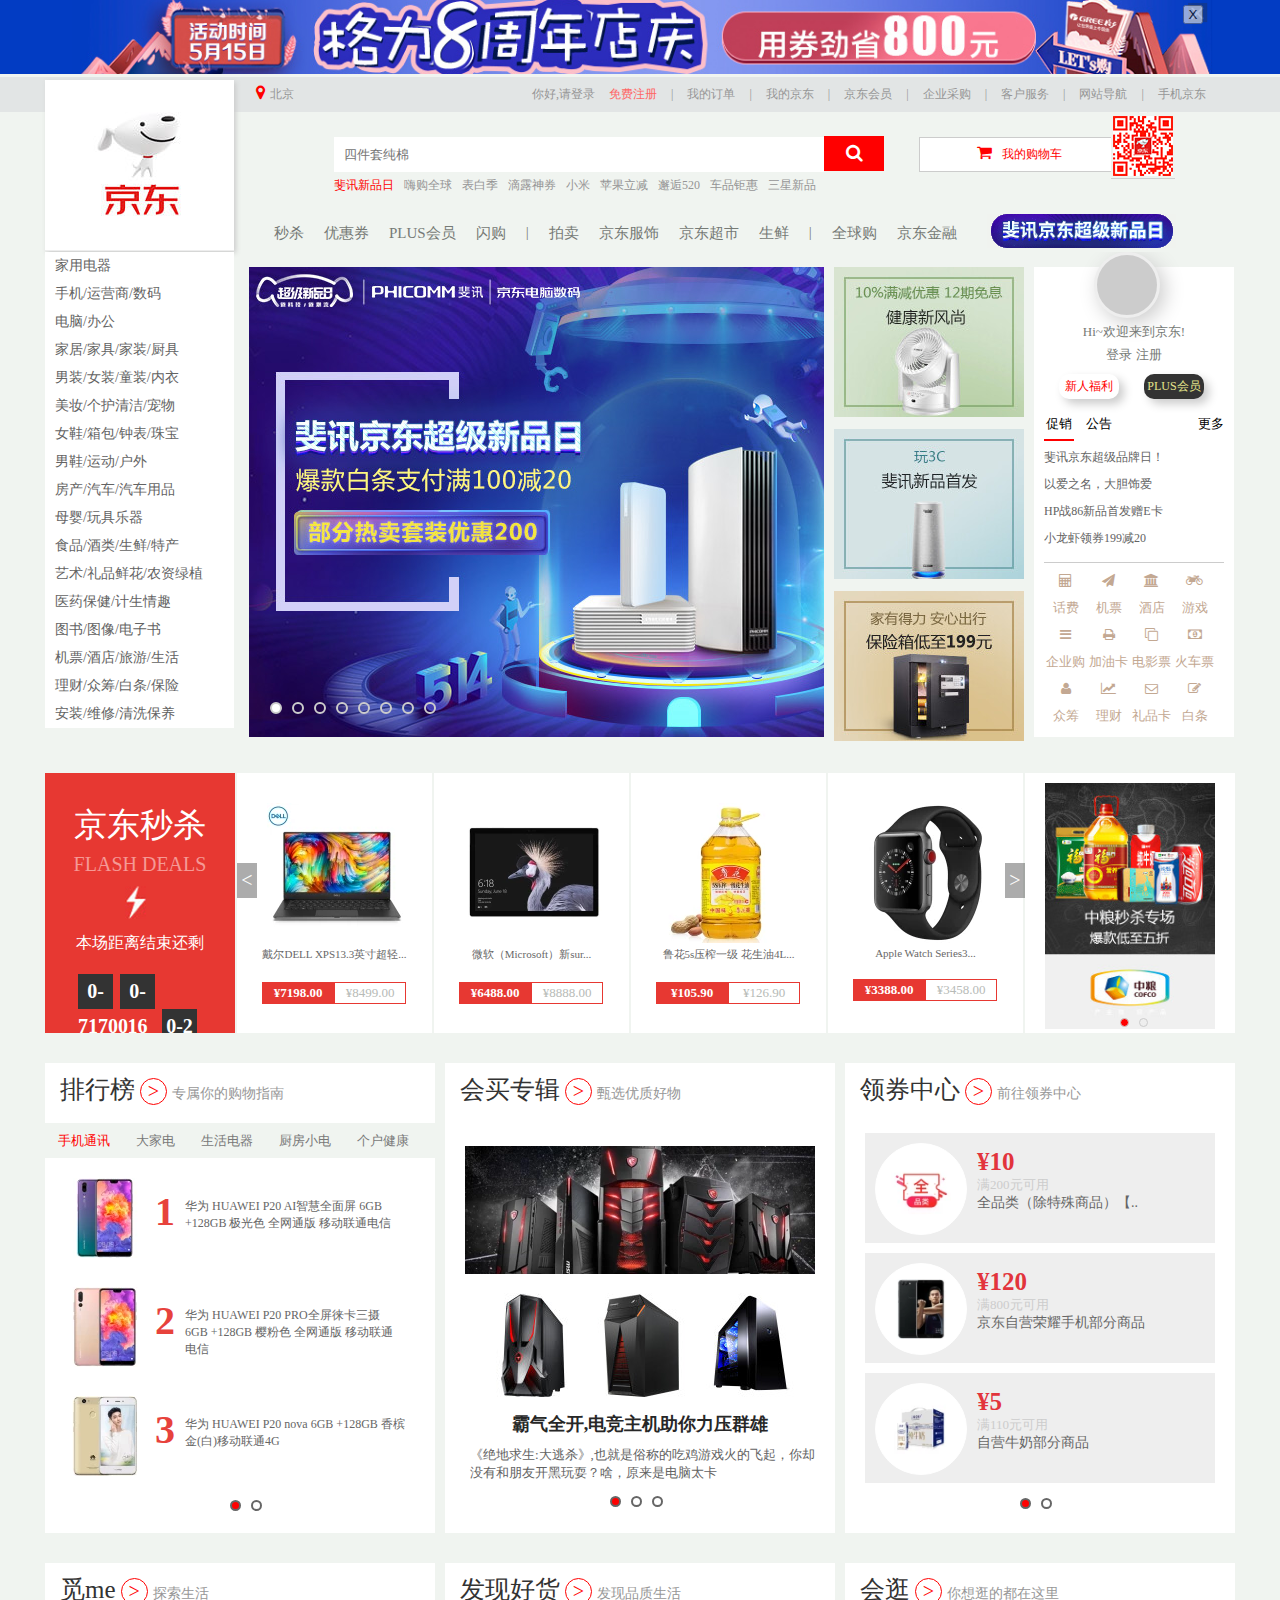
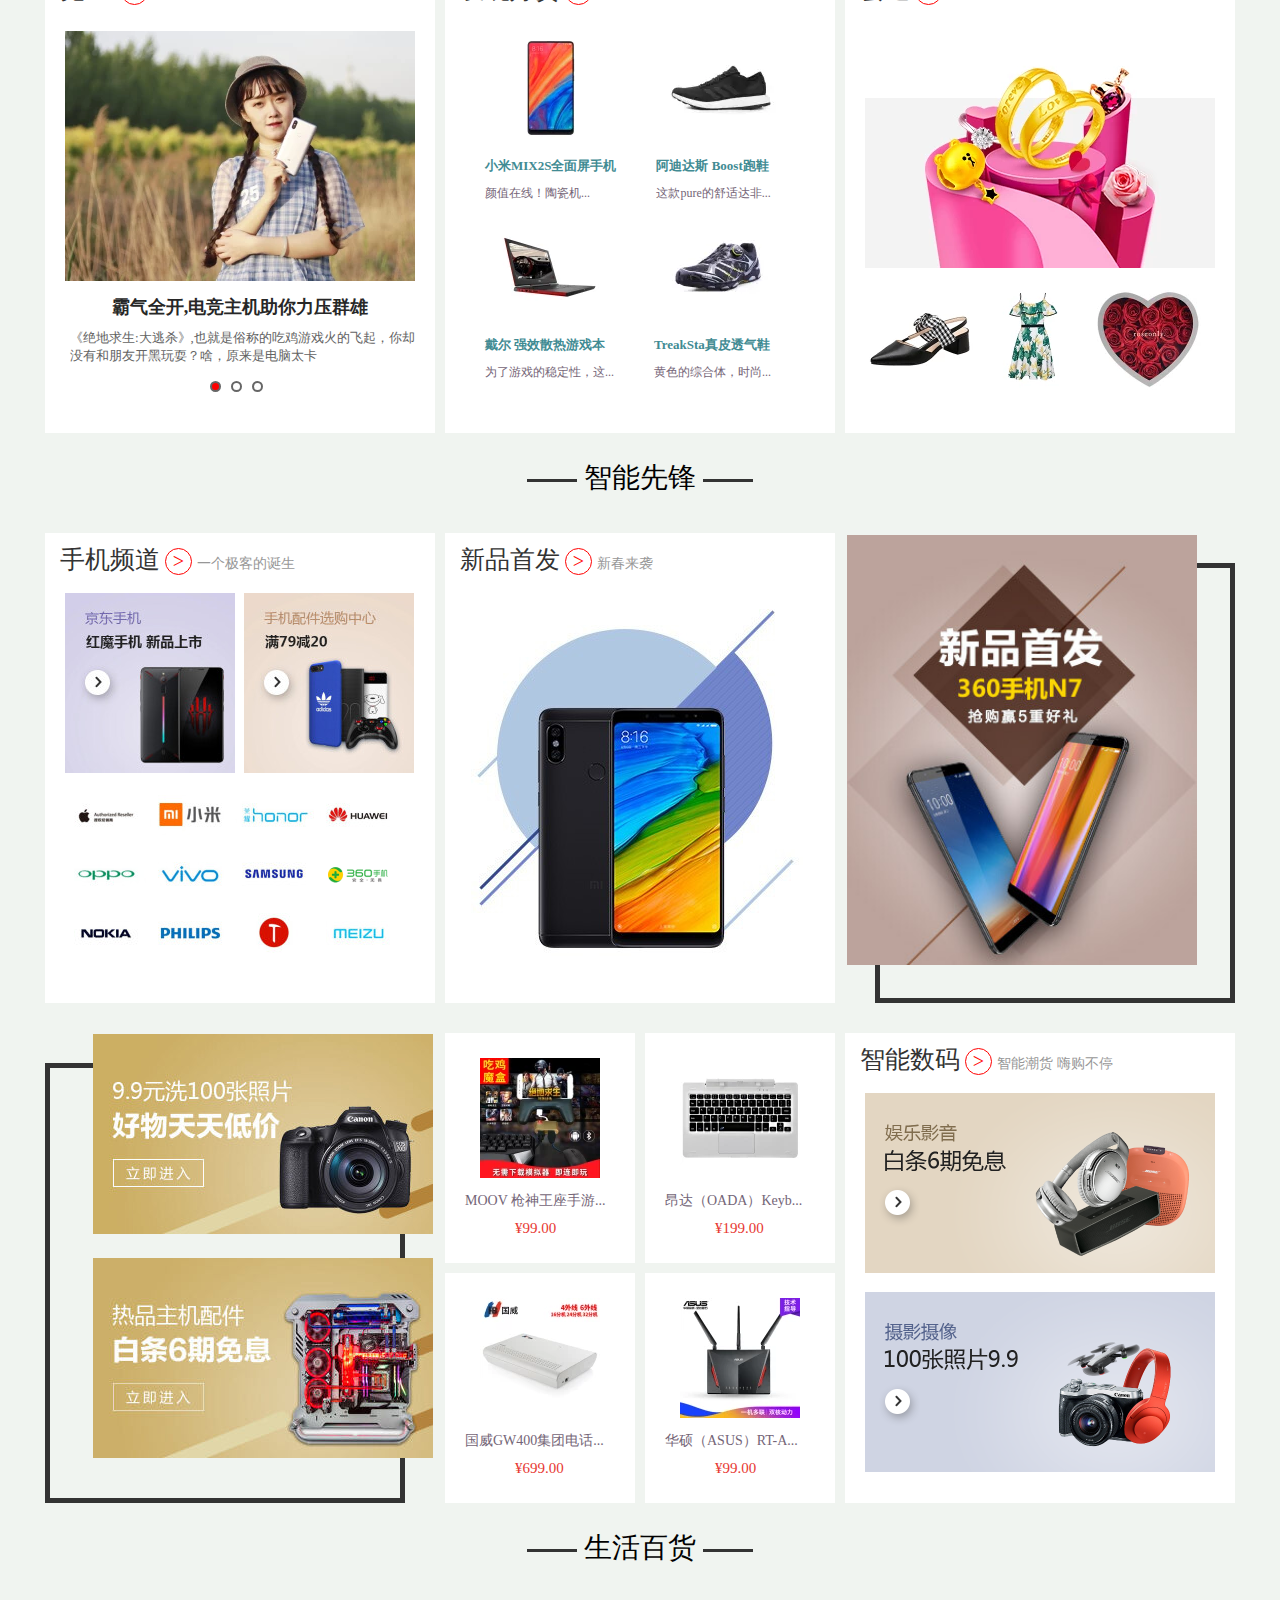
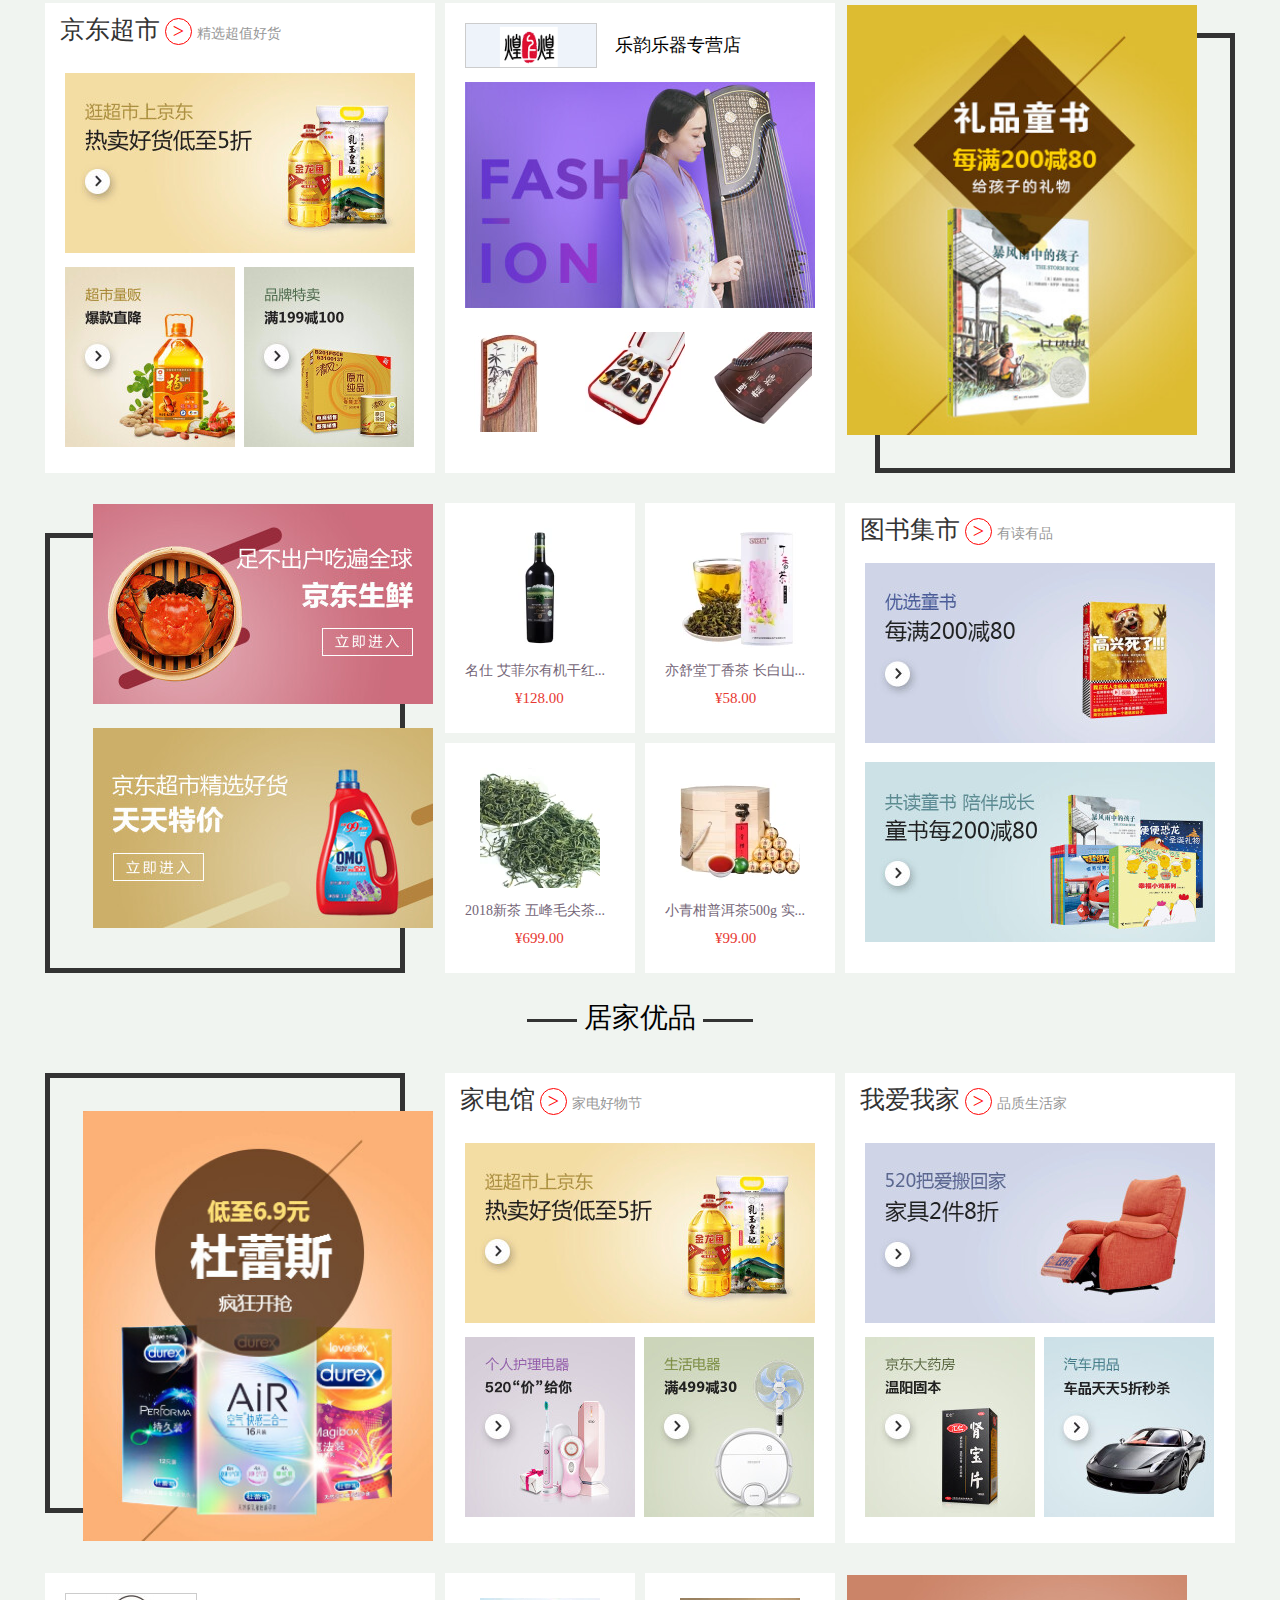
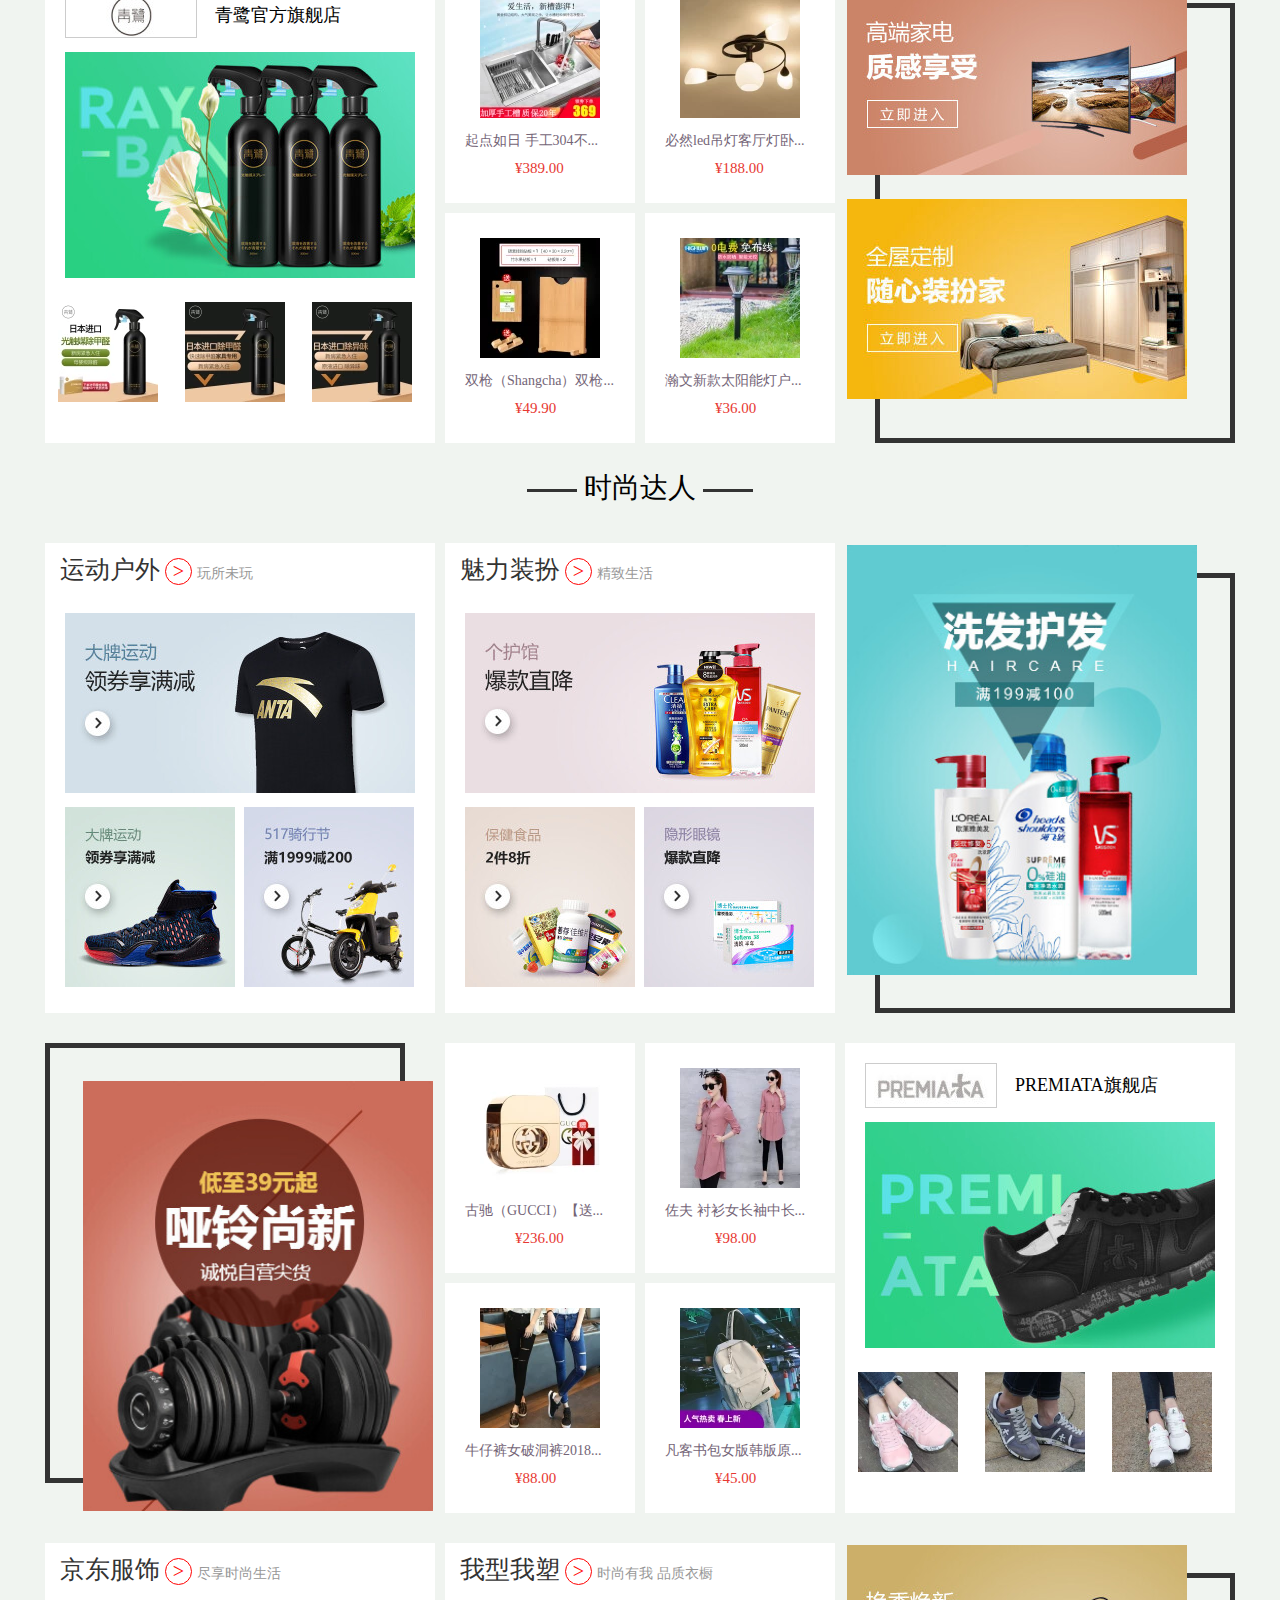
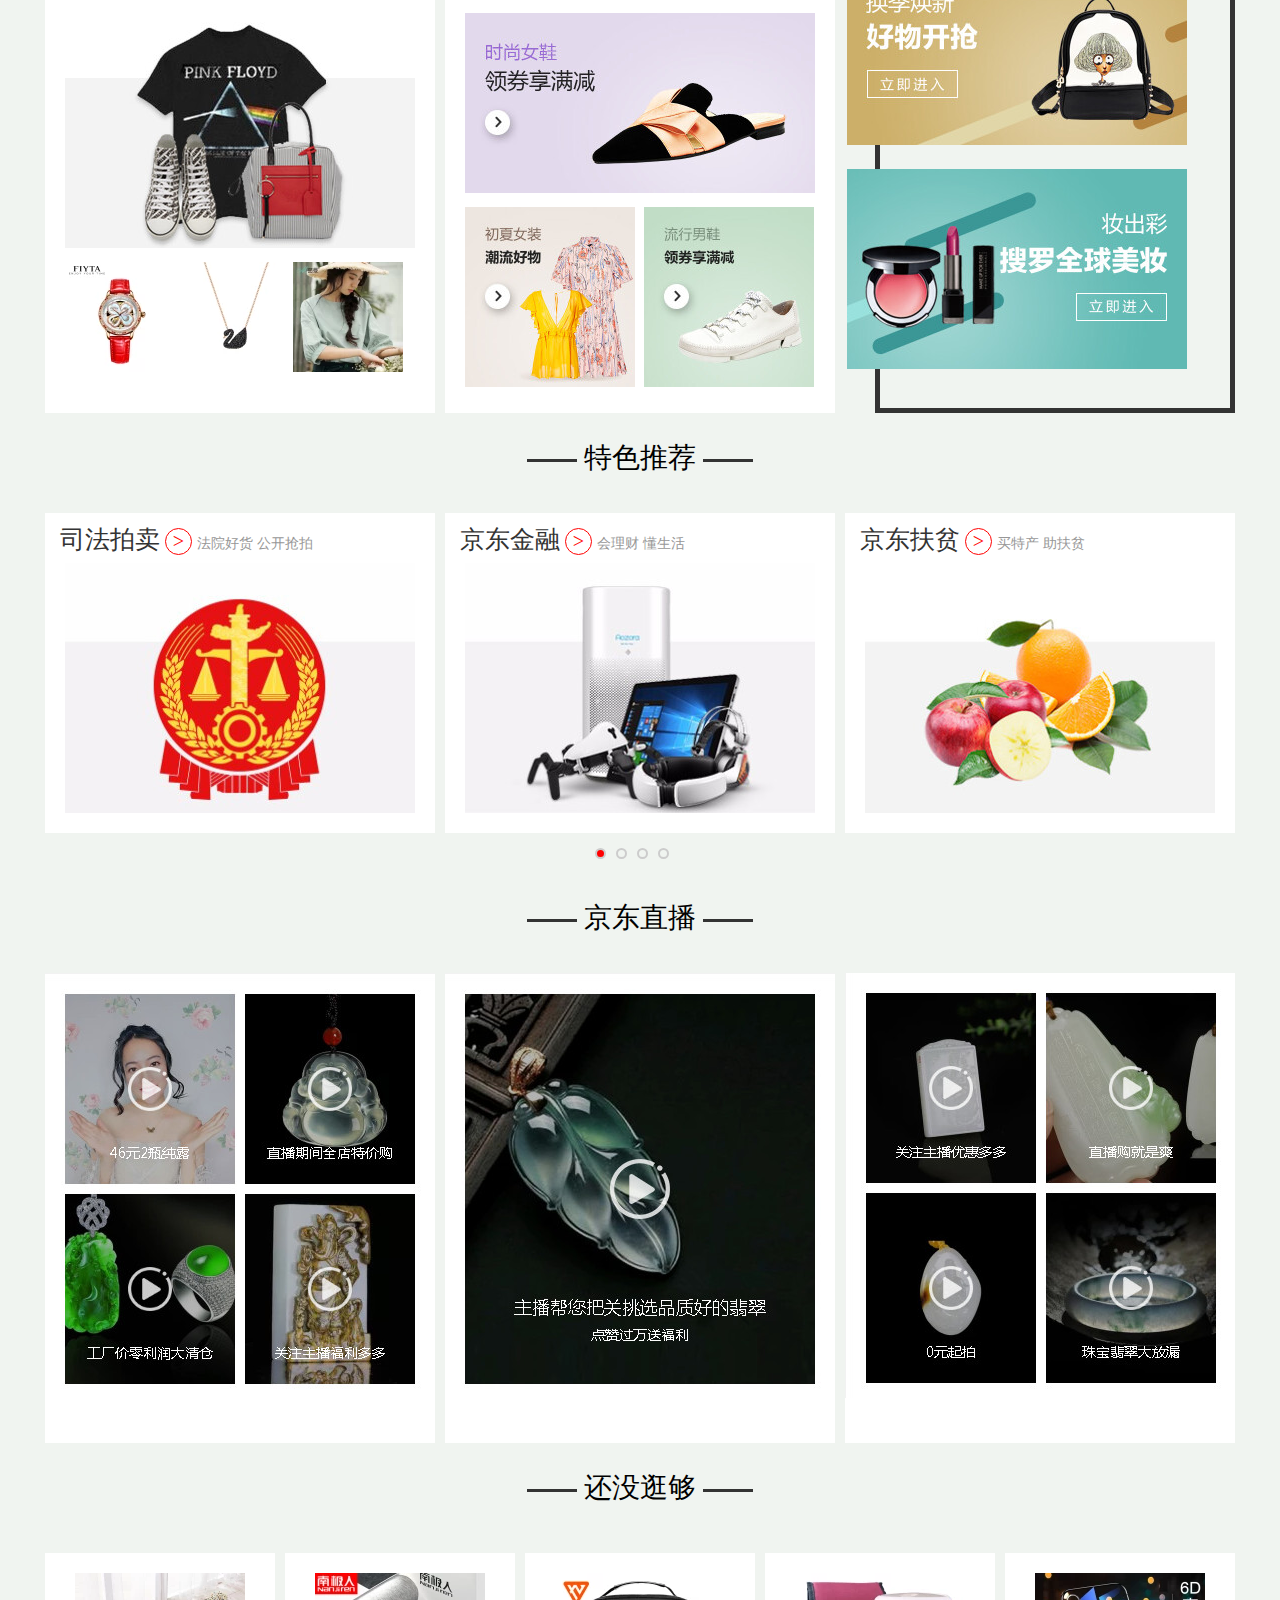
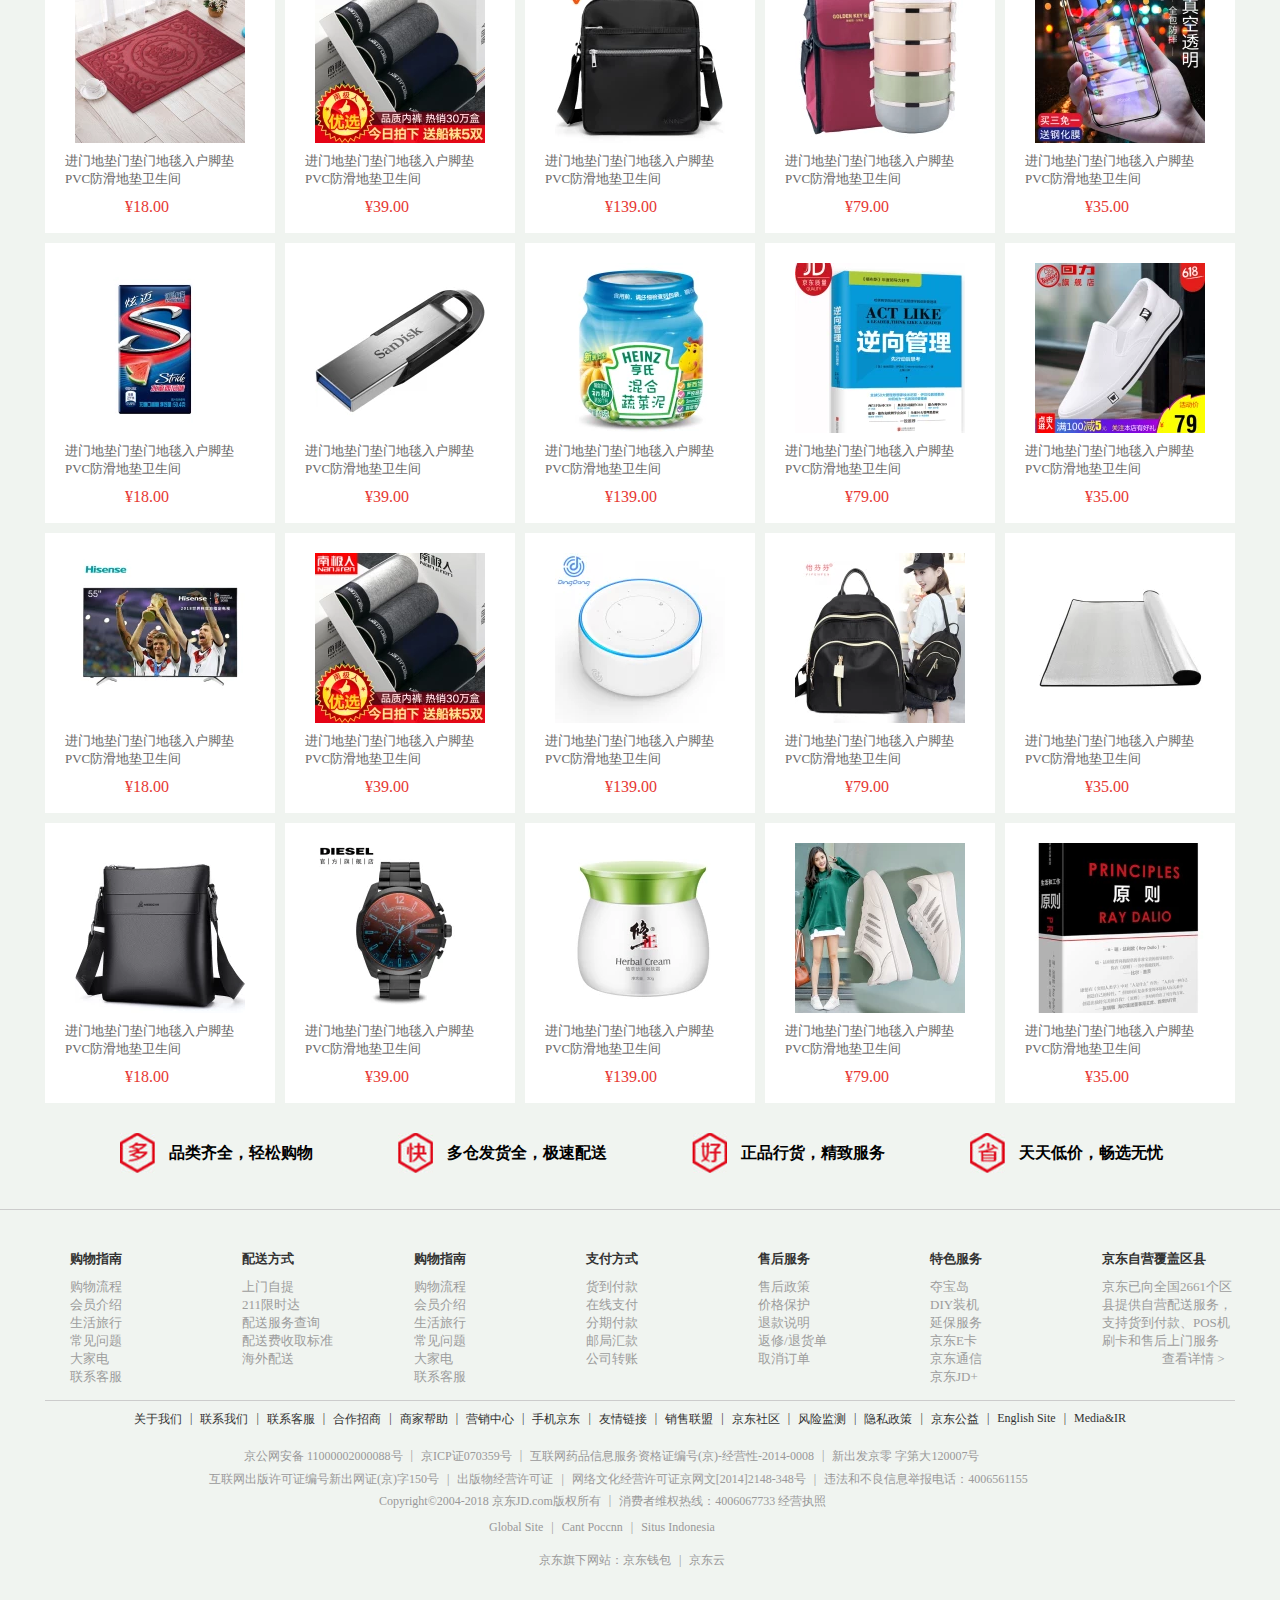
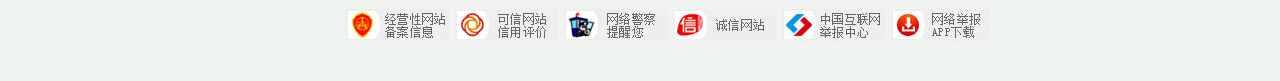
<file: index.html>
<!DOCTYPE html>
<html>
<head>
	<meta charset="utf-8">
	<title>首页</title>
	<link rel="stylesheet" type="text/css" href="css/shouye.css">
	<link rel="stylesheet" href="font-awesome-4.5.0/css/font-awesome.css">
	<script src="js/jquery-1.8.3.min.js"></script>
	<script src="js/shouye.js"></script>
</head>
<body>
	<!-- 头部开始 -->
	<div class="header">
		<img src="img/1.jpg">
		<button>X</button>
	</div>
	<div class="nav">
		<div class="w">
			<div>
				<div class="nav1"><i class="fa fa-map-marker"></i>北京
					<div class="beijing">
						<ul>
							<li id="beibei">北京</li>
							<li>山西</li>
							<li>内蒙古</li>
							<li>福建</li>
							<li>江西</li>
							<li>西藏</li>
							<li>新疆</li>
						</ul>
						<ul>
							<li>上海</li>
							<li>河南</li>
							<li>江苏</li>
							<li>湖北</li>
							<li>四川</li>
							<li>山西</li>
							<li>港澳</li>
						</ul>
						<ul>
							<li>天津</li>
							<li>辽宁</li>
							<li>山东</li>
							<li>湖南</li>
							<li>海南</li>
							<li>甘肃</li>
							<li>台湾</li>
						</ul>
						<ul>
							<li>重庆</li>
							<li>吉林</li>
							<li>安徽</li>
							<li>广东</li>
							<li>贵州</li>
							<li>青海</li>
							<li>钓鱼岛</li>
						</ul>
						<ul>
							<li>河北</li>
							<li>黑龙江</li>
							<li>浙江</li>
							<li>广西</li>
							<li>云南</li>
							<li>宁夏</li>
							<li>海外</li>
						</ul>
						<div>Available Sites</div>
					</div>
				</div>
			</div>
			<ul class="nav2">
				<li><a href="" class="bian">你好,请登录</a></li>
				<li><a href="" id="hong">免费注册</a></li>
				<li>|</li>
				<li><a href="" class="bian">我的订单</a></li>
				<li>|</li>
				<li class="jingdong"><a href="" class="bian">我的京东</a>
					<div class="dong">
						<ul>
							<li>待处理订单</li>
							<li>返修退换货</li>
							<li>降价商品</li>
							<li>我的京东</li>
							<li>我的白条</li>
						</ul>
						<ul>
							<li>消息</li>
							<li>我的问答</li>
							<li>我的关注</li>
							<li>我的优惠券</li>
							<li>我的理财</li>
						</ul>
					</div>
				</li>
				<li>|</li>
				<li><a href="" class="bian">京东会员</a></li>
				<li>|</li>
				<li><a href="" class="bian">企业采购</a></li>
				<li>|</li>
				<li><a href="">客户服务</a></li>
				<li>|</li>
				<li><a href="">网站导航</a></li>
				<li>|</li>
				<li class="shouji"><a href="">手机京东</a>
					<div class="shouji1"><img src="img/3.jpg"></div>
					<div class="shouji2"><img src="img/4.jpg"></div>
				</li>
			</ul>
		</div>
	</div>
	<div class="banner w">
		<div class="banner1"><img src="img/2.jpg"></div>
		<div class="banner2">
			<div class="banner2-1">
				<div class="banner21a">
					<input type="text" placeholder="四件套纯棉"><button><i class="fa fa-search"></i></button>
				</div>
				<div class="banner21b">
					<li id="fei">斐讯新品日</li>
					<li>嗨购全球</li>
					<li>表白季</li>
					<li>滴露神券</li>
					<li>小米</li>
					<li>苹果立减</li>
					<li>邂逅520</li>
					<li>车品钜惠</li>
					<li>三星新品</li>
				</div>
			</div>
			<div class="banner2-2">
				<i class="fa fa-shopping-cart"></i>我的购物车
				<div>购物车中还没有商品，赶紧选购吧！</div>
			</div>			
		</div>
		<div class="banner3">
			<ul>
				<li>秒杀</li>
				<li>优惠券</li>
				<li>PLUS会员</li>
				<li>闪购</li>
				<li>|</li>
				<li>拍卖</li>
				<li>京东服饰</li>
				<li>京东超市</li>
				<li>生鲜</li>
				<li>|</li>
				<li>全球购</li>
				<li>京东金融</li>
			</ul>
			<img src="img/5.jpg">
		</div>
	</div>
	<!-- 头部结束 -->
	<!-- 导航开始 -->
	<div class="menu w">
		<div class="menu1">
			<li>家用电器</li>
			<li>手机/运营商/数码</li>
			<li>电脑/办公</li>
			<li>家居/家具/家装/厨具</li>
			<li>男装/女装/童装/内衣</li>
			<li>美妆/个护清洁/宠物</li>
			<li>女鞋/箱包/钟表/珠宝</li>
			<li>男鞋/运动/户外</li>
			<li>房产/汽车/汽车用品</li>
			<li>母婴/玩具乐器</li>
			<li>食品/酒类/生鲜/特产</li>
			<li>艺术/礼品鲜花/农资绿植</li>
			<li>医药保健/计生情趣</li>
			<li>图书/图像/电子书</li>
			<li>机票/酒店/旅游/生活</li>
			<li>理财/众筹/白条/保险</li>
			<li>安装/维修/清洗保养</li>
		</div>
		<div class="menu3"> 
			<div class="left">
				<div class="menu2a">
					<div>玩3c ></div>
					<div>手机频道 ></div>
					<div>网上营业厅 ></div>
					<div>配件选购中心 ></div>
					<div>企业购 ></div>
					<div>以旧换新 ></div>
				</div>
				<div class="menu2b">
					<ul>
						<li class="laoda">手机通讯 ></li>
						<li>| 手机</li>
						<li>|</li>
						<li>游戏手机</li>
						<li>|</li>
						<li>老人机</li>
						<li>|</li>
						<li>对讲机</li>
						<li>|</li>
						<li>以旧换新</li>
						<li>|</li>
						<li>手机维修</li>
					</ul>
					<ul>
						<li class="laoda">运营商 ></li>
						<li>| 合约机</li>
						<li>|</li>
						<li>选号码</li>
						<li>|</li>
						<li>固话宽带</li>
						<li>|</li>
						<li>办套餐</li>
						<li>|</li>
						<li>充话费/流量</li>
						<li>|</li>
						<li>中国电信</li>
						<li>|</li>
						<li>中国移动</li>
						<li>|</li>
						<li>中国联通</li>
						<li>|</li>
						<li>京东通信</li>
						<li>|</li>
						<li>170选号</li>
					</ul>
					<ul>
						<li class="laoda">手机配件 ></li>
						<li>| 手机壳</li>
						<li>|</li>
						<li>贴膜</li>
						<li>|</li>
						<li>手机存储卡</li>
						<li>|</li>
						<li>数据线</li>
						<li>|</li>
						<li>充电器</li>
						<li>|</li>
						<li>无线充电器</li>
						<li>|</li>
						<li>手机耳机</li>
						<li>|</li>
						<li>创意配件</li>
						<li>|</li>
						<li>手机饰品</li>
						<li>|</li>
						<li>手机电池</li>
						<li>|</li>
					</ul>
					<ul>
						<li class="laoda">摄像摄影 ></li>
						<li>| 数码相机</li>
						<li>|</li>
						<li>单电/微单相机</li>
						<li>|</li>
						<li>单反相机</li>
						<li>|</li>
						<li>拍立得</li>
						<li>|</li>
						<li>运动相机</li>
						<li>|</li>
						<li>摄像机</li>
						<li>|</li>
						<li>镜头</li>
						<li>|</li>
						<li>户外素材</li>
						<li>|</li>
						<li>影棚素材</li>
					</ul>
					<ul>
						<li class="laoda">数码配件 ></li>
						<li>| 存储卡</li>
						<li>|</li>
						<li>三角架/云台</li>
						<li>|</li>
						<li>相机包</li>
						<li>|</li>
						<li>滤镜</li>
						<li>|</li>
						<li>闪光灯</li>
						<li>|</li>
						<li>手柄</li>
					</ul>
					<ul>
						<li class="laoda">影音娱乐 ></li>
						<li>| 耳机/耳麦</li>
						<li>|</li>
						<li>音箱/音响</li>
						<li>|</li>
						<li>智能音箱</li>
						<li>|</li>
						<li>便携/无线音箱</li>
						<li>|</li>
						<li>收音机</li>
						<li>|</li>
						<li>麦克风</li>
						<li>|</li>
						<li>MP3/MP4</li>
						<li>|</li>
						<li>专业音频</li>
					</ul>
				</div>
			</div>
			<div class="right">
				<div class="right1">
					<img src="img/16.jpg">
					<img src="img/17.jpg">
					<img src="img/18.jpg">
					<img src="img/19.jpg">
					<img class="tebie" src="img/20.jpg">
					<img class="tebie" src="img/21.jpg">
					<img class="tebie" src="img/22.jpg">
					<img class="tebie" src="img/23.jpg">
				</div>
				<div class="right2">
					<img src="img/24.jpg">
				</div>
				<div class="right2">
					<img class="tebie1" src="img/25.jpg">
				</div>
			</div>
		</div>
		<div class="menu2"> 
			<div class="left">
				<div class="menu2a">
					<div>家电馆 ></div>
					<div>乡镇专卖店 ></div>
					<div>家电服务 ></div>
					<div>家电企业购 ></div>
					<div>商用电器 ></div>
				</div>
				<div class="menu2b">
					<ul>
						<li class="laoda">电视 ></li>
						<li>| 曲面电视</li>
						<li>|</li>
						<li>超薄电视</li>
						<li>|</li>
						<li>HDR电视</li>
						<li>|</li>
						<li>OLED电视</li>
						<li>|</li>
						<li>4K超清电视</li>
						<li>|</li>
						<li>人工智能电视</li>
						<li>|</li>
						<li>55英寸</li>
						<li>|</li>
						<li>65英寸</li>
						<li>|</li>
						<li>电视配件</li>
					</ul>
					<ul>
						<li class="laoda">空调 ></li>
						<li>| 壁挂式空调</li>
						<li>|</li>
						<li>柜式空调</li>
						<li>|</li>
						<li>中央空调</li>
						<li>|</li>
						<li>节能空调</li>
						<li>|</li>
						<li>智能空调</li>
						<li>|</li>
						<li>变频空调</li>
						<li>|</li>
						<li>以旧换新</li>
						<li>|</li>
						<li>空调配件</li>
					</ul>
					<ul>
						<li class="laoda">洗衣机 ></li>
						<li>| 滚筒洗衣机</li>
						<li>|</li>
						<li>洗烘一体机</li>
						<li>|</li>
						<li>波轮洗衣机</li>
						<li>|</li>
						<li>迷你洗衣机</li>
						<li>|</li>
						<li>烘干机</li>
						<li>|</li>
						<li>洗衣机配件</li>
					</ul>
					<ul>
						<li class="laoda">冰箱 ></li>
						<li>| 多门</li>
						<li>|</li>
						<li>对开门</li>
						<li>|</li>
						<li>三门</li>
						<li>|</li>
						<li>双门</li>
						<li>|</li>
						<li>冷柜/冰吧</li>
						<li>|</li>
						<li>酒柜</li>
						<li>|</li>
						<li>冰箱配件</li>
					</ul>
					<ul>
						<li class="laoda">厨卫大电 ></li>
						<li>| 油烟机</li>
						<li>|</li>
						<li>燃气灶</li>
						<li>|</li>
						<li>烟灶套装</li>
						<li>|</li>
						<li>集成灶</li>
						<li>|</li>
						<li>消毒柜</li>
						<li>|</li>
						<li>洗碗机</li>
						<li>|</li>
						<li>电热水器</li>
						<li>|</li>
						<li>燃气热水器</li>
						<li>|</li>
						<li>嵌入式厨电</li>
						<li>|</li>
						<li>商用厨房电器</li>
					</ul>
					<ul>
						<li class="laoda">厨房小电 ></li>
						<li>| 破壁机</li>
						<li>|</li>
						<li>电烤箱</li>
						<li>|</li>
						<li>电饭煲</li>
						<li>|</li>
						<li>电压力锅</li>
						<li>|</li>
						<li>咖啡机</li>
						<li>|</li>
						<li>豆浆机</li>
						<li>|</li>
						<li>料理机</li>
						<li>|</li>
						<li>电炖锅</li>
						<li>|</li>
						<li>电饼铛</li>
					</ul>
				</div>
			</div>
			<div class="right">
				<div class="right1">
					<img src="img/6.jpg">
					<img src="img/7.jpg">
					<img src="img/8.jpg">
					<img src="img/9.jpg">
					<img src="img/10.jpg">
					<img src="img/11.jpg">
					<img src="img/12.jpg">
					<img src="img/13.jpg">
				</div>
				<div class="right2">
					<img src="img/14.jpg">
				</div>
				<div class="right2">
					<img src="img/15.jpg">
				</div>
			</div>
		</div>
		<div class="menu4">
			<ul class="tutu">
				<li class="tutu1"><img src="img/26.jpg"></li>
				<li><img src="img/27.jpg"></li>
				<li><img src="img/28.jpg"></li>
				<li><img src="img/29.jpg"></li>
				<li><img src="img/30.jpg"></li>
				<li><img src="img/31.jpg"></li>
				<li><img src="img/32.jpg"></li>
				<li><img src="img/33.jpg"></li>
			</ul>
			<ul class="num">
				<li style="background:#fff"></li>
				<li></li>
				<li></li>
				<li></li>
				<li></li>
				<li></li>
				<li></li>
				<li></li>
			</ul>
			<div class="zuo"><</div>
			<div class="you">></div>
		</div>
		<div class="menu5">
			<div><img src="img/34.jpg"></div>
			<div><img src="img/35.jpg"></div>
			<div><img src="img/36.jpg"></div>
		</div>
		<div class="menu6">
			<div class="menu6a">
				<div></div>
				<p>Hi~欢迎来到京东!</p>
				<p>登录 注册</p>
				<span class="span1">新人福利</span><span class="span2">PLUS会员</span>
			</div>
			<div class="menu6b">
				<div class="menu6b1">
					<ul>
						<li class="selected">促销</li>
						<li>公告</li>
					</ul>
					<span>更多</span>
				</div>
				<div class="menu6b2">
					<div>
						<li>斐讯京东超级品牌日！</li>
						<li>以爱之名，大胆饰爱</li>
						<li>HP战86新品首发赠E卡</li>
						<li>小龙虾领券199减20</li>
					</div>
					<div class="hide">
						<li>京东PLUS会员权益更新及会..</li>
						<li>京东启用全新客服电话"95..</li>
						<li>关于召回普利司通(天津)..</li>
						<li>京东物流推出配送员统一外..</li>
					</div>
				</div>
				<div class="menu6b3">
					<ul>
						<li><i class="fa fa-calculator"></i></li>
						<li>话费</li>
						<li><i class="fa fa-bars"></i></li>
						<li>企业购</li>
						<li><i class="fa fa-user"></i></li>
						<li>众筹</li>
					</ul>
					<ul>
						<li><i class="fa fa-send"></i></li>
						<li>机票</li>
						<li><i class="fa fa-print"></i></li>
						<li>加油卡</li>
						<li><i class="fa fa-line-chart"></i></li>
						<li>理财</li>
					</ul>
					<ul>
						<li><i class="fa fa-institution"></i></li>
						<li>酒店</li>
						<li><i class="fa fa-clone"></i></li>
						<li>电影票</li>
						<li><i class="fa fa-envelope-o"></i></li>
						<li>礼品卡</li>
					</ul>
					<ul>
						<li><i class="fa fa-motorcycle"></i></li>
						<li>游戏</li>
						<li><i class="fa fa-money"></i></li>
						<li>火车票</li>
						<li><i class="fa fa-pencil-square-o"></i></li>
						<li>白条</li>
					</ul>
				</div>
			</div>
		</div>
	</div>
	<!-- 导航结束 -->
	<div class="miaosha w">
		<div class="miaosha1">
			<div class="miao1">京东秒杀</div>
			<div class="miao2">FLASH DEALS</div>
			<div class="miao3"><img src="img/37.jpg"></div>
			<div class="miao4">本场距离结束还剩</div>
			<div class="miao5">
				<span></span>
				<span></span>
				<span></span>
			</div>
		</div>
		<div class="miaosha2">
			<div class="run">
				<div class="run1">
					<div class="run2"><img src="img/38.jpg"></div>
					<div class="run3">戴尔DELL XPS13.3英寸超轻...</div>
					<div class="run4"><span>&yen;7198.00</span><span><del>&yen;8499.00</del></span></div>
				</div>
				<div>
					<div class="run2"><img src="img/39.jpg"></div>
					<div class="run3">微软（Microsoft）新sur...</div>
					<div class="run4"><span>&yen;6488.00</span><span><del>&yen;8888.00</del></span></div>
				</div>
				<div>
					<div class="run2"><img src="img/40.jpg"></div>
					<div class="run3">鲁花5s压榨一级 花生油4L...</div>
					<div class="run4"><span>&yen;105.90</span><span><del>&yen;126.90</del></span></div>
				</div>
				<div>
					<div class="run2"><img src="img/41.jpg"></div>
					<div class="run3">Apple Watch Series3...</div>
					<div class="run4"><span>&yen;3388.00</span><span><del>&yen;3458.00</del></span></div>
				</div>
				<div class="run1">
					<div class="run2"><img src="img/42.jpg"></div>
					<div class="run3">戴尔DELL XPS13.3英寸超轻...</div>
					<div class="run4"><span>&yen;7198.00</span><span><del>&yen;8499.00</del></span></div>
				</div>
				<div>
					<div class="run2"><img src="img/43.jpg"></div>
					<div class="run3">微软（Microsoft）新sur...</div>
					<div class="run4"><span>&yen;6488.00</span><span><del>&yen;8888.00</del></span></div>
				</div>
				<div>
					<div class="run2"><img src="img/44.jpg"></div>
					<div class="run3">鲁花5s压榨一级 花生油4L...</div>
					<div class="run4"><span>&yen;105.90</span><span><del>&yen;126.90</del></span></div>
				</div>
				<div>
					<div class="run2"><img src="img/45.jpg"></div>
					<div class="run3">Apple Watch Series3...</div>
					<div class="run4"><span>&yen;3388.00</span><span><del>&yen;3458.00</del></span></div>
				</div>
			</div>
			<div class="le"><</div>
			<div class="rg">></div> 
		</div> 
		<div class="miaosha3">
			<div class="shatu">
				<li style="display:block;"><img src="img/46.jpg"></li>
				<li><img src="img/47.jpg"></li>
			</div>
			<div class="shabiao">
				<li style="background:#f00"></li>
				<li></li>
			</div>
		</div>
	</div>
	<!-- 主体开始 -->
	<div class="main w">
		<div class="main-left">
			<div class="paihang">
				<span>排行榜</span><span>></span><span>专属你的购物指南</span>
			</div>
			<div class="one1">
				<li class="one1ed">手机通讯</li>
				<li>大家电</li>
				<li>生活电器</li>
				<li>厨房小电</li>
				<li>个户健康</li>
			</div>
			<div class="one2">
				<div class="one2a">
					<div class="a2">
						<div><img src="img/48.jpg"></div>
						<div>1</div>
						<div>华为 HUAWEI P20 AI智慧全面屏 6GB +128GB 极光色 全网通版 移动联通电信</div>
					</div>
					<div class="a2">
						<div><img src="img/49.jpg"></div>
						<div>2</div>
						<div>华为 HUAWEI P20 PRO全屏徕卡三摄 6GB +128GB 樱粉色 全网通版 移动联通电信</div>
					</div>
					<div class="a2">
						<div><img src="img/50.jpg"></div>
						<div>3</div>
						<div>华为 HUAWEI P20 nova 6GB +128GB 香槟金(白)移动联通4G</div>
					</div>					
				</div>
				<div class="one2b one2bed">
					<div class="a2">
						<div><img src="img/51.jpg"></div>
						<div>1</div>
						<div>小米（MI）电视32英寸 智能WiFi网络 高清液晶 平板电视机(黑色)4A L32M5</div>
					</div>
					<div class="a2">
						<div><img src="img/52.jpg"></div>
						<div>2</div>
						<div>暴风AI电视4 40x 40英寸全高清互联网平板液晶显示网络电视机wifi（黑色）</div>
					</div>
					<div class="a2">
						<div><img src="img/53.jpg"></div>
						<div>3</div>
						<div>奥克斯（AUX）正1.5匹 冷暖 定速 空调挂机(KFR-35GW/NFW+3)</div>
					</div>					
				</div>
				<div class="one2c one2bed">
					<div class="a2">
						<div><img src="img/54.jpg"></div>
						<div>1</div>
						<div>奥克斯（AUX）FS-40-A1613 电风扇/酷黑五扇叶落地扇</div>
					</div>
					<div class="a2">
						<div><img src="img/55.jpg"></div>
						<div>2</div>
						<div>美的（midea）FZ10-15BRW 遥控塔扇/电风扇/无叶风扇</div>
					</div>
					<div class="a2">
						<div><img src="img/56.jpg"></div>
						<div>3</div>
						<div>KARCHER卡赫 蒸汽拖把拖地机 蒸汽清洁机 杀菌除螨去污垢 德国凯驰集团CTK10</div>
					</div>					
				</div>
				<div class="one2d one2bed">
					<div class="a2">
						<div><img src="img/57.jpg"></div>
						<div>1</div>
						<div>九阳（Joyoung）电炖锅 4L 紫砂内胆 家用养生 快慢煲 预约 定时JYZS-K423</div>
					</div>
					<div class="a2">
						<div><img src="img/58.jpg"></div>
						<div>2</div>
						<div>美的（Midea）电饼铛 360°转盘加热 旋钮操控 精准控温 五档火力 21升</div>
					</div>
					<div class="a2">
						<div><img src="img/59.jpg"></div>
						<div>3</div>
						<div>苏泊尔（SUPOR）电饭煲电饭锅4L容量球釜内胆拉丝不锈钢机身CFXB40FC9033Q-75</div>
					</div>					
				</div>
				<div class="one2e one2bed">
					<div class="a2">
						<div><img src="img/60.jpg"></div>
						<div>1</div>
						<div>沙宣（VS）VST93507CN 电气石万用发梳</div>
					</div>
					<div class="a2">
						<div><img src="img/61.jpg"></div>
						<div>2</div>
						<div>飞科(FLYCO)FS372全身水洗电动剃须刀刮胡须刀</div>
					</div>
					<div class="a2">
						<div><img src="img/62.jpg"></div>
						<div>3</div>
						<div>飞利浦（PHILIPS）电动牙刷HX6730/02成人充电式声波震动牙刷雾白</div>
					</div>					
				</div>
			</div>
			<div class="a3">
				<li style="background:#f00"></li>
				<li></li>
			</div>
		</div>
		<div class="main-middle">
			<div class="paihang">
				<span>会买专辑</span><span>></span><span>甄选优质好物</span>
			</div>
			<div class="lunbo">
				<ul class="lunzhu">
					<li>
						<div style="display:block;">
							<div><img src="img/63.jpg"></div>
							<div>
								<img src="img/64.jpg">
								<img src="img/65.jpg">
								<img src="img/66.jpg">
							</div>
							<div>霸气全开,电竞主机助你力压群雄</div>
							<div>  《绝地求生:大逃杀》,也就是俗称的吃鸡游戏火的飞起，你却没有和朋友开黑玩耍？啥，原来是电脑太卡</div>
						</div>
					</li>
					<li>
						<div>
							<div><img src="img/67.jpg"></div>
							<div>
								<img src="img/68.jpg">
								<img src="img/69.jpg">
								<img src="img/70.jpg">
							</div>
							<div>仿真人按摩器，直击穴位舒心解乏</div>
							<div>对于很多久坐上班族来说，长时间盯着电脑看，一天下来很容易就会浑身上下脖子疼</div>
						</div>
					</li>
					<li>
						<div>
							<div><img src="img/71.jpg"></div>
							<div>
								<img src="img/72.jpg">
								<img src="img/73.jpg">
								<img src="img/74.jpg">
							</div>
							<div>温暖一“杯”子，夏季饮水莫贪凉</div>
							<div>很多人以为过了冬天以后就不需要手里捧着保温杯了，其实在炎热的夏季，多喝热水才是正解</div>
						</div>
					</li>
				</ul>
				<ul class="lunnum">
					<li style="background:#f00"></li>
					<li></li>
					<li></li>
				</ul>
				<div class="lunzuo"></div>
				<div class="lunyou"></div>
			</div>
		</div>
		<div class="main-right">
			<div class="paihang">
				<span>领券中心</span><span>></span><span>前往领券中心</span>
			</div>
			<div class="mright">
				<div class="mright1"><img src="img/75.jpg"></div>
				<div class="mright2">
					<div>&yen;10</div>
					<div>满200元可用</div>
					<div>全品类（除特殊商品）【..</div>
				</div>
			</div>
			<div class="mright">
				<div class="mright1"><img src="img/76.jpg"></div>
				<div class="mright2">
					<div>&yen;120</div>
					<div>满800元可用</div>
					<div>京东自营荣耀手机部分商品</div>
				</div>
			</div>
			<div class="mright">
				<div class="mright1"><img src="img/77.jpg"></div>
				<div class="mright2">
					<div>&yen;5</div>
					<div>满110元可用</div>
					<div>自营牛奶部分商品</div>
				</div>
			</div>
			<ul class="mnum">
				<li></li>
				<li></li>
			</ul>
		</div> 
	</div>
	<div class="main w">
		<div class="main-left">
			<div class="paihang">
				<span>觅me</span><span>></span><span>探索生活</span>
			</div>
			<div class="lunbo2">
				<ul class="lunzhu2">
					<li>
						<div style="display:block;">
							<div><img src="img/78.jpg"></div>
							<div>霸气全开,电竞主机助你力压群雄</div>
							<div>  《绝地求生:大逃杀》,也就是俗称的吃鸡游戏火的飞起，你却没有和朋友开黑玩耍？啥，原来是电脑太卡</div>
						</div>
					</li>
					<li>
						<div>
							<div><img src="img/79.jpg"></div>
							<div>仿真人按摩器，直击穴位舒心解乏</div>
							<div>对于很多久坐上班族来说，长时间盯着电脑看，一天下来很容易就会浑身上下脖子疼</div>
						</div>
					</li>
					<li>
						<div>
							<div><img src="img/80.jpg"></div>
							<div>温暖一“杯”子，夏季饮水莫贪凉</div>
							<div>很多人以为过了冬天以后就不需要手里捧着保温杯了，其实在炎热的夏季，多喝热水才是正解</div>
						</div>
					</li>
				</ul>
				<ul class="lunnum2">
					<li style="background:#f00"></li>
					<li></li>
					<li></li>
				</ul>
				<div class="lunzuo"></div>
				<div class="lunyou"></div>
			</div>
		</div>
		<div class="main-middle">
			<div class="paihang">
				<span>发现好货</span><span>></span><span>发现品质生活</span>
			</div>
			<div class="gefour">
				<div class="gefour1">
					<div><img src="img/81.jpg"></div>
					<div>小米MIX2S全面屏手机</div>
					<div>颜值在线！陶瓷机...</div>
				</div>
				<div class="gefour1">
					<div><img src="img/82.jpg"></div>
					<div>阿迪达斯 Boost跑鞋</div>
					<div>这款pure的舒适达非...</div>
				</div>
				<div class="gefour1">
					<div><img src="img/83.jpg"></div>
					<div>戴尔 强效散热游戏本</div>
					<div>为了游戏的稳定性，这...</div>
				</div>
				<div class="gefour1">
					<div><img src="img/84.jpg"></div>
					<div>TreakSta真皮透气鞋</div>
					<div>黄色的综合体，时尚...</div>
				</div>
			</div>
		</div>
		<div class="main-right">
			<div class="paihang">
				<span>会逛</span><span>></span><span>你想逛的都在这里</span>
			</div>
			<div class="guang1"><img src="img/85.jpg"></div>
			<div class="guang2">
				<img src="img/86.jpg">
				<img src="img/87.jpg">
				<img src="img/88.jpg">
			</div>
		</div>
	</div>
	<div class="title w">
		<span></span> 智能先锋 <span></span>
	</div>
	<div class="main w">
		<div class="main-left">
			<div class="paihang">
				<span>手机频道</span><span>></span><span>一个极客的诞生</span>
			</div>
			<div class="hot">
				<img src="img/89.jpg">
				<img src="img/90.jpg">
			</div>
			<div class="cool">
				<img src="img/91.jpg">
				<img src="img/92.jpg">
				<img src="img/93.jpg">
				<img src="img/94.jpg">
				<img src="img/95.jpg">
				<img src="img/96.jpg">
				<img src="img/97.jpg">
				<img src="img/98.jpg">
				<img src="img/99.jpg">
				<img src="img/100.jpg">
				<img src="img/101.jpg">
				<img src="img/102.jpg">
			</div>
		</div>
		<div class="main-middle">
			<div class="paihang">
				<span>新品首发</span><span>></span><span>新春来袭</span>
			</div>
			<div class="haotu">
				<img src="img/103.jpg">
			</div>
		</div>
		<div class="main-right bgg">
			<div class="kuang">
				<img src="img/104.jpg">
			</div>
		</div>
	</div>
	<div class="main w">
		<div class="main-left bgg">
			<div class="kuang2">
				<div>
					<img src="img/105.jpg">
					<img src="img/106.jpg">
				</div>
			</div>
		</div>
		<div class="main-middle fourtu bgg">
			<div>
				<div><img src="img/107.jpg"></div>
				<div>MOOV 枪神王座手游...</div>
				<div>&yen;99.00</div>
			</div>
			<div>
				<div><img src="img/108.jpg"></div>
				<div>昂达（OADA）Keyb...</div>
				<div>&yen;199.00</div>
			</div>
			<div>
				<div><img src="img/109.jpg"></div>
				<div>国威GW400集团电话...</div>
				<div>&yen;699.00</div>
			</div>
			<div>
				<div><img src="img/110.jpg"></div>
				<div>华硕（ASUS）RT-A...</div>
				<div>&yen;99.00</div>
			</div>
		</div>
		<div class="main-right">
			<div class="paihang">
				<span>智能数码</span><span>></span><span>智能潮货 嗨购不停</span>
			</div>
			<div class="twotu"><img src="img/111.jpg"></div>
			<div class="twotu"><img src="img/112.jpg"></div>
		</div>
	</div>
	<div class="title w">
		<span></span> 生活百货 <span></span>
	</div>
	<div class="main w">
		<div class="main-left">
			<div class="paihang">
				<span>京东超市</span><span>></span><span>精选超值好货</span>
			</div>
			<div class="threetu1"><img src="img/113.jpg"></div>
			<div class="threetu2">
				<img src="img/114.jpg">
				<img src="img/115.jpg">
			</div>
		</div>
		<div class="main-middle">
			<div class="wentu1">
				<img src="img/116.jpg">
				<span>乐韵乐器专营店</span>
			</div>
			<div class="wentu2">
				<img src="img/117.jpg">
			</div>
			<div class="wentu3">
				<img src="img/118.jpg">
				<img src="img/119.jpg">
				<img src="img/120.jpg">
			</div>
		</div>
		<div class="main-right bgg">
			<div class="kuang">
				<img src="img/121.jpg">
			</div>
		</div>
	</div>
	<div class="main w">
		<div class="main-left bgg">
			<div class="kuang2">
				<div>
					<img src="img/122.jpg">
					<img src="img/123.jpg">
				</div>
			</div>
		</div>
		<div class="main-middle fourtu bgg">
			<div>
				<div><img src="img/124.jpg"></div>
				<div>名仕 艾菲尔有机干红...</div>
				<div>&yen;128.00</div>
			</div>
			<div>
				<div><img src="img/125.jpg"></div>
				<div>亦舒堂丁香茶 长白山...</div>
				<div>&yen;58.00</div>
			</div>
			<div>
				<div><img src="img/126.jpg"></div>
				<div>2018新茶 五峰毛尖茶...</div>
				<div>&yen;699.00</div>
			</div>
			<div>
				<div><img src="img/127.jpg"></div>
				<div>小青柑普洱茶500g 实...</div>
				<div>&yen;99.00</div>
			</div>
		</div>
		<div class="main-right">
			<div class="paihang">
				<span>图书集市</span><span>></span><span>有读有品</span>
			</div>
			<div class="twotu"><img src="img/128.jpg"></div>
			<div class="twotu"><img src="img/129.jpg"></div>
		</div>
	</div>
	<div class="title w">
		<span></span> 居家优品 <span></span>
	</div>
	<div class="main w">
		<div class="main-left bgg">
			<div class="kuang3">
				<img src="img/130.jpg">
			</div>
		</div>
		<div class="main-middle">
			<div class="paihang">
				<span>家电馆</span><span>></span><span>家电好物节</span>
			</div>
			<div class="threetu1"><img src="img/113.jpg"></div>
			<div class="threetu2">
				<img src="img/132.jpg">
				<img src="img/133.jpg">
			</div>
		</div>
		<div class="main-right">
			<div class="paihang">
				<span>我爱我家</span><span>></span><span>品质生活家</span>
			</div>
			<div class="threetu1"><img src="img/134.jpg"></div>
			<div class="threetu2">
				<img src="img/135.jpg">
				<img src="img/136.jpg">
			</div>
		</div>
	</div>
	<div class="main w">
		<div class="main-left">
			<div class="wentu1">
				<img src="img/137.jpg">
				<span>青鹭官方旗舰店</span>
			</div>
			<div class="wentu2">
				<img src="img/138.jpg">
			</div>
			<div class="wentu3">
				<img src="img/139.jpg">
				<img src="img/140.jpg">
				<img src="img/141.jpg">
			</div>
		</div>
		<div class="main-middle fourtu bgg">
			<div>
				<div><img src="img/142.jpg"></div>
				<div>起点如日 手工304不...</div>
				<div>&yen;389.00</div>
			</div>
			<div>
				<div><img src="img/143.jpg"></div>
				<div>必然led吊灯客厅灯卧...</div>
				<div>&yen;188.00</div>
			</div>
			<div>
				<div><img src="img/144.jpg"></div>
				<div>双枪（Shangcha）双枪...</div>
				<div>&yen;49.90</div>
			</div>
			<div>
				<div><img src="img/145.jpg"></div>
				<div>瀚文新款太阳能灯户...</div>
				<div>&yen;36.00</div>
			</div>
		</div>
		<div class="main-right bgg">
			<div class="kuang4">
				<div>
					<img src="img/146.jpg">
					<img src="img/147.jpg">
				</div>
			</div>
		</div>
	</div>
	<div class="title w">
		<span></span> 时尚达人 <span></span>
	</div>
	<div class="main w">
		<div class="main-left">
			<div class="paihang">
				<span>运动户外</span><span>></span><span>玩所未玩</span>
			</div>
			<div class="threetu1"><img src="img/148.jpg"></div>
			<div class="threetu2">
				<img src="img/149.jpg">
				<img src="img/150.jpg">
			</div>
		</div>
		<div class="main-middle">
			<div class="paihang">
				<span>魅力装扮</span><span>></span><span>精致生活</span>
			</div>
			<div class="threetu1"><img src="img/151.jpg"></div>
			<div class="threetu2">
				<img src="img/152.jpg">
				<img src="img/153.jpg">
			</div>
		</div>
		<div class="main-right bgg">
			<div class="kuang">
				<img src="img/154.jpg">
			</div>
		</div>
	</div>
	<div class="main w">
		<div class="main-left bgg">
			<div class="kuang3">
				<img src="img/155.jpg">
			</div>
		</div>
		<div class="main-middle fourtu bgg">
			<div>
				<div><img src="img/156.jpg"></div>
				<div>古驰（GUCCI）【送...</div>
				<div>&yen;236.00</div>
			</div>
			<div>
				<div><img src="img/157.jpg"></div>
				<div>佐夫 衬衫女长袖中长...</div>
				<div>&yen;98.00</div>
			</div>
			<div>
				<div><img src="img/158.jpg"></div>
				<div>牛仔裤女破洞裤2018...</div>
				<div>&yen;88.00</div>
			</div>
			<div>
				<div><img src="img/159.jpg"></div>
				<div>凡客书包女版韩版原...</div>
				<div>&yen;45.00</div>
			</div>
		</div>
		<div class="main-right">
			<div class="wentu1">
				<img src="img/160.jpg">
				<span>PREMIATA旗舰店</span>
			</div>
			<div class="wentu2">
				<img src="img/161.jpg">
			</div>
			<div class="wentu3">
				<img src="img/162.jpg">
				<img src="img/163.jpg">
				<img src="img/164.jpg">
			</div>
		</div>
	</div>
	<div class="main w">
		<div class="main-left">
			<div class="paihang">
				<span>京东服饰</span><span>></span><span>尽享时尚生活</span>
			</div>
			<div class="guang1"><img src="img/165.jpg"></div>
			<div class="guang2">
				<img src="img/166.jpg">
				<img src="img/167.jpg">
				<img src="img/168.jpg">
			</div>
		</div>
		<div class="main-middle">
			<div class="paihang">
				<span>我型我塑</span><span>></span><span>时尚有我 品质衣橱</span>
			</div>
			<div class="threetu1"><img src="img/169.jpg"></div>
			<div class="threetu2">
				<img src="img/170.jpg">
				<img src="img/171.jpg">
			</div>
		</div>
		<div class="main-right bgg">
			<div class="kuang4">
				<div>
					<img src="img/172.jpg">
					<img src="img/173.jpg">
				</div>
			</div>
		</div>
	</div>
	<div class="title w">
		<span></span> 特色推荐 <span></span>
	</div>
	<div class="maintese w">
		<div class="maintesetu">
			<div class="tese1" style="display:block;">
			<div>
				<div class="paihang">
				<span>司法拍卖</span><span>></span><span>法院好货 公开抢拍</span></div>
				<div class="tesetu"><img src="img/174.jpg"></div>
			</div>
			<div>
				<div class="paihang">
				<span>京东金融</span><span>></span><span>会理财 懂生活</span></div>
				<div class="tesetu"><img src="img/175.jpg"></div>
			</div>
			<div>
				<div class="paihang">
				<span>京东扶贫</span><span>></span><span>买特产 助扶贫</span></div>
				<div class="tesetu"><img src="img/176.jpg"></div>
			</div>
			</div>
			<div class="tese2">
			<div>
				<div class="paihang">
				<span>企业采购</span><span>></span><span>Apple产品企业特价</span></div>
				<div class="tesetu"><img src="img/177.jpg"></div>
			</div>
			<div>
				<div class="paihang">
				<span>陪伴宝宝</span><span>></span><span>0元试打牌</span></div>
				<div class="tesetu"><img src="img/178.jpg"></div>
			</div>
			<div>
				<div class="paihang">
				<span>健康服务</span><span>></span><span>体验惠健康</span></div>
				<div class="tesetu"><img src="img/179.jpg"></div>
			</div>
			</div>
			<div class="tese3">
			<div>
				<div class="paihang">
				<span>京东旅行</span><span>></span><span>美国跟团游买一送一</span></div>
				<div class="tesetu"><img src="img/180.jpg"></div>
			</div>
			<div>
				<div class="paihang">
				<span>品牌特卖</span><span>></span><span>品牌限时特卖</span></div>
				<div class="tesetu"><img src="img/181.jpg"></div>
			</div>
			<div>
				<div class="paihang">
				<span>全球尖货</span><span>></span><span>全球自营好货</span></div>
				<div class="tesetu"><img src="img/182.jpg"></div>
			</div>
			</div>
			<div class="tese4">
			<div>
				<div class="paihang">
				<span>设计师推荐</span><span>></span><span>全球设计精选</span></div>
				<div class="tesetu"><img src="img/183.jpg"></div>
			</div>
			<div>
				<div class="paihang">
				<span>环球时尚</span><span>></span><span>环球名品，奢华精选</span></div>
				<div class="tesetu"><img src="img/184.jpg"></div>
			</div>
			<div>
				<div class="paihang">
				<span>白条商城</span><span>></span><span>最高12期免息</span></div>
				<div class="tesetu"><img src="img/185.jpg"></div>
			</div>
		</div>
		</div>
		<ul>
			<li style="background:#f00"></li>
			<li></li>
			<li></li>
			<li></li>
		</ul>
	</div>
	<div class="title w">
		<span></span> 京东直播 <span></span>
	</div>
	<div class="main w">
		<div class="main-left">
			<img class="zhi" src="img/190.jpg">
		</div>
		<div class="main-middle">
			<img class="zhi" src="img/191.jpg">
		</div>
		<div class="main-right">
			<img class="zhi" src="img/192.jpg">
		</div>
	</div>
	<div class="title w">
		<span></span> 还没逛够 <span></span>
	</div>
	<div class="guang w">
		<div class="guanga">
			<div><img src="img/193.jpg"></div>
			<div>进门地垫门垫门地毯入户脚垫PVC防滑地垫卫生间</div>
			<div>&yen;18.00</div>
			<div class="xiangsi">找相似</div>
		</div>
		<div class="guangb">
			<div><img src="img/194.jpg"></div>
			<div>进门地垫门垫门地毯入户脚垫PVC防滑地垫卫生间</div>
			<div>&yen;39.00</div>
			<div class="xiangsi">找相似</div>
		</div>
		<div class="guangc">
			<div><img src="img/195.jpg"></div>
			<div>进门地垫门垫门地毯入户脚垫PVC防滑地垫卫生间</div>
			<div>&yen;139.00</div>
			<div class="xiangsi">找相似</div>
		</div>
		<div class="guangd">
			<div><img src="img/196.jpg"></div>
			<div>进门地垫门垫门地毯入户脚垫PVC防滑地垫卫生间</div>
			<div>&yen;79.00</div>
			<div class="xiangsi">找相似</div>
		</div>
		<div class="guange">
			<div><img src="img/197.jpg"></div>
			<div>进门地垫门垫门地毯入户脚垫PVC防滑地垫卫生间</div>
			<div>&yen;35.00</div>
			<div class="xiangsi">找相似</div>
		</div>
	</div>
	<div class="guang w">
		<div class="guanga">
			<div><img src="img/198.jpg"></div>
			<div>进门地垫门垫门地毯入户脚垫PVC防滑地垫卫生间</div>
			<div>&yen;18.00</div>
			<div class="xiangsi">找相似</div>
		</div>
		<div class="guangb">
			<div><img src="img/199.jpg"></div>
			<div>进门地垫门垫门地毯入户脚垫PVC防滑地垫卫生间</div>
			<div>&yen;39.00</div>
			<div class="xiangsi">找相似</div>
		</div>
		<div class="guangc">
			<div><img src="img/200.jpg"></div>
			<div>进门地垫门垫门地毯入户脚垫PVC防滑地垫卫生间</div>
			<div>&yen;139.00</div>
			<div class="xiangsi">找相似</div>
		</div>
		<div class="guangd">
			<div><img src="img/201.jpg"></div>
			<div>进门地垫门垫门地毯入户脚垫PVC防滑地垫卫生间</div>
			<div>&yen;79.00</div>
			<div class="xiangsi">找相似</div>
		</div>
		<div class="guange">
			<div><img src="img/202.jpg"></div>
			<div>进门地垫门垫门地毯入户脚垫PVC防滑地垫卫生间</div>
			<div>&yen;35.00</div>
			<div class="xiangsi">找相似</div>
		</div>
	</div>
	<div class="guang w">
		<div class="guanga">
			<div><img src="img/203.jpg"></div>
			<div>进门地垫门垫门地毯入户脚垫PVC防滑地垫卫生间</div>
			<div>&yen;18.00</div>
			<div class="xiangsi">找相似</div>
		</div>
		<div class="guangb">
			<div><img src="img/204.jpg"></div>
			<div>进门地垫门垫门地毯入户脚垫PVC防滑地垫卫生间</div>
			<div>&yen;39.00</div>
			<div class="xiangsi">找相似</div>
		</div>
		<div class="guangc">
			<div><img src="img/205.jpg"></div>
			<div>进门地垫门垫门地毯入户脚垫PVC防滑地垫卫生间</div>
			<div>&yen;139.00</div>
			<div class="xiangsi">找相似</div>
		</div>
		<div class="guangd">
			<div><img src="img/206.jpg"></div>
			<div>进门地垫门垫门地毯入户脚垫PVC防滑地垫卫生间</div>
			<div>&yen;79.00</div>
			<div class="xiangsi">找相似</div>
		</div>
		<div class="guange">
			<div><img src="img/207.jpg"></div>
			<div>进门地垫门垫门地毯入户脚垫PVC防滑地垫卫生间</div>
			<div>&yen;35.00</div>
			<div class="xiangsi">找相似</div>
		</div>
	</div>
	<div class="guang w">
		<div class="guanga">
			<div><img src="img/208.jpg"></div>
			<div>进门地垫门垫门地毯入户脚垫PVC防滑地垫卫生间</div>
			<div>&yen;18.00</div>
			<div class="xiangsi">找相似</div>
		</div>
		<div class="guangb">
			<div><img src="img/209.jpg"></div>
			<div>进门地垫门垫门地毯入户脚垫PVC防滑地垫卫生间</div>
			<div>&yen;39.00</div>
			<div class="xiangsi">找相似</div>
		</div>
		<div class="guangc">
			<div><img src="img/210.jpg"></div>
			<div>进门地垫门垫门地毯入户脚垫PVC防滑地垫卫生间</div>
			<div>&yen;139.00</div>
			<div class="xiangsi">找相似</div>
		</div>
		<div class="guangd">
			<div><img src="img/211.jpg"></div>
			<div>进门地垫门垫门地毯入户脚垫PVC防滑地垫卫生间</div>
			<div>&yen;79.00</div>
			<div class="xiangsi">找相似</div>
		</div>
		<div class="guange">
			<div><img src="img/212.jpg"></div>
			<div>进门地垫门垫门地毯入户脚垫PVC防滑地垫卫生间</div>
			<div>&yen;35.00</div>
			<div class="xiangsi">找相似</div>
		</div>
	</div>
	<div class="finish w">
		<div>
			<img src="img/186.jpg">
			<p class="finish1">品类齐全，轻松购物</p>
		</div>
		<div>
			<img src="img/187.jpg">
			<p class="finish1">多仓发货全，极速配送</p>
		</div>
		<div>
			<img src="img/188.jpg">
			<p class="finish1">正品行货，精致服务</p>
		</div>
		<div>
			<img src="img/189.jpg">
			<p class="finish1">天天低价，畅选无忧</p>
		</div>
	</div>
	<div class="fina"></div>
	<div class="footer1 w">
		<ul>
			<li>购物指南</li>
			<li>购物流程</li>
			<li>会员介绍</li>
			<li>生活旅行</li>
			<li>常见问题</li>
			<li>大家电</li>
			<li>联系客服</li>
		</ul>
		<ul>
			<li>配送方式</li>
			<li>上门自提</li>
			<li>211限时达</li>
			<li>配送服务查询</li>
			<li>配送费收取标准</li>
			<li>海外配送</li>
		</ul>
		<ul>
			<li>购物指南</li>
			<li>购物流程</li>
			<li>会员介绍</li>
			<li>生活旅行</li>
			<li>常见问题</li>
			<li>大家电</li>
			<li>联系客服</li>
		</ul>
		<ul>
			<li>支付方式</li>
			<li>货到付款</li>
			<li>在线支付</li>
			<li>分期付款</li>
			<li>邮局汇款</li>
			<li>公司转账</li>
		</ul>
		<ul>
			<li>售后服务</li>
			<li>售后政策</li>
			<li>价格保护</li>
			<li>退款说明</li>
			<li>返修/退货单</li>
			<li>取消订单</li>
		</ul>
		<ul>
			<li>特色服务</li>
			<li>夺宝岛</li>
			<li>DIY装机</li>
			<li>延保服务</li>
			<li>京东E卡</li>
			<li>京东通信</li>
			<li>京东JD+</li>
		</ul>
		<ul>
			<li>京东自营覆盖区县</li>
			<li>京东已向全国2661个区县提供自营配送服务，支持货到付款、POS机刷卡和售后上门服务</li>
			<li class="lii1">查看详情 ></li>
		</ul>
	</div>
	<div class="footer2 w">
		<ul class="footer2a">
			<li>关于我们</li>
			<li>|</li>
			<li>联系我们</li>
			<li>|</li>
			<li>联系客服</li>
			<li>|</li>
			<li>合作招商</li>
			<li>|</li>
			<li>商家帮助</li>
			<li>|</li>
			<li>营销中心</li>
			<li>|</li>
			<li>手机京东</li>
			<li>|</li>
			<li>友情链接</li>
			<li>|</li>
			<li>销售联盟</li>
			<li>|</li>
			<li>京东社区</li>
			<li>|</li>
			<li>风险监测</li>
			<li>|</li>
			<li>隐私政策</li>
			<li>|</li>
			<li>京东公益</li>
			<li>|</li>
			<li>English Site</li>
			<li>|</li>
			<li>Media&IR</li>
		</ul>
		<ul class="footer2b">
			<li>京公网安备 11000002000088号</li>
			<li>|</li>
			<li>京ICP证070359号</li>
			<li>|</li>
			<li>互联网药品信息服务资格证编号(京)-经营性-2014-0008</li>
			<li>|</li>
			<li>新出发京零 字第大120007号</li>
		</ul>
		<ul class="footer2c">
			<li>互联网出版许可证编号新出网证(京)字150号</li>
			<li>|</li>
			<li>出版物经营许可证</li>
			<li>|</li>
			<li>网络文化经营许可证京网文[2014]2148-348号</li>
			<li>|</li>
			<li>违法和不良信息举报电话：4006561155</li>
		</ul>
		<ul class="footer2d">
			<li>Copyright&copy;2004-2018 京东JD.com版权所有</li>
			<li>|</li>
			<li>消费者维权热线：4006067733 经营执照</li>
		</ul>
		<ul class="footer2e">
			<li>Global Site</li>
			<li>|</li>
			<li>Cant Poccnn</li>
			<li>|</li>
			<li>Situs Indonesia</li>
		</ul>
		<ul class="footer2f">
			<li>京东旗下网站：京东钱包</li>
			<li>|</li>
			<li>京东云</li>
		</ul>
	</div>
	<div class="footer3">
		<img src="img/213.jpg">
	</div>
</body>
</html>
</file>
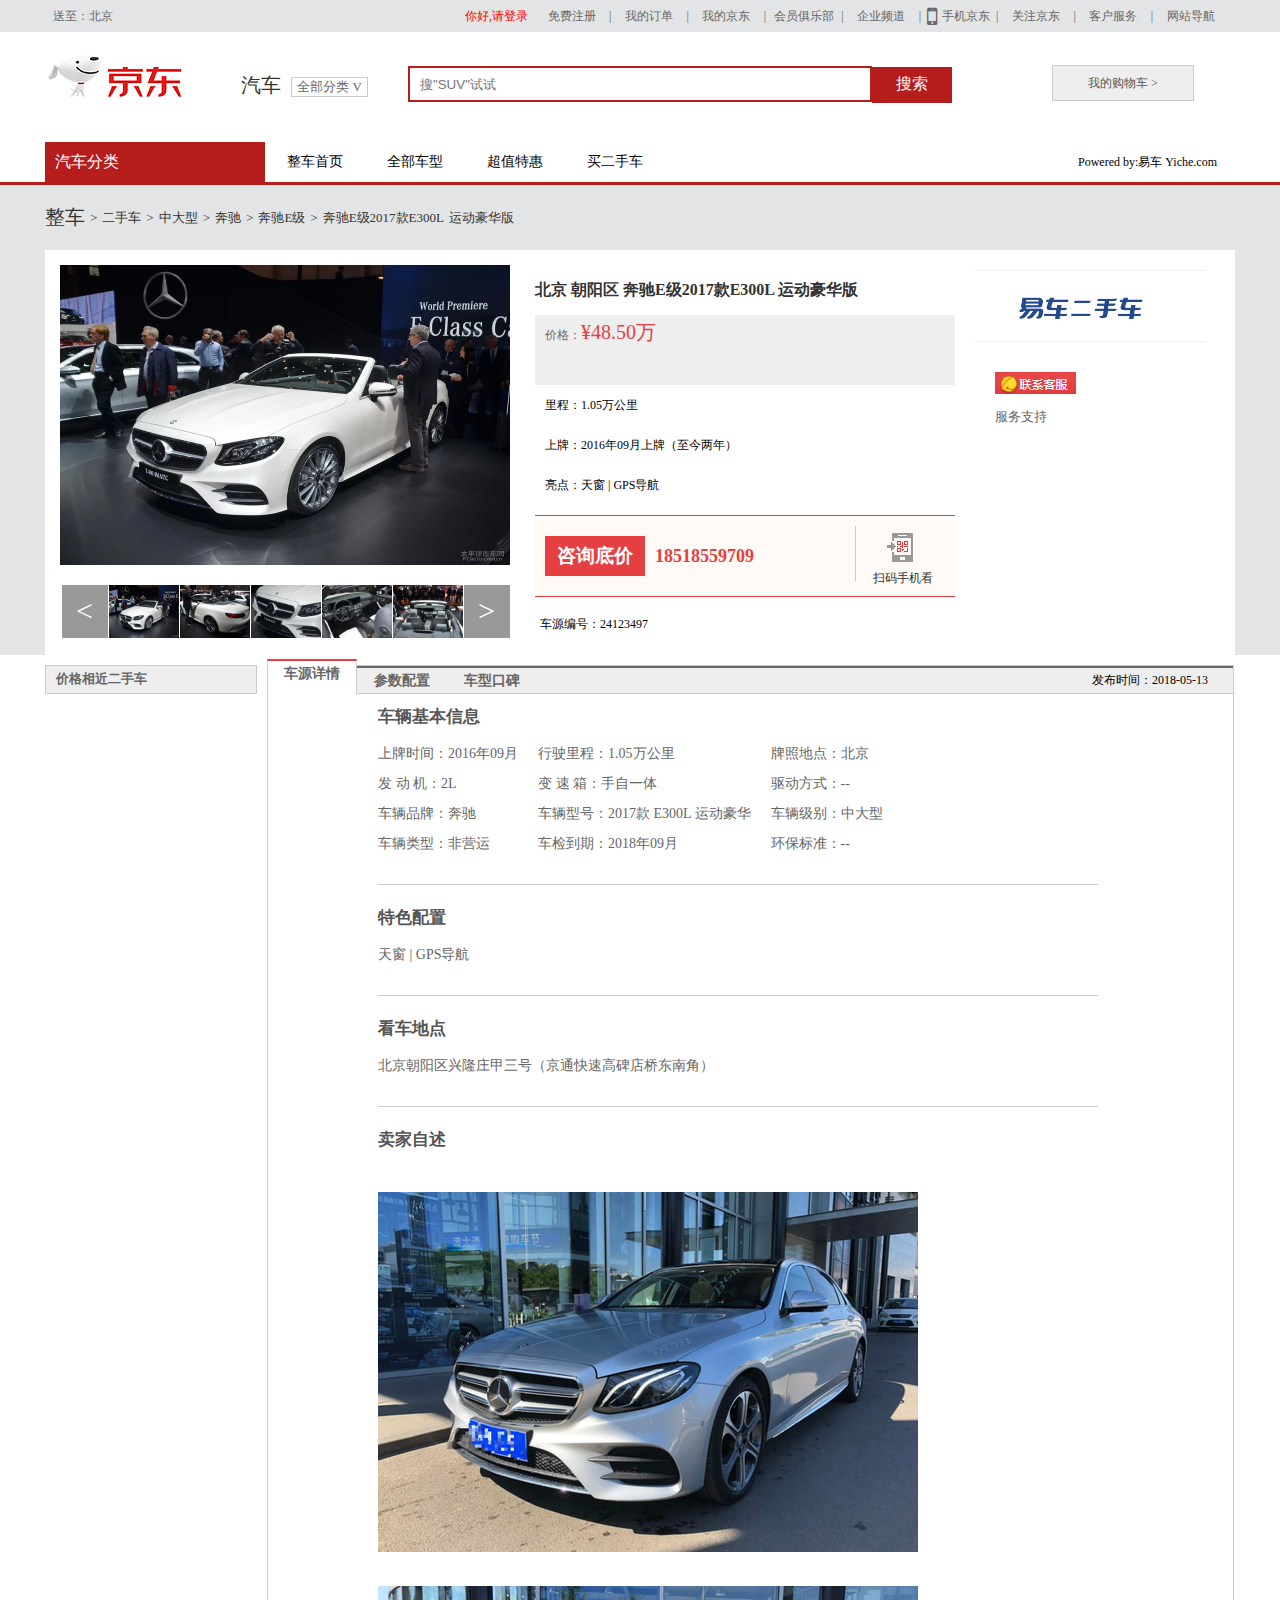
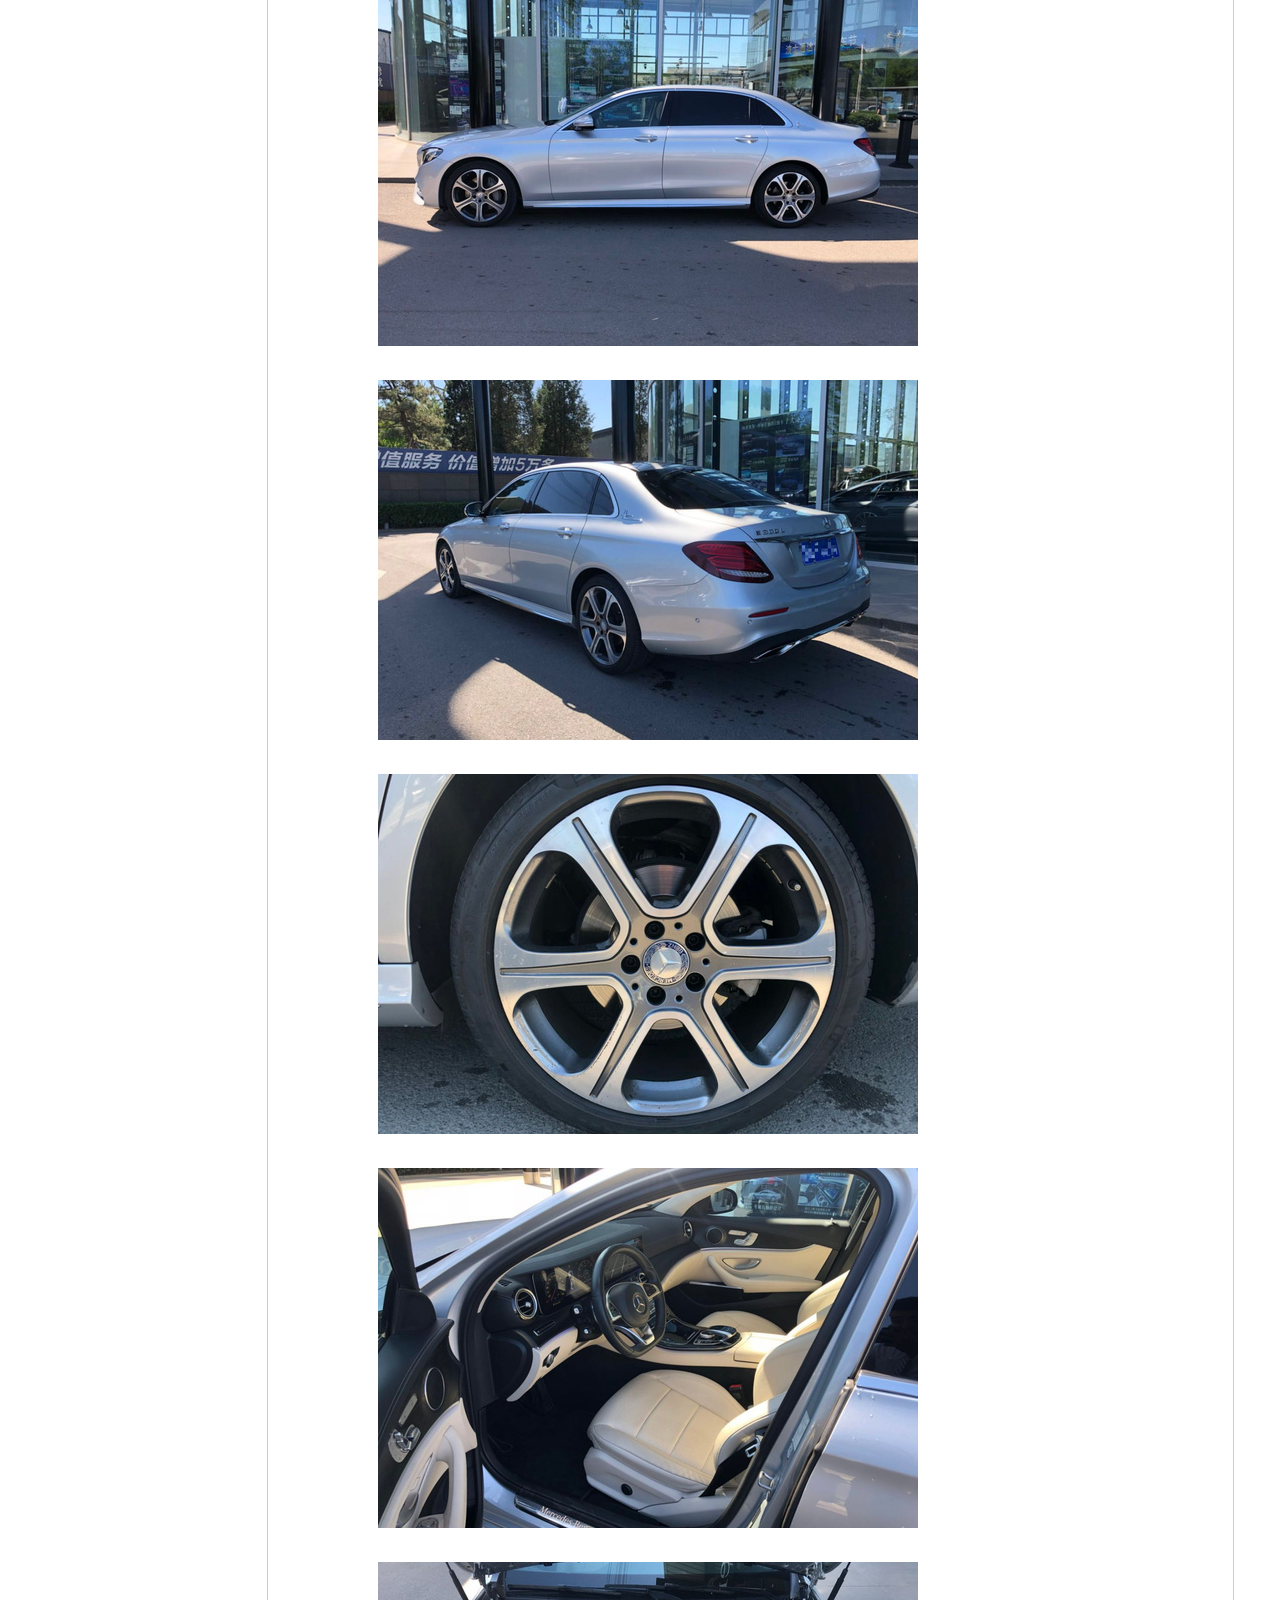
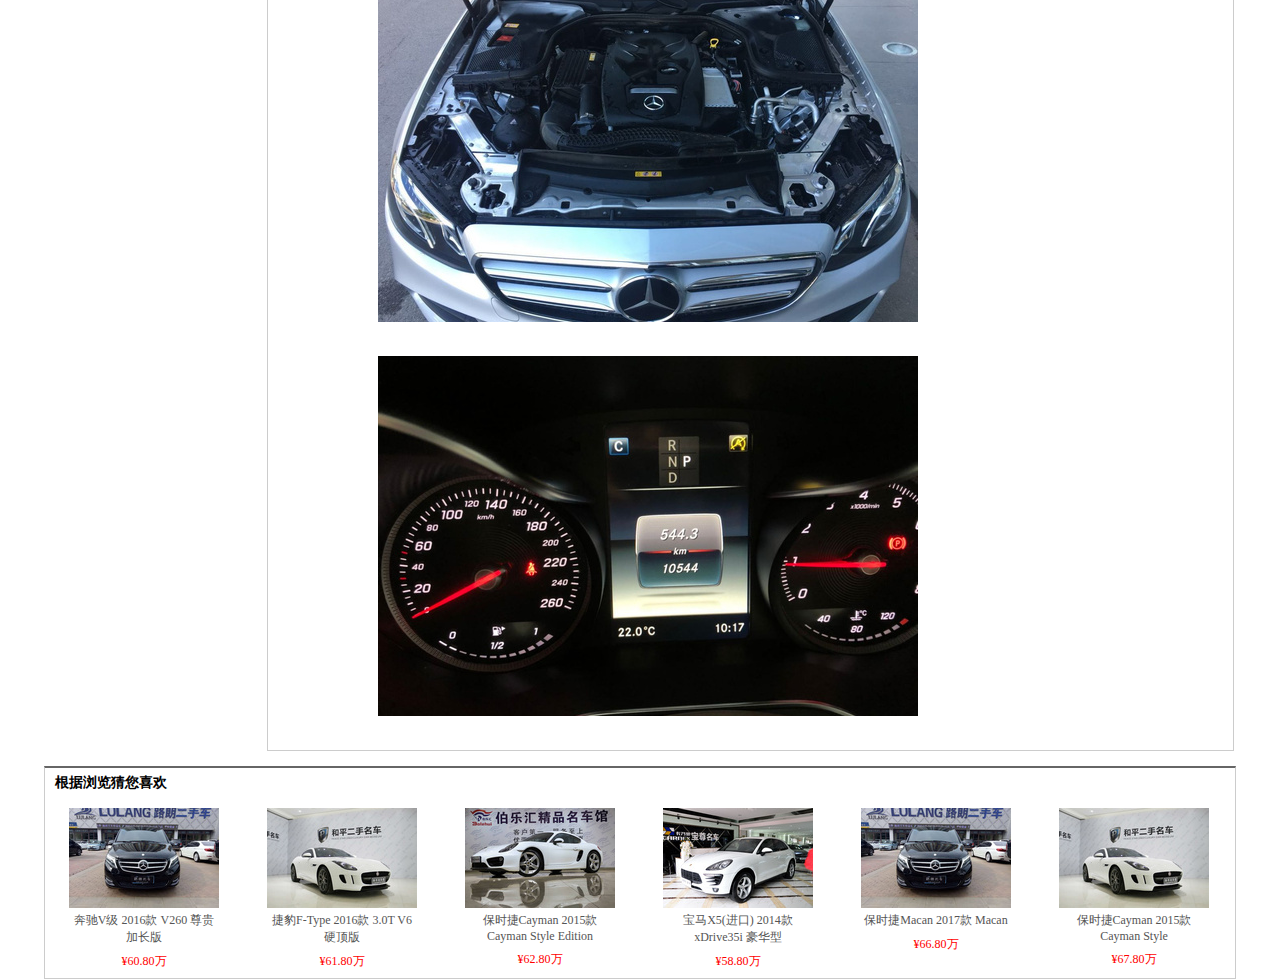
<file: detalis.html>
<!DOCTYPE html>
<html>
<head>
	<meta charset="utf-8">
	<title>详情页</title>
	<link rel="stylesheet" type="text/css" href="css/xiangqing.css">
	<link rel="stylesheet" href="font-awesome-4.5.0/css/font-awesome.css">
	<script src="js/jquery-1.8.3.min.js"></script>
	<script src="js/xiangqing.js"></script>
	<script src="js/pubu.js" defer></script>
</head>
<body>
	<div class="html">
		<div class="head">
			<div class="header w">
				<div class="header2">送至：北京
					<div class="headerbiao">
						<ul>
							<li id="beibei">北京</li>
							<li>山西</li>
							<li>内蒙古</li>
							<li>福建</li>
							<li>江西</li>
							<li>西藏</li>
							<li>新疆</li>
						</ul>
						<ul>
							<li>上海</li>
							<li>河南</li>
							<li>江苏</li>
							<li>湖北</li>
							<li>四川</li>
							<li>山西</li>
							<li>港澳</li>
						</ul>
						<ul>
							<li>天津</li> 
							<li>辽宁</li>
							<li>山东</li>
							<li>湖南</li>
							<li>海南</li>
							<li>甘肃</li>
							<li>台湾</li>
						</ul>
						<ul>
							<li>重庆</li>
							<li>吉林</li>
							<li>安徽</li>
							<li>广东</li>
							<li>贵州</li>
							<li>青海</li>
							<li>钓鱼岛</li>
						</ul>
						<ul>
							<li>河北</li>
							<li>黑龙江</li>
							<li>浙江</li>
							<li>广西</li>
							<li>云南</li>
							<li>宁夏</li>
							<li>海外</li>
						</ul>
						<div>Available Sites</div>
					</div>
				</div>
				<div class="header3">
					<li class="wenzi wenzi2 wente">你好,请登录</li>
					<li class="wenzi wenzi2">免费注册</li>
					<li>|</li>
					<li class="wenzi wenzi2">我的订单</li>
					<li>|</li>
					<li class="wenzi wode">我的京东
						<div class="dong">
							<ul>
								<li>待处理订单</li>
								<li>返修退换货</li>
								<li>降价商品</li>
								<li>我的京东</li>
								<li>我的白条</li>
							</ul>
							<ul>
								<li>消息</li>
								<li>我的问答</li>
								<li>我的关注</li>
								<li>我的优惠券</li>
								<li>我的理财</li>
							</ul>
						</div>
					</li>
					<li>|</li>
					<li class="wenzi wenzi2">会员俱乐部</li>
					<li>|</li>
					<li class="wenzi wenzi2">企业频道</li>
					<li>|</li>
					<li class="wenzi shouji wenzi2"><i class="fa fa-mobile-phone"></i>手机京东
						<div><img src="img/327.jpg"></div>
					</li>
					<li>|</li>
					<li class="wenzi guanzhu">关注京东
						<div><img src="img/328.jpg"></div>
					</li>
					<li>|</li>
					<li class="wenzi wenzi2">客户服务</li>
					<li>|</li>
					<li class="wenzi wangzhan">网站导航
						<div class="daohang">
							<div class="dao1">
								<div>特色主题</div> 
								<ul>
									<li>京东试用</li>
									<li>京东会员</li>
									<li>装机大师</li>
									<li>优惠券</li>
									<li>京东金融科技</li>
								</ul>
								<ul>
									<li>京东试用</li>
									<li>京东会员</li>
									<li>装机大师</li>
									<li>优惠券</li>
									<li>京东金融科技</li>
								</ul>
								<ul>
									<li>京东试用</li>
									<li>京东会员</li>
									<li>装机大师</li>
									<li>优惠券</li>
									<li>京东金融科技</li>
								</ul>
								<ul>
									<li>京东试用</li>
									<li>京东会员</li>
									<li>装机大师</li>
									<li>优惠券</li>
									<li>京东金融科技</li>
								</ul>
							</div>
							<div class="dao2">
								<div>行业频道</div>
								<ul>
									<li>手机</li>
									<li>电脑办公</li>
									<li>服装城</li>
									<li>母婴</li>
									<li>整车</li>
								</ul>
								<ul>
									<li>智能数码</li>
									<li>家用电器</li>
									<li>装机大师</li>
									<li>优惠券</li>
									<li>图书</li>
								</ul>
								<ul>
									<li>京东试用</li>
									<li>京东会员</li>
									<li>装机大师</li>
									<li>优惠券</li>
									<li>京东元器件</li>
								</ul>
							</div>
							<div class="dao3">
								<div>生活服务</div>
								<ul>
									<li>生活众筹</li>
									<li>京东会员</li>
									<li>话费</li>
									<li>旅行</li>
									<li>京东到家</li>
								</ul>
								<ul>
									<li>白条</li>
									<li>理财</li>
									<li>游戏</li>
									<li>优惠券</li>
									<li>游戏</li>
								</ul>
								<ul>
									<li>京东试用</li>
									<li>京东会员</li>
									<li>彩票</li>
									<li>电影票</li>
								</ul>
							</div>
							<div class="dao4">
								<div>更多精选</div>
								<ul>
									<li>合作招商</li>
									<li>企业采购</li>
									<li>装机大师</li>
									<li>优惠券</li>
								</ul>
								<ul>
									<li>京东通信</li>
									<li>服务市场</li>
									<li>校园加盟</li>
									<li>游戏社区</li>
								</ul>
								<ul>
									<li>京东试用</li>
									<li>京东会员</li>
									<li>京友帮</li>
									<li>优惠券</li>
								</ul>
							</div>
						</div>
					</li>
				</div>				
			</div>
		</div>
		<div class="nav w">
			<div class="nav1">
				<img src="img/214.jpg">
			</div>
			<div class="nav2">汽车</div>
			<div class="nav3">全部分类 V
				<div>
					<ul>
						<li>家用电器</li>
					</ul>
					<ul>
						<li>手机</li>
						<li>运营商</li>
						<li>数码</li>
					</ul>
					<ul>
						<li>电脑</li>
						<li>办公</li>
					</ul>
					<ul>
						<li>家居</li>
						<li>家具</li>
						<li>家装</li>
						<li>厨具</li>
					</ul>
					<ul>
						<li>男装</li>
						<li>女装</li>
						<li>童装</li>
						<li>内衣</li>
					</ul>
					<ul>
						<li>美妆</li>
						<li>个护清洁、</li>
						<li>宠物</li>
					</ul>
					<ul>
						<li>女鞋</li>
						<li>箱包</li>
						<li>钟表</li>
						<li>珠宝</li>
					</ul>
					<ul>
						<li>男鞋</li>
						<li>运动</li>
						<li>户外</li>
					</ul>
					<ul>
						<li>房产</li>
						<li>汽车</li>
						<li>汽车用品</li>
					</ul>
					<ul>
						<li>母婴</li>
						<li>玩具乐器</li>
					</ul>
					<ul>
						<li>食品</li>
						<li>酒类</li>
						<li>生鲜</li>
						<li>特产</li>
					</ul>
					<ul>
						<li>艺术</li>
						<li>礼品鲜花</li>
						<li>农资绿植</li>
					</ul>
					<ul>
						<li>医药保健</li>
						<li>计生情趣</li>
					</ul>
					<ul>
						<li>图书</li>
						<li>音像</li>
						<li>电子书</li>
					</ul>
					<ul>
						<li>机票</li>
						<li>酒店</li>
						<li>旅游</li>
						<li>生活</li>
					</ul>
					<ul>
						<li>理财</li>
						<li>众筹</li>
						<li>白条</li>
						<li>保险</li>
					</ul>
					<ul>
						<li>安装</li>
						<li>维修</li>
						<li>清洗保养</li>
					</ul>
				</div>
			</div>
			<div class="nav4">
				<input type="text" name="sou" placeholder='搜"SUV"试试'><button>搜索</button>
			</div>
			<div class="nav5">我的购物车 >
				<div>购物车中还没有商品，赶紧选购吧！</div>
			</div>
		</div>
		<div class="banner">
			<div class="banner1 w">
				<li class="ban1">汽车分类</li>
				<li class="ban2">整车首页</li>
				<li class="ban2">全部车型</li>
				<li class="ban2">超值特惠</li>
				<li class="ban2">买二手车</li>
				<li class="ban3">Powered by:易车 Yiche.com</li>
			</div>
		</div>
		<div class="menu">
			<div class="menu1 w">
				<li class="zheng">整车</li>
				<li>&gt;</li>
				<li>二手车</li>
				<li>&gt;</li>
				<li>中大型</li>
				<li>&gt;</li>
				<li>奔驰</li>
				<li>&gt;</li>
				<li>奔驰E级</li>
				<li>&gt;</li>
				<li>奔驰E级2017款E300L</li>
				<li>运动豪华版</li>
			</div>
			<div class="menu2 w">
				<div class="left">
					<div class="small">
						<img src="img/329.jpg">
						<div id="move"></div>
					</div>
					<div class="big">
						<img src="img/329.jpg">
					</div>
					<ul class="dian">
						<li class="diant diantl"><</li>
						<li class="bor"><img src="img/329.jpg"></li>
						<li class="bor"><img src="img/330.jpg"></li>
						<li class="bor"><img src="img/331.jpg"></li>
						<li class="bor"><img src="img/332.jpg"></li>
						<li class="bor"><img src="img/333.jpg"></li>
						<li class="diant diantr">></li>
					</ul>
				</div>
				<div class="right">
					<div class="right1">北京 朝阳区 奔驰E级2017款E300L 运动豪华版</div>
					<div class="right2">价格：<span>&yen;48.50万</span></div>
					<div class="right3">
						<li>里程：1.05万公里</li>
						<li>上牌：2016年09月上牌（至今两年）</li>
						<li>亮点：天窗 | GPS导航</li>
					</div>
					<div class="right4">
						<div class="right4a">咨询底价</div>
						<div class="right4b">18518559709</div>
						<div class="right4c">
							<img src="img/334.bmp">
							<p>扫码手机看</p>
							<div><img src="img/336.jpg"></div>
						</div>					
					</div>
					<div class="right5">车源编号：24123497</div>
				</div>
				<div class="rrg">
					<div class="rrg1"><img src="img/335.jpg"></div>
					<div class="rrg2"><img src="img/337.jpg"></div>
					<div class="rrg3">服务支持</div>
				</div>
			</div>
		</div>
		<div class="main w">
			<div class="mainl">价格相近二手车</div>
			<div class="mainr">			
				<div class="mainr1">
					<li class="mainrt">车源详情</li>
					<li>参数配置</li>
					<li>车型口碑</li>
					<span>发布时间：2018-05-13</span>
				</div>
				<div class="mainrr">
					<div class="mainr2">
						<div class="r2a">
							<p>车辆基本信息</p>
							<ul>
								<li>上牌时间：2016年09月</li>
								<li>发 动 机：2L</li>
								<li>车辆品牌：奔驰</li>
								<li>车辆类型：非营运</li>
							</ul>
							<ul>
								<li>行驶里程：1.05万公里</li>
								<li>变 速 箱：手自一体</li>
								<li>车辆型号：2017款 E300L 运动豪华</li>
								<li>车检到期：2018年09月</li>
							</ul>
							<ul>
								<li>牌照地点：北京</li>
								<li>驱动方式：--</li>
								<li>车辆级别：中大型</li>
								<li>环保标准：--</li>
							</ul>
						</div>
						<div class="r2b">
							<p>特色配置</p>
							<li>天窗 | GPS导航</li>
						</div>
						<div class="r2b">
							<p>看车地点</p>
							<li>北京朝阳区兴隆庄甲三号（京通快速高碑店桥东南角）</li>
						</div>
						<div class="r2c">
							<p>卖家自述</p>
							<li><img src="img/338.jpg"></li>
							<li><img src="img/339.jpg"></li>
							<li><img src="img/340.jpg"></li>
							<li><img src="img/341.jpg"></li>
							<li><img src="img/342.jpg"></li>
							<li><img src="img/343.jpg"></li>
							<li><img src="img/344.jpg"></li>
						</div>
					</div>
					<div class="mainr3">
						<p>奔驰E级2017款E300L 运动豪华版参数配置</p>
						<table>
							<tr>
								<th colspan="4">基本信息</th>
							</tr>
							<tr>
								<td>车型名称</td>
								<td>无</td>
								<td>厂商指导价</td>
								<td>无</td>
							</tr>
							<tr>
								<td>厂商</td>
								<td>无</td>
								<td>类别</td>
								<td>无</td>
							</tr>
							<tr>
								<td>发动机型号</td>
								<td>无</td>
								<td>变速箱</td>
								<td>无</td>
							</tr>
							<tr>
								<td>车门数</td>
								<td>无</td>
								<td>座位数(座)</td>
								<td>无</td>
							</tr>
							<tr>
								<td>车身型式</td>
								<td>无</td>
								<td>长×宽×高(mm)</td>
								<td>无</td>
							</tr>
							<tr>
								<td>轴距(mm)</td>
								<td>无</td>
								<td>整箱质量(kg)</td>
								<td>无</td>
							</tr>
							<tr>
								<td>油箱容积(l)</td>
								<td>无</td>
								<td>行李箱容积(l)</td>
								<td>无</td>
							</tr>
							<tr>
								<th colspan="4">发动机&变速箱</th>
							</tr>
							<tr>
								<td>车型名称</td>
								<td>无</td>
								<td>厂商指导价</td>
								<td>无</td>
							</tr>
							<tr>
								<td>厂商</td>
								<td>无</td>
								<td>类别</td>
								<td>无</td>
							</tr>
							<tr>
								<td>发动机型号</td>
								<td>无</td>
								<td>变速箱</td>
								<td>无</td>
							</tr>
							<tr>
								<td>车门数</td>
								<td>无</td>
								<td>座位数(座)</td>
								<td>无</td>
							</tr>
							<tr>
								<td>车身型式</td>
								<td>无</td>
								<td>长×宽×高(mm)</td>
								<td>无</td>
							</tr>
							<tr>
								<td>轴距(mm)</td>
								<td>无</td>
								<td>整箱质量(kg)</td>
								<td>无</td>
							</tr>
							<tr>
								<td>油箱容积(l)</td>
								<td>无</td>
								<td>行李箱容积(l)</td>
								<td>无</td>
							</tr>
							<tr>
								<th colspan="4">底盘转向及车轮制动</th>
							</tr>
							<tr>
								<td>车型名称</td>
								<td>无</td>
								<td>厂商指导价</td>
								<td>无</td>
							</tr>
							<tr>
								<td>厂商</td>
								<td>无</td>
								<td>类别</td>
								<td>无</td>
							</tr>
							<tr>
								<td>发动机型号</td>
								<td>无</td>
								<td>变速箱</td>
								<td>无</td>
							</tr>
							<tr>
								<td>车门数</td>
								<td>无</td>
								<td>座位数(座)</td>
								<td>无</td>
							</tr>
							<tr>
								<td>车身型式</td>
								<td>无</td>
								<td>长×宽×高(mm)</td>
								<td>无</td>
							</tr>
							<tr>
								<td>轴距(mm)</td>
								<td>无</td>
								<td>整箱质量(kg)</td>
								<td>无</td>
							</tr>
							<tr>
								<td>油箱容积(l)</td>
								<td>无</td>
								<td>行李箱容积(l)</td>
								<td>无</td>
							</tr>
							<tr>
								<th colspan="4">安全装备</th>
							</tr>
							<tr>
								<td>车型名称</td>
								<td>无</td>
								<td>厂商指导价</td>
								<td>无</td>
							</tr>
							<tr>
								<td>厂商</td>
								<td>无</td>
								<td>类别</td>
								<td>无</td>
							</tr>
							<tr>
								<td>发动机型号</td>
								<td>无</td>
								<td>变速箱</td>
								<td>无</td>
							</tr>
							<tr>
								<td>车门数</td>
								<td>无</td>
								<td>座位数(座)</td>
								<td>无</td>
							</tr>
							<tr>
								<td>车身型式</td>
								<td>无</td>
								<td>长×宽×高(mm)</td>
								<td>无</td>
							</tr>
							<tr>
								<td>轴距(mm)</td>
								<td>无</td>
								<td>整箱质量(kg)</td>
								<td>无</td>
							</tr>
							<tr>
								<th colspan="4">操控配置</th>
							</tr>
							<tr>
								<td>厂商</td>
								<td>无</td>
								<td>类别</td>
								<td>无</td>
							</tr>
							<tr>
								<td>发动机型号</td>
								<td>无</td>
								<td>变速箱</td>
								<td>无</td>
							</tr>
							<tr>
								<td>车门数</td>
								<td>无</td>
								<td>座位数(座)</td>
								<td>无</td>
							</tr>
							<tr>
								<td>车身型式</td>
								<td>无</td>
								<td>长×宽×高(mm)</td>
								<td>无</td>
							</tr>
							<tr>
								<td>轴距(mm)</td>
								<td>无</td>
								<td>整箱质量(kg)</td>
								<td>无</td>
							</tr>
							<tr>
								<td>油箱容积(l)</td>
								<td>无</td>
								<td>行李箱容积(l)</td>
								<td>无</td>
							</tr>
							<tr>
								<th colspan="4">外部配置</th>
							</tr>
							<tr>
								<td>车门数</td>
								<td>无</td>
								<td>座位数(座)</td>
								<td>无</td>
							</tr>
							<tr>
								<td>车身型式</td>
								<td>无</td>
								<td>长×宽×高(mm)</td>
								<td>无</td>
							</tr>
							<tr>
								<th colspan="4">内部配置</th>
							</tr>
							<tr>
								<td>车型名称</td>
								<td>无</td>
								<td>厂商指导价</td>
								<td>无</td>
							</tr>
							<tr>
								<td>厂商</td>
								<td>无</td>
								<td>类别</td>
								<td>无</td>
							</tr>
							<tr>
								<td>发动机型号</td>
								<td>无</td>
								<td>变速箱</td>
								<td>无</td>
							</tr>
							<tr>
								<td>车门数</td>
								<td>无</td>
								<td>座位数(座)</td>
								<td>无</td>
							</tr>
							<tr>
								<td>车身型式</td>
								<td>无</td>
								<td>长×宽×高(mm)</td>
								<td>无</td>
							</tr>
							<tr>
								<td>轴距(mm)</td>
								<td>无</td>
								<td>整箱质量(kg)</td>
								<td>无</td>
							</tr>
							<tr>
								<td>油箱容积(l)</td>
								<td>无</td>
								<td>行李箱容积(l)</td>
								<td>无</td>
							</tr>
							<tr>
								<th colspan="4">座椅配置</th>
							</tr>
							<tr>
								<td>车型名称</td>
								<td>无</td>
								<td>厂商指导价</td>
								<td>无</td>
							</tr>
							<tr>
								<td>厂商</td>
								<td>无</td>
								<td>类别</td>
								<td>无</td>
							</tr>
							<tr>
								<td>发动机型号</td>
								<td>无</td>
								<td>变速箱</td>
								<td>无</td>
							</tr>
							<tr>
								<td>车门数</td>
								<td>无</td>
								<td>座位数(座)</td>
								<td>无</td>
							</tr>
							<tr>
								<td>车身型式</td>
								<td>无</td>
								<td>长×宽×高(mm)</td>
								<td>无</td>
							</tr>
							<tr>
								<td>轴距(mm)</td>
								<td>无</td>
								<td>整箱质量(kg)</td>
								<td>无</td>
							</tr>
							<tr>
								<td>油箱容积(l)</td>
								<td>无</td>
								<td>行李箱容积(l)</td>
								<td>无</td>
							</tr>
							<tr>
								<th colspan="4">多媒体配置</th>
							</tr>
							<tr>
								<td>车型名称</td>
								<td>无</td>
								<td>厂商指导价</td>
								<td>无</td>
							</tr>
							<tr>
								<td>厂商</td>
								<td>无</td>
								<td>类别</td>
								<td>无</td>
							</tr>
							<tr>
								<td>发动机型号</td>
								<td>无</td>
								<td>变速箱</td>
								<td>无</td>
							</tr>
							<tr>
								<th colspan="4">灯光配置</th>
							</tr>
							<tr>
								<td>车型名称</td>
								<td>无</td>
								<td>厂商指导价</td>
								<td>无</td>
							</tr>
							<tr>
								<td>厂商</td>
								<td>无</td>
								<td>类别</td>
								<td>无</td>
							</tr>
							<tr>
								<td>发动机型号</td>
								<td>无</td>
								<td>变速箱</td>
								<td>无</td>
							</tr>
							<tr>
								<td>车门数</td>
								<td>无</td>
								<td>座位数(座)</td>
								<td>无</td>
							</tr>
							<tr>
								<td>车身型式</td>
								<td>无</td>
								<td>长×宽×高(mm)</td>
								<td>无</td>
							</tr>
							<tr>
								<td>轴距(mm)</td>
								<td>无</td>
								<td>整箱质量(kg)</td>
								<td>无</td>
							</tr>
							<tr>
								<td>油箱容积(l)</td>
								<td>无</td>
								<td>行李箱容积(l)</td>
								<td>无</td>
							</tr>
							<tr>
								<th colspan="4">玻璃/后视镜</th>
							</tr>
							<tr>
								<td>车型名称</td>
								<td>无</td>
								<td>厂商指导价</td>
								<td>无</td>
							</tr>
							<tr>
								<td>厂商</td>
								<td>无</td>
								<td>类别</td>
								<td>无</td>
							</tr>
							<tr>
								<td>发动机型号</td>
								<td>无</td>
								<td>变速箱</td>
								<td>无</td>
							</tr>
							<tr>
								<td>车门数</td>
								<td>无</td>
								<td>座位数(座)</td>
								<td>无</td>
							</tr>
							<tr>
								<th colspan="4">空调/冰箱</th>
							</tr>
							<tr>
								<td>车身型式</td>
								<td>无</td>
								<td>长×宽×高(mm)</td>
								<td>无</td>
							</tr>
							<tr>
								<td>轴距(mm)</td>
								<td>无</td>
								<td>整箱质量(kg)</td>
								<td>无</td>
							</tr>
							<tr>
								<td>油箱容积(l)</td>
								<td>无</td>
								<td>行李箱容积(l)</td>
								<td>无</td>
							</tr>
							<tr>
								<th colspan="4">高科技配置</th>
							</tr>
							<tr>
								<td>自动泊车入位</td>
								<td>无</td>
								<td>并线辅助</td>
								<td>无</td>
							</tr>
							<tr>
								<td>自动刹车/主动安全系统</td>
								<td>无</td>
								<td>整体主动转向</td>
								<td>无</td>
							</tr>
							<tr>
								<td>夜视系统</td>
								<td>无</td>
								<td>中控台液晶屏</td>
								<td>无</td>
							</tr>
						</table>
					</div>
					<div class="main4">
						<li><img src="img/345.jpg"></li>
						<li><img src="img/348.jpg"></li>
						<li><img src="img/346.jpg"></li>
						<li><img src="img/347.jpg"></li>
					</div>
				</div>
			</div>
		</div>
		<div class="foot w" id="first">
			<p>根据浏览猜您喜欢</p>
			<div id="ajax">
				<div>
					<img src="img/349.jpg">
					<p>奔驰V级 2016款 V260 尊贵加长版</p>
					<li>&yen;60.80万</li>
				</div>
				<div>
					<img src="img/350.jpg">
					<p>捷豹F-Type 2016款 3.0T V6 硬顶版</p>
					<li>&yen;61.80万</li>
				</div>
				<div>
					<img src="img/351.jpg">
					<p>保时捷Cayman 2015款 Cayman Style Edition</p>
					<li>&yen;62.80万</li>
				</div>
				<div>
					<img src="img/352.jpg">
					<p>宝马X5(进口) 2014款 xDrive35i 豪华型</p>
					<li>&yen;58.80万</li>
				</div>
				<div>
					<img src="img/349.jpg">
					<p>保时捷Macan 2017款 Macan</p>
					<li>&yen;66.80万</li>
				</div>
				<div>
					<img src="img/350.jpg">
					<p>保时捷Cayman 2015款 Cayman Style </p>
					<li>&yen;67.80万</li>
				</div>
			</div>
		</div>
	</div>
</body>
</html>
</file>
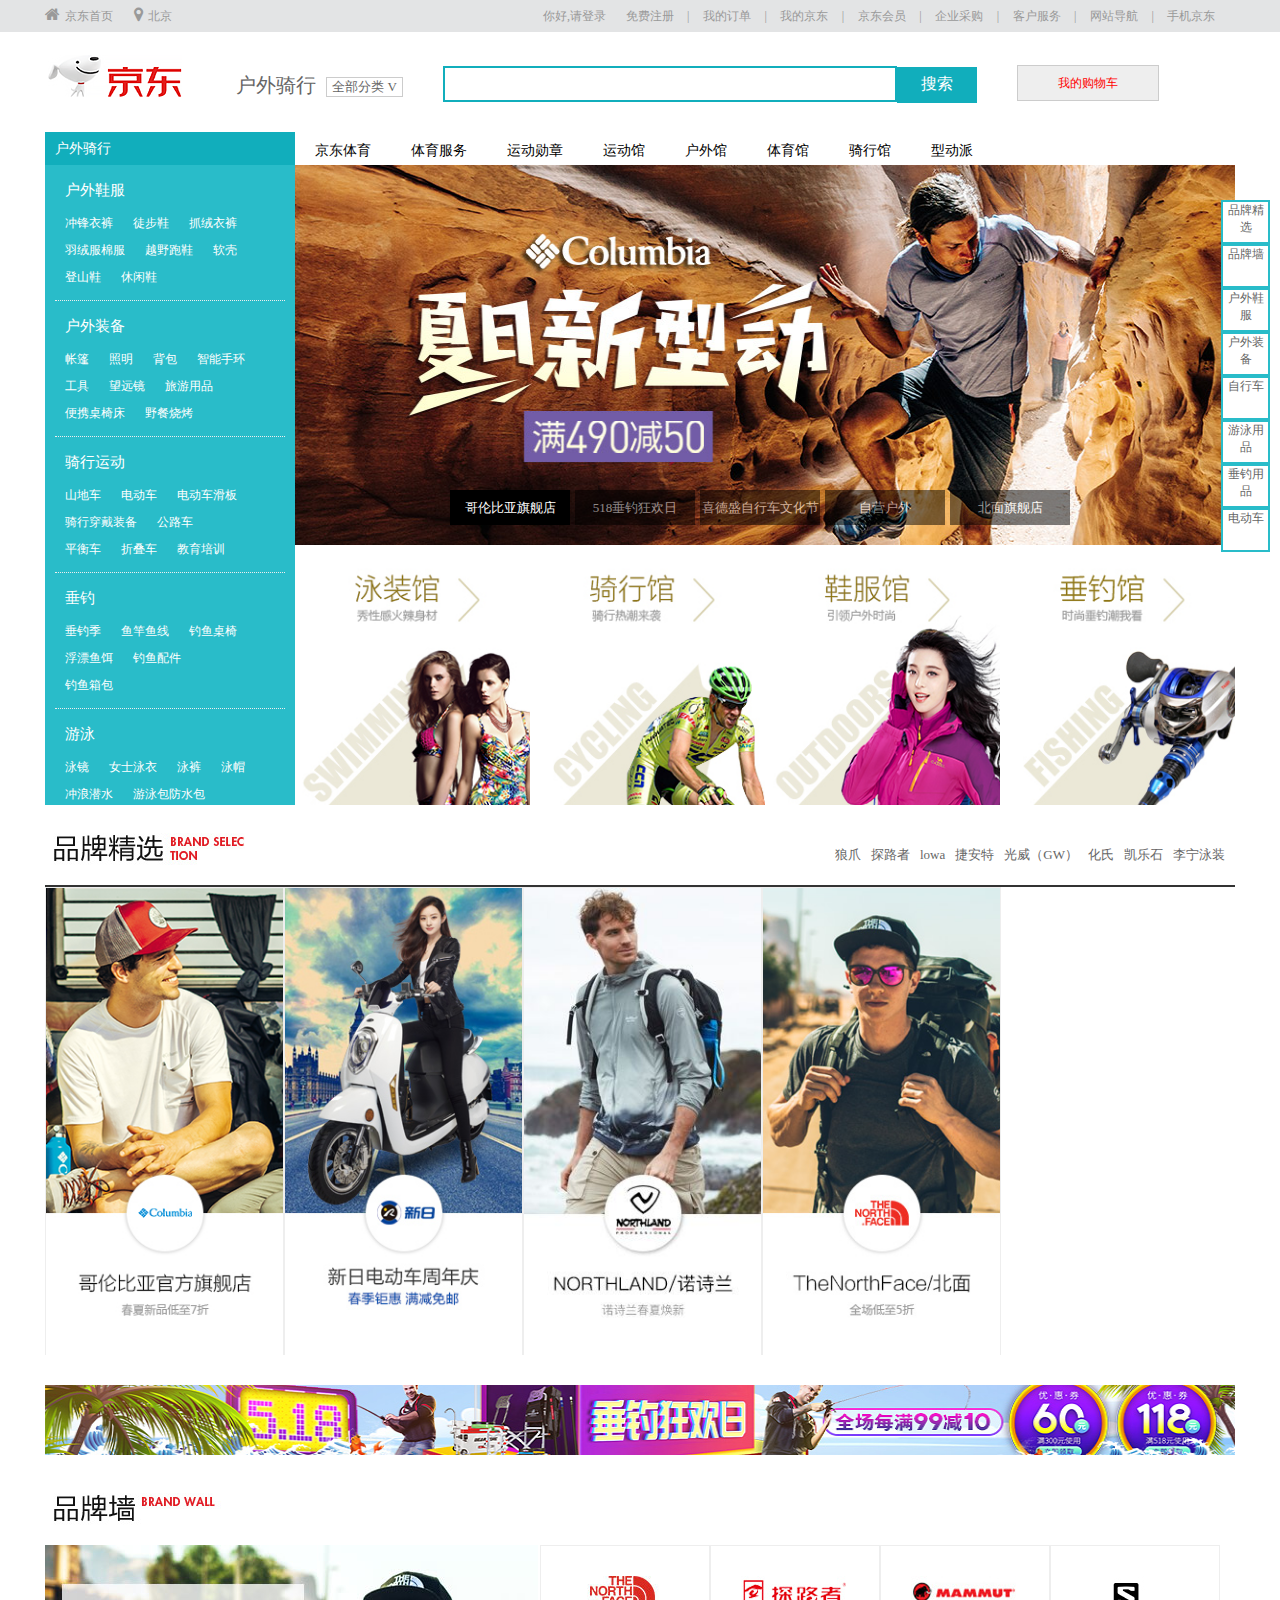
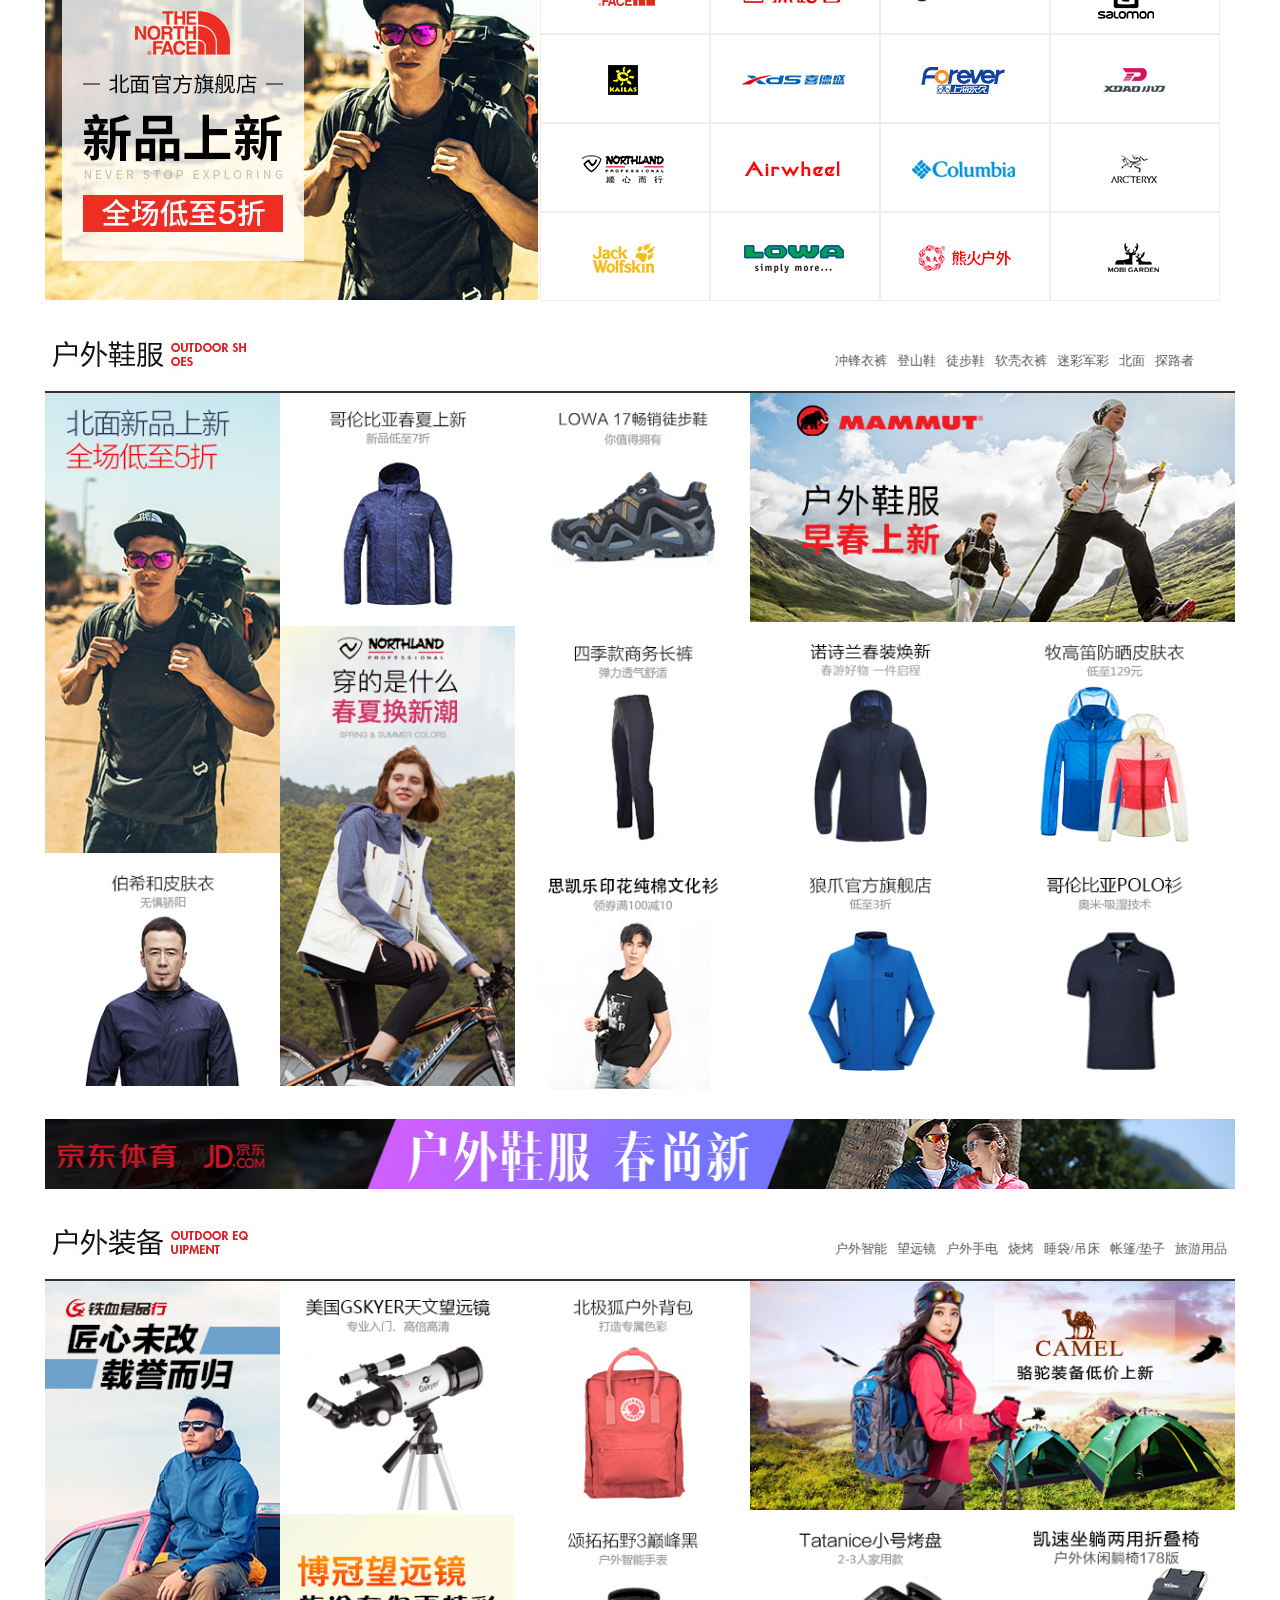
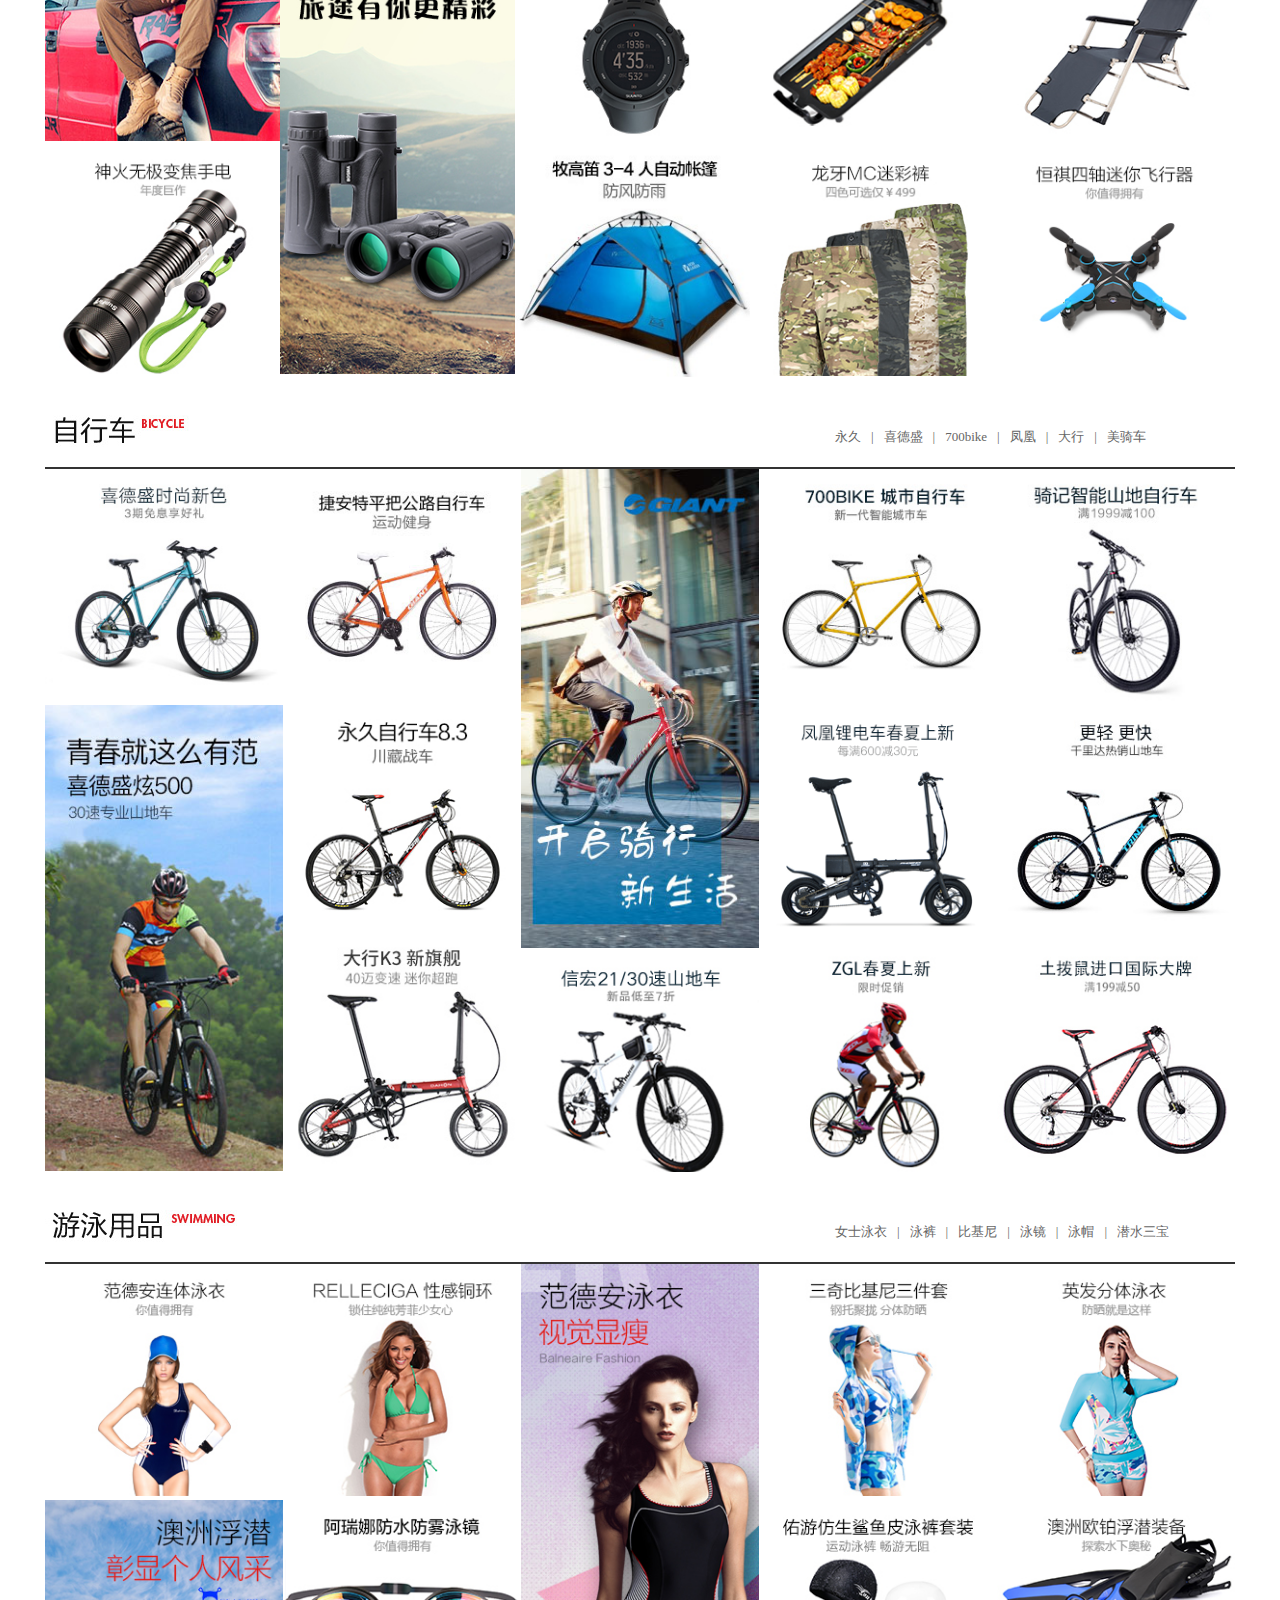
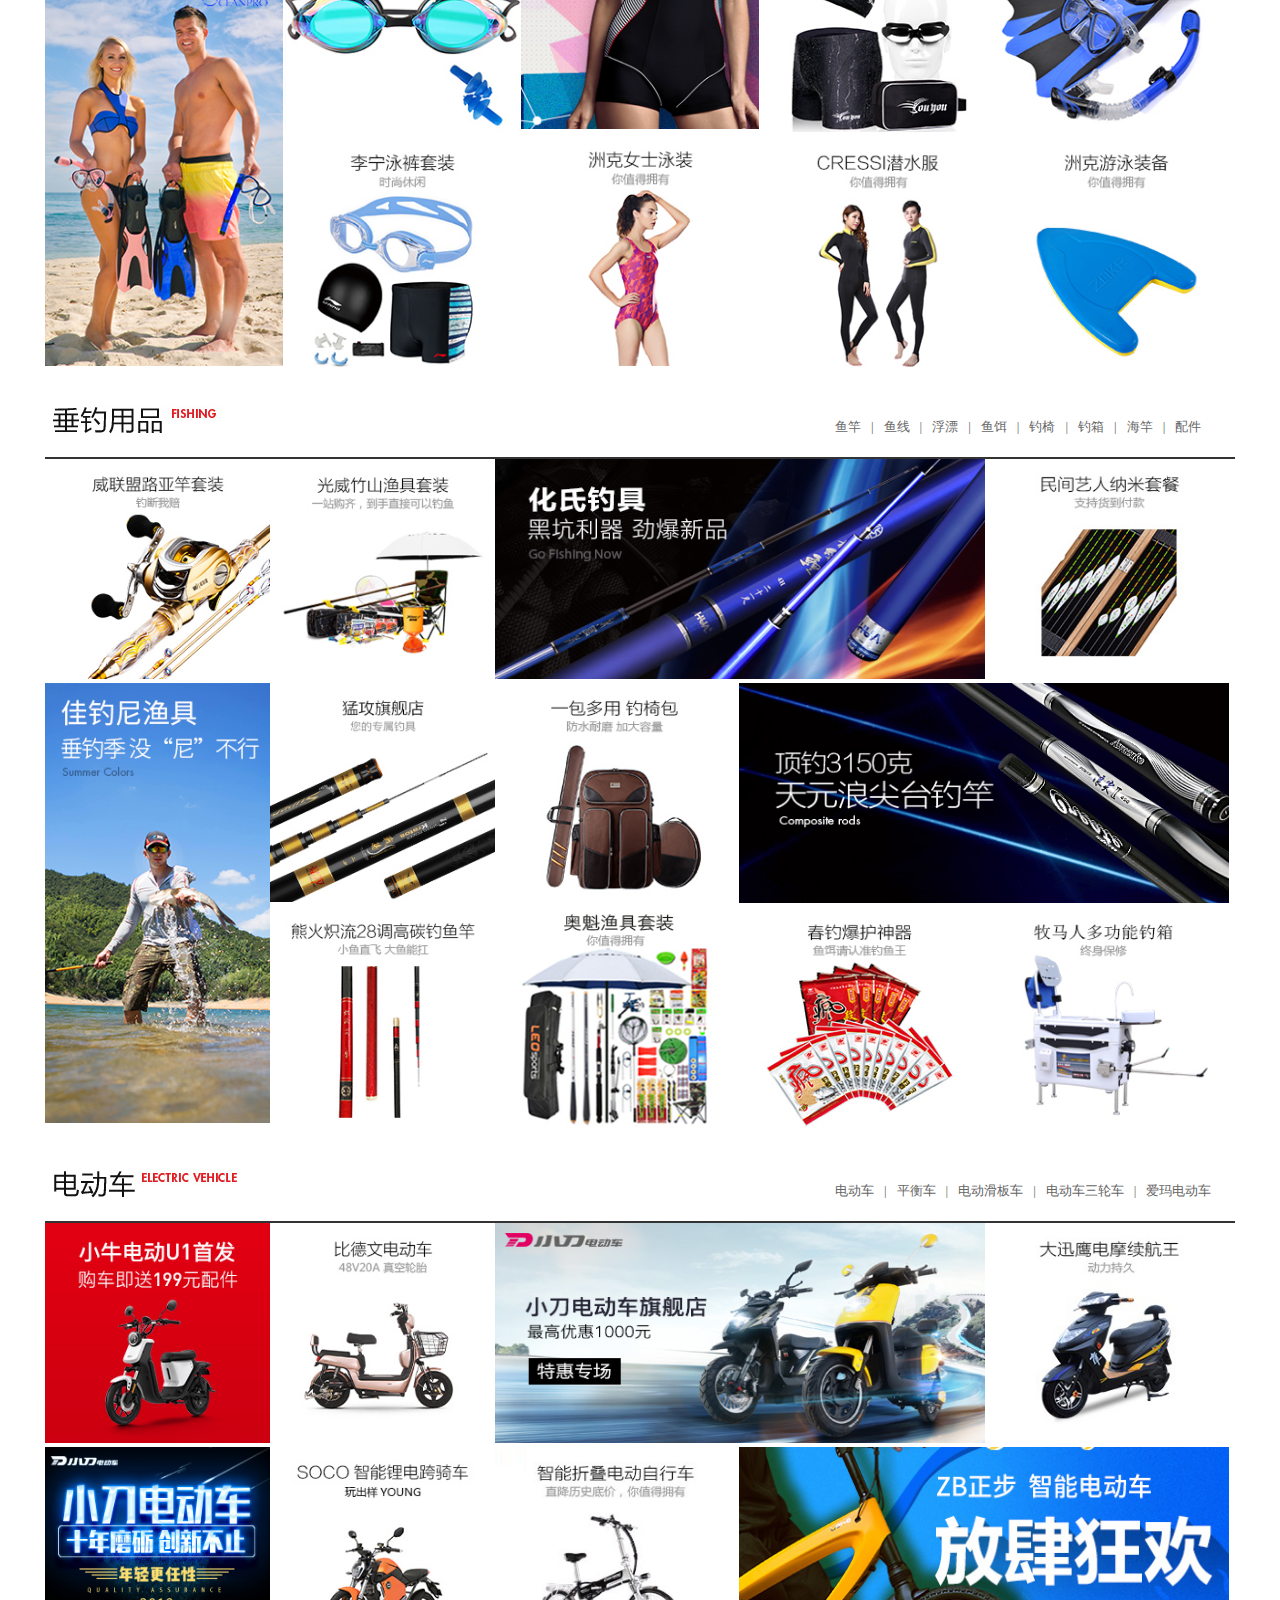
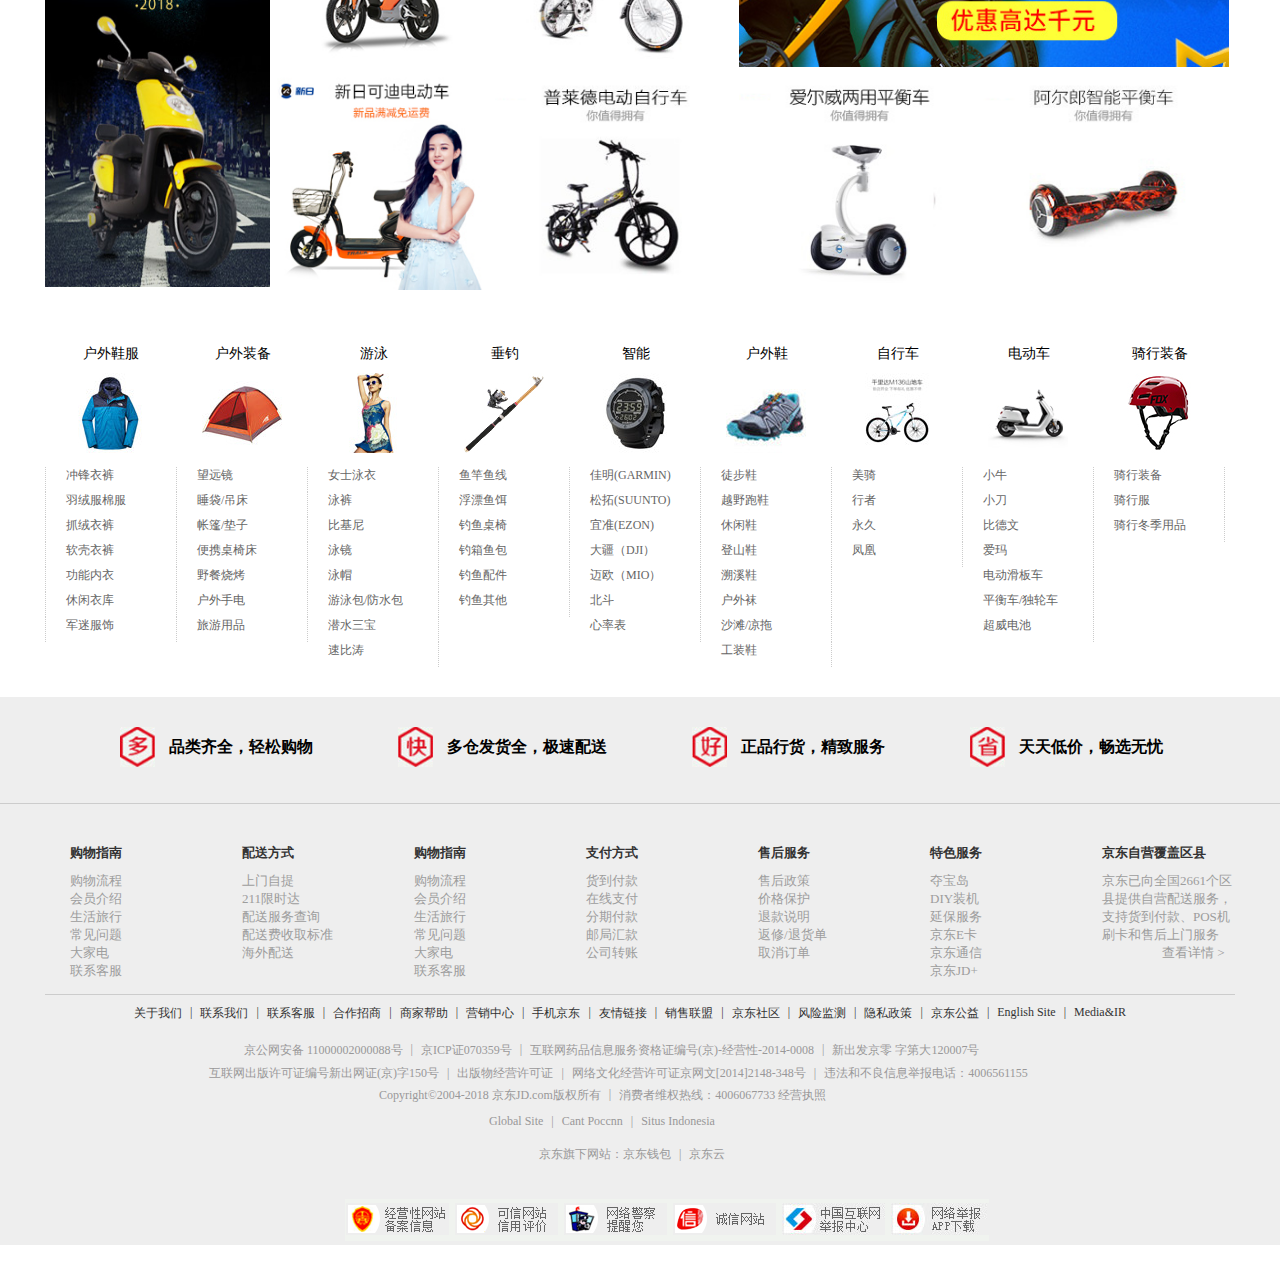
<file: list.html>
<!DOCTYPE html>
<html>
<head>
	<meta charset="utf-8">
	<title>列表页</title>
	<link rel="stylesheet" type="text/css" href="css/liebiao.css">
	<link rel="stylesheet" href="font-awesome-4.5.0/css/font-awesome.css">
	<script src="js/liebiao.js" defer></script>
	<script src="js/jquery-1.8.3.min.js"></script>
</head>
<body>
	<div class="html">
		<div class="head">
			<div class="header w">
				<div class="header1"><i class="fa fa-home"></i>京东首页</div>
				<div class="header2"><i class="fa fa-map-marker"></i>北京
					<div class="headerbiao">
						<ul>
							<li id="beibei">北京</li>
							<li>山西</li>
							<li>内蒙古</li>
							<li>福建</li>
							<li>江西</li>
							<li>西藏</li>
							<li>新疆</li>
						</ul>
						<ul>
							<li>上海</li>
							<li>河南</li>
							<li>江苏</li>
							<li>湖北</li>
							<li>四川</li>
							<li>山西</li>
							<li>港澳</li>
						</ul>
						<ul>
							<li>天津</li>
							<li>辽宁</li>
							<li>山东</li>
							<li>湖南</li>
							<li>海南</li>
							<li>甘肃</li>
							<li>台湾</li>
						</ul>
						<ul>
							<li>重庆</li>
							<li>吉林</li>
							<li>安徽</li>
							<li>广东</li>
							<li>贵州</li>
							<li>青海</li>
							<li>钓鱼岛</li>
						</ul>
						<ul>
							<li>河北</li>
							<li>黑龙江</li>
							<li>浙江</li>
							<li>广西</li>
							<li>云南</li>
							<li>宁夏</li>
							<li>海外</li>
						</ul>
						<div>Available Sites</div>
					</div>
				</div>
				<div class="header3">
					<li class="wenzi wenzi2">你好,请登录</li>
					<li class="wenzi wenzi2">免费注册</li>
					<li>|</li>
					<li class="wenzi wenzi2">我的订单</li>
					<li>|</li>
					<li class="wenzi wode">我的京东
						<div class="dong">
							<ul>
								<li>待处理订单</li>
								<li>返修退换货</li>
								<li>降价商品</li>
								<li>我的京东</li>
								<li>我的白条</li>
							</ul>
							<ul>
								<li>消息</li>
								<li>我的问答</li>
								<li>我的关注</li>
								<li>我的优惠券</li>
								<li>我的理财</li>
							</ul>
						</div>
					</li>
					<li>|</li>
					<li class="wenzi wenzi2">京东会员</li>
					<li>|</li>
					<li class="wenzi wenzi2">企业采购</li>
					<li>|</li>
					<li class="wenzi wenzi2">客户服务</li>
					<li>|</li>
					<li class="wenzi wangzhan">网站导航
						<div class="daohang">
							<div class="dao1">
								<div>特色主题</div> 
								<ul>
									<li>京东试用</li>
									<li>京东会员</li>
									<li>装机大师</li>
									<li>优惠券</li>
									<li>京东金融科技</li>
								</ul>
								<ul>
									<li>京东试用</li>
									<li>京东会员</li>
									<li>装机大师</li>
									<li>优惠券</li>
									<li>京东金融科技</li>
								</ul>
								<ul>
									<li>京东试用</li>
									<li>京东会员</li>
									<li>装机大师</li>
									<li>优惠券</li>
									<li>京东金融科技</li>
								</ul>
								<ul>
									<li>京东试用</li>
									<li>京东会员</li>
									<li>装机大师</li>
									<li>优惠券</li>
									<li>京东金融科技</li>
								</ul>
							</div>
							<div class="dao2">
								<div>行业频道</div>
								<ul>
									<li>手机</li>
									<li>电脑办公</li>
									<li>服装城</li>
									<li>母婴</li>
									<li>整车</li>
								</ul>
								<ul>
									<li>智能数码</li>
									<li>家用电器</li>
									<li>装机大师</li>
									<li>优惠券</li>
									<li>图书</li>
								</ul>
								<ul>
									<li>京东试用</li>
									<li>京东会员</li>
									<li>装机大师</li>
									<li>优惠券</li>
									<li>京东元器件</li>
								</ul>
							</div>
							<div class="dao3">
								<div>生活服务</div>
								<ul>
									<li>生活众筹</li>
									<li>京东会员</li>
									<li>话费</li>
									<li>旅行</li>
									<li>京东到家</li>
								</ul>
								<ul>
									<li>白条</li>
									<li>理财</li>
									<li>游戏</li>
									<li>优惠券</li>
									<li>游戏</li>
								</ul>
								<ul>
									<li>京东试用</li>
									<li>京东会员</li>
									<li>彩票</li>
									<li>电影票</li>
								</ul>
							</div>
							<div class="dao4">
								<div>更多精选</div>
								<ul>
									<li>合作招商</li>
									<li>企业采购</li>
									<li>装机大师</li>
									<li>优惠券</li>
								</ul>
								<ul>
									<li>京东通信</li>
									<li>服务市场</li>
									<li>校园加盟</li>
									<li>游戏社区</li>
								</ul>
								<ul>
									<li>京东试用</li>
									<li>京东会员</li>
									<li>京友帮</li>
									<li>优惠券</li>
								</ul>
							</div>
						</div>
					</li>
					<li>|</li>
					<li class="wenzi shouji wenzi2">手机京东
						<div><img src="img/4.jpg"></div>
					</li>
				</div>
				
			</div>
		</div>
		<div class="nav w">
			<div class="nav1">
				<img src="img/214.jpg">
			</div>
			<div class="nav2">户外骑行</div>
			<div class="nav3">全部分类 V
				<div>
					<ul>
						<li>家用电器</li>
					</ul>
					<ul>
						<li>手机</li>
						<li>运营商</li>
						<li>数码</li>
					</ul>
					<ul>
						<li>电脑</li>
						<li>办公</li>
					</ul>
					<ul>
						<li>家居</li>
						<li>家具</li>
						<li>家装</li>
						<li>厨具</li>
					</ul>
					<ul>
						<li>男装</li>
						<li>女装</li>
						<li>童装</li>
						<li>内衣</li>
					</ul>
					<ul>
						<li>美妆</li>
						<li>个护清洁、</li>
						<li>宠物</li>
					</ul>
					<ul>
						<li>女鞋</li>
						<li>箱包</li>
						<li>钟表</li>
						<li>珠宝</li>
					</ul>
					<ul>
						<li>男鞋</li>
						<li>运动</li>
						<li>户外</li>
					</ul>
					<ul>
						<li>房产</li>
						<li>汽车</li>
						<li>汽车用品</li>
					</ul>
					<ul>
						<li>母婴</li>
						<li>玩具乐器</li>
					</ul>
					<ul>
						<li>食品</li>
						<li>酒类</li>
						<li>生鲜</li>
						<li>特产</li>
					</ul>
					<ul>
						<li>艺术</li>
						<li>礼品鲜花</li>
						<li>农资绿植</li>
					</ul>
					<ul>
						<li>医药保健</li>
						<li>计生情趣</li>
					</ul>
					<ul>
						<li>图书</li>
						<li>音像</li>
						<li>电子书</li>
					</ul>
					<ul>
						<li>机票</li>
						<li>酒店</li>
						<li>旅游</li>
						<li>生活</li>
					</ul>
					<ul>
						<li>理财</li>
						<li>众筹</li>
						<li>白条</li>
						<li>保险</li>
					</ul>
					<ul>
						<li>安装</li>
						<li>维修</li>
						<li>清洗保养</li>
					</ul>
				</div>
			</div>
			<div class="nav4">
				<input type="text" name="sou"><button>搜索</button>
			</div>
			<div class="nav5">我的购物车
				<div>购物车中还没有商品，赶紧选购吧！</div>
			</div>
		</div>
		<div class="banner w">
			<div class="banner1">户外骑行</div>
			<div class="banner2">
				<li>京东体育</li>
				<li>体育服务</li>
				<li>运动勋章</li>
				<li>运动馆</li>
				<li>户外馆</li>
				<li>体育馆</li>
				<li>骑行馆</li>
				<li>型动派</li>
			</div>
		</div>
		<div class="menu w">
			<div class="menul">
				<div class="menul1">
					<div>户外鞋服</div>
					<ul>
						<li>冲锋衣裤</li>
						<li>徒步鞋</li>
						<li>抓绒衣裤</li>
					</ul>
					<ul>
						<li>羽绒服棉服</li>
						<li>越野跑鞋</li>
						<li>软壳</li>
					</ul>
					<ul>
						<li>登山鞋</li>
						<li>休闲鞋</li>
					</ul>
				</div>
				<div class="menul1">
					<div>户外装备</div>
					<ul>
						<li>帐篷</li>
						<li>照明</li>
						<li>背包</li>
						<li>智能手环</li>
					</ul>
					<ul>
						<li>工具</li>
						<li>望远镜</li>
						<li>旅游用品</li>
					</ul>
					<ul>
						<li>便携桌椅床</li>
						<li>野餐烧烤</li>
					</ul>
				</div>
				<div class="menul1">
					<div>骑行运动</div>
					<ul>
						<li>山地车</li>
						<li>电动车</li>
						<li>电动车滑板</li>
					</ul>
					<ul>
						<li>骑行穿戴装备</li>
						<li>公路车</li>
					</ul>
					<ul>
						<li>平衡车</li>
						<li>折叠车</li>
						<li>教育培训</li>
					</ul>
				</div>
				<div class="menul1">
					<div>垂钓</div>
					<ul>
						<li>垂钓季</li>
						<li>鱼竿鱼线</li>
						<li>钓鱼桌椅</li>
					</ul>
					<ul>
						<li>浮漂鱼饵</li>
						<li>钓鱼配件</li>
					</ul>
					<ul>
						<li>钓鱼箱包</li>
					</ul>
				</div>
				<div class="menul2">
					<div>游泳</div>
					<ul>
						<li>泳镜</li>
						<li>女士泳衣</li>
						<li>泳裤</li>
						<li>泳帽</li>
					</ul>
					<ul>
						<li>冲浪潜水</li>
						<li>游泳包防水包</li>
					</ul>
				</div>
			</div>
			<div class="menur">
				<div class="menur1">
					<div class="menur1tu">
						<li style="display:block;"><img src="img/215.jpg"></li>
						<li><img src="img/216.jpg"></li>
						<li><img src="img/217.jpg"></li>
						<li><img src="img/218.jpg"></li>
						<li><img src="img/219.jpg"></li>
					</div>
					<div class="menur1nu">
						<li style="opacity:1">哥伦比亚旗舰店</li>
						<li>518垂钓狂欢日</li>
						<li>喜德盛自行车文化节</li>
						<li>自营户外</li>
						<li>北面旗舰店</li>
					</div>
				</div>
				<div class="menur2">
					<div><img src="img/220.jpg"></div>
					<div><img src="img/221.jpg"></div>
					<div><img src="img/222.jpg"></div>
					<div><img src="img/223.jpg"></div>
				</div>
			</div>
		</div>
		<div class="main w floor">
			<div class="biaoti">
				<div><img src="img/224.jpg"></div>
				<div class="lang">
					<li>狼爪</li>
					<li>探路者</li>
					<li>lowa</li>
				 	<li>捷安特</li>
					<li>光威（GW）</li> 
					<li>化氏</li>
					<li>凯乐石</li>
					<li>李宁泳装</li>
				</div>
			</div>
			<div class="tutu">
				<img src="img/225.jpg"><img src="img/226.jpg"><img src="img/227.jpg"><img src="img/228.jpg"><img src="img/229.jpg">
			</div>
		</div>
		<div class="guang w">
			<img src="img/230.jpg">
		</div>
		<div class="main1 w floor">
			<div class="biaoti">
				<div><img src="img/231.jpg"></div>
			</div>
			<div class="pinpai">
				<div class="pinpai1">
					<img src="img/232.jpg">
				</div>
				<div class="pinpai2">
					<div><img src="img/5-2.jpg"></div>
					<div><img src="img/5-3.jpg"></div>
					<div><img src="img/5-4.jpg"></div>
					<div><img src="img/5-5.jpg"></div>
					<div><img src="img/5-6.jpg"></div>
					<div><img src="img/5-7.jpg"></div>
					<div><img src="img/5-8.jpg"></div>
					<div><img src="img/5-9.jpg"></div>
					<div><img src="img/5-10.jpg"></div>
					<div><img src="img/5-11.jpg"></div>
					<div><img src="img/5-12.jpg"></div>
					<div><img src="img/5-13.jpg"></div>
					<div><img src="img/5-14.jpg"></div>
					<div><img src="img/5-15.jpg"></div>
					<div><img src="img/5-16.jpg"></div>
					<div><img src="img/5-17.jpg"></div>
				</div>
			</div>
		</div>
		<div class="main2 w floor">
			<div class="biaoti">
				<div><img src="img/237.jpg"></div>
				<div class="lang">
					<li>冲锋衣裤</li>
					<li>登山鞋</li>
					<li>徒步鞋</li>
				 	<li>软壳衣裤</li>
					<li>迷彩军彩</li> 
					<li>北面</li>
					<li>探路者</li>
				</div>
			</div>
			<div class="mc">
				<div class="mc1">
					<img src="img/238.jpg">
					<img src="img/246.jpg">
				</div>
				<div class="mc2">
					<img src="img/239.jpg">
					<img src="img/242.jpg">
				</div>
				<div class="mc3">
					<img src="img/240.jpg">
					<img src="img/243.jpg">
					<img src="img/247.jpg">
				</div>
				<div class="mc4">
					<div><img src="img/241.jpg"></div>
					<div>
						<img src="img/244.jpg">
						<img src="img/245.jpg">
						<img src="img/248.jpg">
						<img src="img/249.jpg">
					</div>
				</div>
			</div>
		</div>
		<div class="guang w">
			<img src="img/250.jpg">
		</div>
		<div class="main2 w floor">
			<div class="biaoti">
				<div><img src="img/251.jpg"></div>
				<div class="lang">
					<li>户外智能</li>
					<li>望远镜</li>
					<li>户外手电</li>
				 	<li>烧烤</li>
					<li>睡袋/吊床</li> 
					<li>帐篷/垫子</li>
					<li>旅游用品</li>
				</div>
			</div>
			<div class="mc">
				<div class="mc1">
					<img src="img/252.jpg">
					<img src="img/253.jpg">
				</div>
				<div class="mc2">
					<img src="img/254.jpg">
					<img src="img/255.jpg">
				</div>
				<div class="mc3">
					<img src="img/256.jpg">
					<img src="img/257.jpg">
					<img src="img/258.jpg">
				</div>
				<div class="mc4">
					<div><img src="img/259.jpg"></div>
					<div>
						<img src="img/260.jpg">
						<img src="img/261.jpg">
						<img src="img/262.jpg">
						<img src="img/263.jpg">
					</div>
				</div>
			</div>
		</div>
		<div class="main3 w floor">
			<div class="biaoti">
				<div><img src="img/264.jpg"></div>
				<div class="lang">
					<li>永久</li>
					<li>|</li>
					<li>喜德盛</li>
					<li>|</li>
					<li>700bike</li>
					<li>|</li>
				 	<li>凤凰</li>
				 	<li>|</li>
					<li>大行</li>
					<li>|</li> 
					<li>美骑车</li>
				</div>
			</div>
			<div class="md">
				<div>
					<img src="img/265.jpg">
					<img src="img/266.jpg">
				</div>
				<div>
					<img src="img/267.jpg">
					<img src="img/268.jpg">
					<img src="img/269.jpg">
				</div>
				<div>
					<img src="img/270.jpg">
					<img src="img/271.jpg">
				</div>
				<div>
					<img src="img/272.jpg">
					<img src="img/273.jpg">
					<img src="img/274.jpg">
				</div>
				<div>
					<img src="img/275.jpg">
					<img src="img/276.jpg">
					<img src="img/277.jpg">
				</div>
			</div>
		</div>
		<div class="main3 w floor">
			<div class="biaoti">
				<div><img src="img/278.jpg"></div>
				<div class="lang">
					<li>女士泳衣</li>
					<li>|</li>
					<li>泳裤</li>
					<li>|</li>
					<li>比基尼</li>
					<li>|</li>
				 	<li>泳镜</li>
				 	<li>|</li>
					<li>泳帽</li>
					<li>|</li> 
					<li>潜水三宝</li>
				</div>
			</div>
			<div class="md">
				<div>
					<img src="img/279.jpg">
					<img src="img/280.jpg">
				</div>
				<div>
					<img src="img/281.jpg">
					<img src="img/282.jpg">
					<img src="img/283.jpg">
				</div>
				<div>
					<img src="img/284.jpg">
					<img src="img/285.jpg">
				</div>
				<div>
					<img src="img/286.jpg">
					<img src="img/287.jpg">
					<img src="img/288.jpg">
				</div>
				<div>
					<img src="img/289.jpg">
					<img src="img/290.jpg">
					<img src="img/291.jpg">
				</div>
			</div>
		</div>
		<div class="main4 w floor">
			<div class="biaoti">
				<div><img src="img/292.jpg"></div>
				<div class="lang">
					<li>鱼竿</li>
					<li>|</li>
					<li>鱼线</li>
					<li>|</li>
					<li>浮漂</li>
					<li>|</li>
				 	<li>鱼饵</li>
				 	<li>|</li>
					<li>钓椅</li>
					<li>|</li> 
					<li>钓箱</li>
					<li>|</li>
					<li>海竿</li>
					<li>|</li>
					<li>配件</li>
				</div>
			</div>
			<div class="me">
				<div>
					<img src="img/293.jpg">
					<img src="img/294.jpg">
				</div>
				<div>
					<img src="img/295.jpg">
					<img src="img/296.jpg">
					<img src="img/297.jpg">
				</div>
				<div>
					<div>
						<img class="cao" src="img/298.jpg">
						<img class="chao" src="img/299.jpg">
					</div>
					<div>
						<img class="chao" src="img/300.jpg">
						<img class="cao" src="img/301.jpg">
					</div>
					<div>
						<img class="chao" src="img/302.jpg">
						<img class="chao" src="img/303.jpg">
						<img class="chao" src="img/304.jpg">
					</div>
				</div>
			</div>
		</div>
		<div class="main4 w floor">
			<div class="biaoti">
				<div><img src="img/305.jpg"></div>
				<div class="lang">
					<li>电动车</li>
					<li>|</li>
					<li>平衡车</li>
					<li>|</li>
					<li>电动滑板车</li>
					<li>|</li>
				 	<li>电动车三轮车</li>
				 	<li>|</li>
					<li>爱玛电动车</li>
				</div>
			</div>
			<div class="me">
				<div>
					<img src="img/306.jpg">
					<img class="wocao" src="img/307.jpg">
				</div>
				<div>
					<img src="img/308.jpg">
					<img src="img/309.jpg">
					<img src="img/310.jpg">
				</div>
				<div>
					<div>
						<img class="cao" src="img/311.jpg">
						<img class="chao" src="img/312.jpg">
					</div>
					<div>
						<img class="chao" src="img/313.jpg">
						<img class="cao" src="img/314.jpg">
					</div>
					<div>
						<img class="chao" src="img/315.jpg">
						<img class="chao" src="img/316.jpg">
						<img class="chao" src="img/317.jpg">
					</div>
				</div>
			</div>
		</div>
		<div class="ass w">
			<ul>
				<li class="ass1">户外鞋服</li>
				<li><img src="img/318.jpg"></li>
				<li class="ass2 asst">冲锋衣裤</li>
				<li class="ass2 asst">羽绒服棉服</li>
				<li class="ass2 asst">抓绒衣裤</li>
				<li class="ass2 asst">软壳衣裤</li>
				<li class="ass2 asst">功能内衣</li>
				<li class="ass2 asst">休闲衣库</li>
				<li class="ass2 asst">军迷服饰</li>
			</ul>
			<ul>
				<li class="ass1">户外装备</li>
				<li><img src="img/319.jpg"></li>
				<li class="ass2">望远镜</li>
				<li class="ass2">睡袋/吊床</li>
				<li class="ass2">帐篷/垫子</li>
				<li class="ass2">便携桌椅床</li>
				<li class="ass2">野餐烧烤</li>
				<li class="ass2">户外手电</li>
				<li class="ass2">旅游用品</li>
			</ul>
			<ul>
				<li class="ass1">游泳</li>
				<li><img src="img/320.jpg"></li>
				<li class="ass2">女士泳衣</li>
				<li class="ass2">泳裤</li>
				<li class="ass2">比基尼</li>
				<li class="ass2">泳镜</li>
				<li class="ass2">泳帽</li>
				<li class="ass2">游泳包/防水包</li>
				<li class="ass2">潜水三宝</li>
				<li class="ass2">速比涛</li>
			</ul>
			<ul>
				<li class="ass1">垂钓</li>
				<li><img src="img/321.jpg"></li>
				<li class="ass2">鱼竿鱼线</li>
				<li class="ass2">浮漂鱼饵</li>
				<li class="ass2">钓鱼桌椅</li>
				<li class="ass2">钓箱鱼包</li>
				<li class="ass2">钓鱼配件</li>
				<li class="ass2">钓鱼其他</li>
			</ul>
			<ul>
				<li class="ass1">智能</li>
				<li><img src="img/322.jpg"></li>
				<li class="ass2">佳明(GARMIN)</li>
				<li class="ass2">松拓(SUUNTO)</li>
				<li class="ass2">宜准(EZON)</li>
				<li class="ass2">大疆（DJI）</li>
				<li class="ass2">迈欧（MIO）</li>
				<li class="ass2">北斗</li>
				<li class="ass2">心率表</li>
			</ul>
			<ul>
				<li class="ass1">户外鞋</li>
				<li><img src="img/323.jpg"></li>
				<li class="ass2">徒步鞋</li>
				<li class="ass2">越野跑鞋</li>
				<li class="ass2">休闲鞋</li>
				<li class="ass2">登山鞋</li>
				<li class="ass2">溯溪鞋</li>
				<li class="ass2">户外袜</li>
				<li class="ass2">沙滩/凉拖</li>
				<li class="ass2">工装鞋</li>
			</ul>
			<ul>
				<li class="ass1">自行车</li>
				<li><img src="img/324.jpg"></li>
				<li class="ass2">美骑</li>
				<li class="ass2">行者</li>
				<li class="ass2">永久</li>
				<li class="ass2">凤凰</li>
			</ul>
			<ul>
				<li class="ass1">电动车</li>
				<li><img src="img/325.jpg"></li>
				<li class="ass2">小牛</li>
				<li class="ass2">小刀</li>
				<li class="ass2">比德文</li>
				<li class="ass2">爱玛</li>
				<li class="ass2">电动滑板车</li>
				<li class="ass2">平衡车/独轮车</li>
				<li class="ass2">超威电池</li>
			</ul>
			<ul>
				<li class="ass1">骑行装备</li>
				<li><img src="img/326.jpg"></li>
				<li class="ass2">骑行装备</li>
				<li class="ass2">骑行服</li>
				<li class="ass2">骑行冬季用品</li>
			</ul>
		</div>
		<ul class="lou">
			<li>品牌精选</li>
			<li>品牌墙</li>
			<li>户外鞋服</li>
			<li>户外装备</li>
			<li>自行车</li>
			<li>游泳用品</li>
			<li>垂钓用品</li>
			<li>电动车</li>
		</ul>
		<div class="fnall">
			<div class="finish w">
				<div>
					<img src="img/186.jpg">
					<p class="finish1">品类齐全，轻松购物</p>
				</div>
				<div>
					<img src="img/187.jpg">
					<p class="finish1">多仓发货全，极速配送</p>
				</div>
				<div>
					<img src="img/188.jpg">
					<p class="finish1">正品行货，精致服务</p>
				</div>
				<div>
					<img src="img/189.jpg">
					<p class="finish1">天天低价，畅选无忧</p>
				</div>
			</div>
			<div class="fina"></div>
			<div class="footer1 w">
				<ul>
					<li>购物指南</li>
					<li>购物流程</li>
					<li>会员介绍</li>
					<li>生活旅行</li>
					<li>常见问题</li>
					<li>大家电</li>
					<li>联系客服</li>
				</ul>
				<ul>
					<li>配送方式</li>
					<li>上门自提</li>
					<li>211限时达</li>
					<li>配送服务查询</li>
					<li>配送费收取标准</li>
					<li>海外配送</li>
				</ul>
				<ul>
					<li>购物指南</li>
					<li>购物流程</li>
					<li>会员介绍</li>
					<li>生活旅行</li>
					<li>常见问题</li>
					<li>大家电</li>
					<li>联系客服</li>
				</ul>
				<ul>
					<li>支付方式</li>
					<li>货到付款</li>
					<li>在线支付</li>
					<li>分期付款</li>
					<li>邮局汇款</li>
					<li>公司转账</li>
				</ul>
				<ul>
					<li>售后服务</li>
					<li>售后政策</li>
					<li>价格保护</li>
					<li>退款说明</li>
					<li>返修/退货单</li>
					<li>取消订单</li>
				</ul>
				<ul>
					<li>特色服务</li>
					<li>夺宝岛</li>
					<li>DIY装机</li>
					<li>延保服务</li>
					<li>京东E卡</li>
					<li>京东通信</li>
					<li>京东JD+</li>
				</ul>
				<ul>
					<li>京东自营覆盖区县</li>
					<li>京东已向全国2661个区县提供自营配送服务，支持货到付款、POS机刷卡和售后上门服务</li>
					<li class="lii1">查看详情 ></li>
				</ul>
			</div>
			<div class="footer2 w">
				<ul class="footer2a">
					<li>关于我们</li>
					<li>|</li>
					<li>联系我们</li>
					<li>|</li>
					<li>联系客服</li>
					<li>|</li>
					<li>合作招商</li>
					<li>|</li>
					<li>商家帮助</li>
					<li>|</li>
					<li>营销中心</li>
					<li>|</li>
					<li>手机京东</li>
					<li>|</li>
					<li>友情链接</li>
					<li>|</li>
					<li>销售联盟</li>
					<li>|</li>
					<li>京东社区</li>
					<li>|</li>
					<li>风险监测</li>
					<li>|</li>
					<li>隐私政策</li>
					<li>|</li>
					<li>京东公益</li>
					<li>|</li>
					<li>English Site</li>
					<li>|</li>
					<li>Media&IR</li>
				</ul>
				<ul class="footer2b">
					<li>京公网安备 11000002000088号</li>
					<li>|</li>
					<li>京ICP证070359号</li>
					<li>|</li>
					<li>互联网药品信息服务资格证编号(京)-经营性-2014-0008</li>
					<li>|</li>
					<li>新出发京零 字第大120007号</li>
				</ul>
				<ul class="footer2c">
					<li>互联网出版许可证编号新出网证(京)字150号</li>
					<li>|</li>
					<li>出版物经营许可证</li>
					<li>|</li>
					<li>网络文化经营许可证京网文[2014]2148-348号</li>
					<li>|</li>
					<li>违法和不良信息举报电话：4006561155</li>
				</ul>
				<ul class="footer2d">
					<li>Copyright&copy;2004-2018 京东JD.com版权所有</li>
					<li>|</li>
					<li>消费者维权热线：4006067733 经营执照</li>
				</ul>
				<ul class="footer2e">
					<li>Global Site</li>
					<li>|</li>
					<li>Cant Poccnn</li>
					<li>|</li>
					<li>Situs Indonesia</li>
				</ul>
				<ul class="footer2f">
					<li>京东旗下网站：京东钱包</li>
					<li>|</li>
					<li>京东云</li>
				</ul>
			</div>
			<div class="footer3">
				<img src="img/213.jpg">
			</div>
		</div>
	</div>
</body>
</html>
</file>
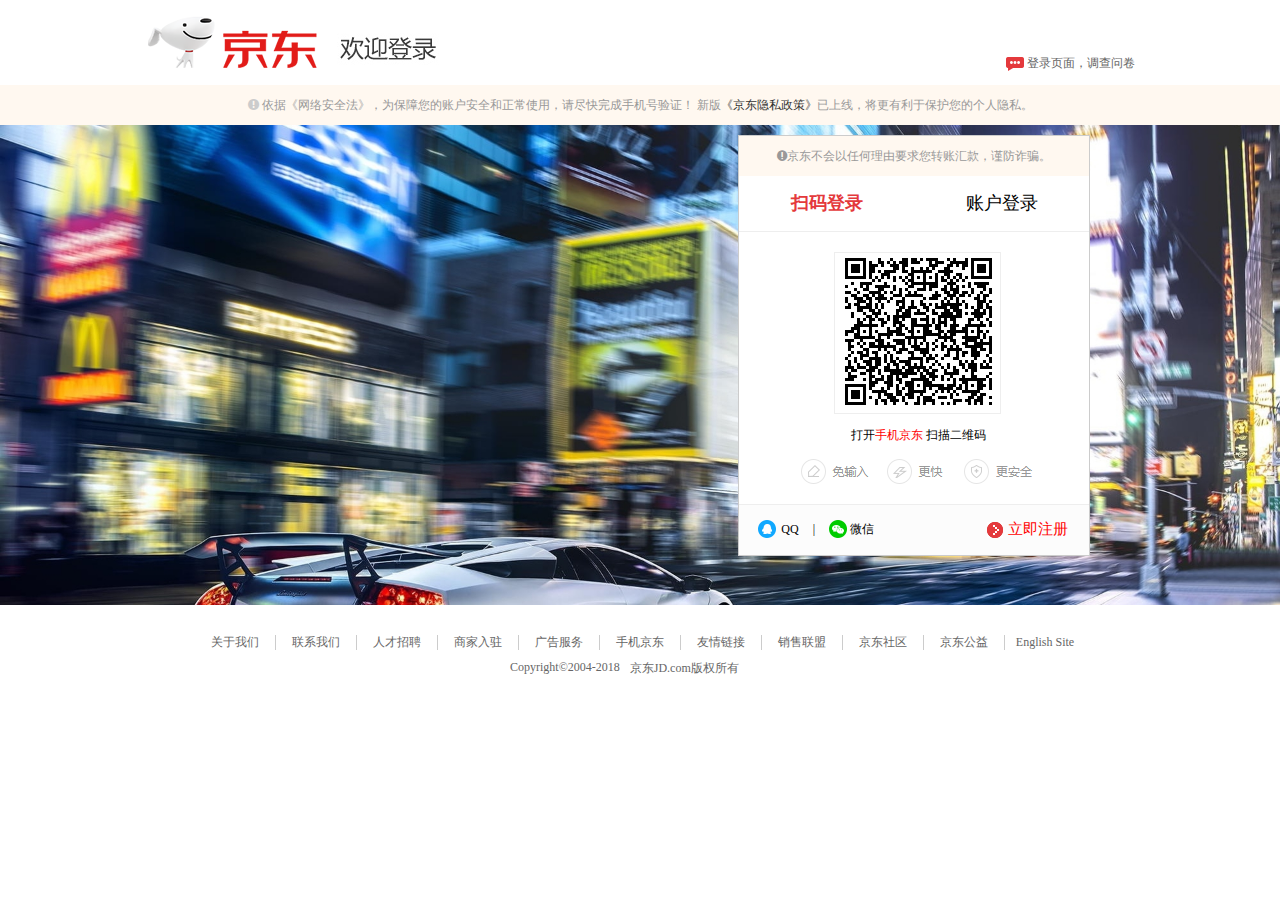
<file: login.html>
<!DOCTYPE html>
<html>
<head>
	<meta charset="utf-8">
	<title>denglu</title>
	<link rel="stylesheet" type="text/css" href="css/denglu.css">
	<link rel="stylesheet" href="font-awesome-4.5.0/css/font-awesome.css">
	<script src="js/denglu2.js" defer></script>
	<script src="js/jquery-1.8.3.min.js"></script>
	<script src="js/denglu.js"></script>
</head>
<body>
	<div class="html">
		<div class="head w">
			<div class="head1">
				<img src="img/354.jpg">
				<li>登录页面，调查问卷</li>
				<li><img src="img/355.jpg"></li>
			</div>
		</div>
		<div class="nav">
			<i class="fa fa-exclamation-circle"></i>
			依据《网络安全法》，为保障您的账户安全和正常使用，请尽快完成手机号验证！ 新版<span>《京东隐私政策》</span>已上线，将更有利于保护您的个人隐私。
		</div>
		<div class="menu">
			<img src="img/357.jpg">
			<div class="menur" id="men">
				<div class="top">
					<i class="fa fa-exclamation-circle"></i>京东不会以任何理由要求您转账汇款，谨防诈骗。
				</div>
				<div class="middle">
					<li class="middle1">扫码登录</li>
					<li>账户登录</li>
				</div>
				<div class="bottom">
					<div>
						<div class="botl">
							<div class="erwei">
								<img src="img/359.jpg">
							</div>
							<div class="shouji">
								<img src="img/361.jpg">
							</div>
						</div>
						<p class="p1">打开<span>手机京东</span> 扫描二维码</p>
						<p class="p2"><img src="img/362.jpg"></p>
					</div>
					<div>
						<form action="1.php" method="get" id="form" onsubmit="return check()">
							<div class="for1" id="for1"></div>
							<div class="for2 fora">
								<i class="fa fa-user" id="ii"></i><input type="text" name="username" placeholder="邮箱/用户名/已验证手机" id="user">
							</div>
							<div class="for2 forb">
								<i class="fa fa-lock" id="ii2"></i><input type="password" name="userpass" id="pass">
							</div>
							<div class="for3">忘记密码</div>
							<div class="for4">
								<input type="submit" value="登 &nbsp; &nbsp;录" id="but">
							</div>
						</form>
					</div>
				</div>
				<div class="qq">
					<li class="qqr"><img src="img/363.jpg"></li>
					<li class="qq1">QQ</li>
					<li>|</li>
					<li><img src="img/364.jpg"></li>
					<li class="qq1">微信</li>
					<li id="qqt"><img src="img/365.jpg"></li>
					<li class="qq3">立即注册</li>
				</div>
			</div>
		</div>
		<div class="foot w">
			<ul class="foot1">
				<li>关于我们</li>
				<li>联系我们</li>
				<li>人才招聘</li>
				<li>商家入驻</li>
				<li>广告服务</li>
				<li>手机京东</li>
				<li>友情链接</li>
				<li>销售联盟</li>
				<li>京东社区</li>
				<li>京东公益</li>
				<li id="ltt">English Site</li>
			</ul>
			<ul class="foot2">
				<li>Copyright&copy;2004-2018</li>
				<li>京东JD.com版权所有</li>
			</ul>
		</div> 
	</div>
</body>
</html>
</file>
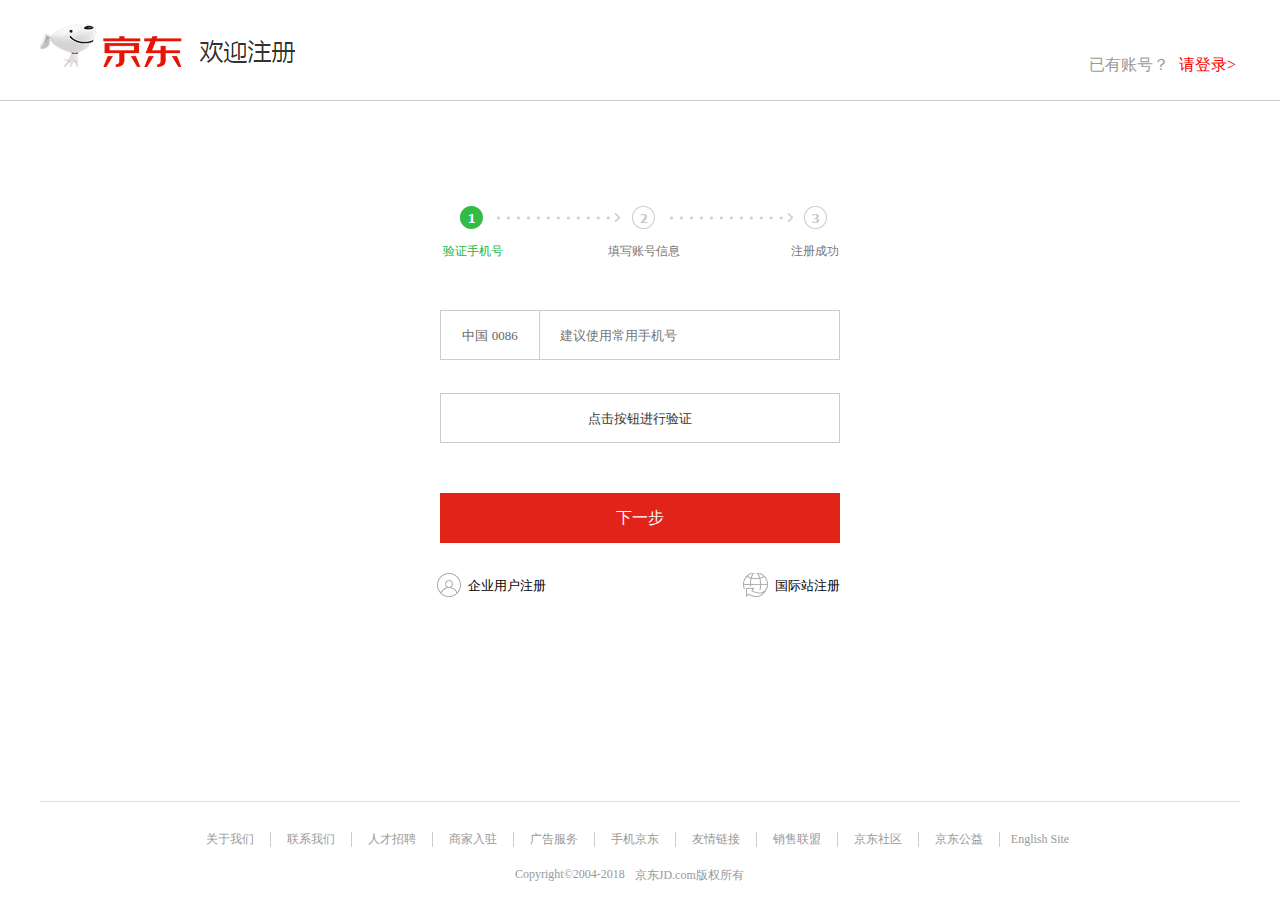
<file: reg.html>
<!DOCTYPE html>
<html>
<head>
	<meta charset="utf-8">
	<title>zhuce</title>
	<link rel="stylesheet" type="text/css" href="css/zhuce.css">
	<link rel="stylesheet" href="font-awesome-4.5.0/css/font-awesome.css">
	<script src="js/jquery-1.8.3.min.js"></script>
	<script src="js/zhuce.js"></script>
</head>
<body>
	<div class="html">
		<div class="zhezhao">
			<div class="shengming">
				<div class="sheng1">京东用户注册协议和隐私政策<span>×</span></div>
				<div class="sheng2">
					一、服务条款的确认及接受
<p>1、京东客户端软件（以下称“本软件”）各项电子服务的所有权和运作权归属于“京东”所有，本软件提供的服务将完全按照其发布的服务条款和操作规则严格执行。您确认所有服务条款并完成注册程序时，本协议在您与本软件间成立并发生法律效力，同时您成为本软件正式用户。</p>
<p>2、根据国家法律法规变化及本软件运营需要，京东有权对本协议条款及相关规则不时地进行修改，修改后的内容一旦以任何形式公布在本软件上即生效，并取代此前相关内容，您应不时关注本软件公告、提示信息及协议、规则等相关内容的变动。您知悉并确认，如您不同意更新后的内容，应立即停止使用本软件；如您继续使用本软件，即视为知悉变动内容并同意接受。</p>
<p>二、服务需知</p>
<p>1、本软件运用自身开发的操作系统通过国际互联网络为用户提供购买商品等服务。使用本软件，您必须：
<p>（1）自行配备上网的所需设备，包括个人手机、平板电脑、调制解调器、路由器等；
<p>（2）自行负担个人上网所支付的与此服务有关的电话费用、网络费用等；
<p>（3）选择与所安装终端设备相匹配的软件版本，包括但不限于iOS、Android、iPad、Windows Phone等多个京东发布的应用版本。
<p>2、基于本软件所提供的网络服务的重要性，您确认并同意：
<p>（1）提供的注册资料真实、准确、完整、合法有效，注册资料如有变动的，应及时更新；
<p>（2）如果您提供的注册资料不合法、不真实、不准确、不详尽的，您需承担因此引起的相应责任及后果，并且京东保留终止您使用本软件各项服务的权利。
<p>三、订单
<p>1、使用本软件下订单，您应具备购买相关商品的权利能力和行为能力，如果您在18周岁以下，您需要在父母或监护人的监护参与下才能使用本软件。在下订单的同时，即视为您满足上述条件，并对您在订单中提供的所有信息的真实性负责。
<p>2、在您下订单时，请您仔细确认所购商品的名称、价格、数量、型号、规格、尺寸、联系地址、电话、收货人等信息。收货人与您本人不一致的，收货人的行为和意思表示视为您的行为和意思表示，您应对收货人的行为及意思表示的法律后果承担连带责任。
<p>3、您理解并同意：本软件上销售商展示的商品和价格等信息仅仅是要约邀请，您下单时须填写您希望购买的商品数量、价款及支付方式、收货人、联系方式、收货地址（合同履行地点）、合同履行方式等内容；系统生成的订单信息是计算机信息系统根据您填写的内容自动生成的数据，仅是您向销售商发出的合同要约；销售商收到您的订单信息后，只有在销售商将您在订单中订购的商品从仓库实际直接向您发出时（以商品出库为标志），方视为您与销售商之间就实际直接向您发出的商品建立了合同关系；如果您在一份订单里订购了多种商品并且销售商只给您发出了部分商品时，您与销售商之间仅就实际直接向您发出的商品建立了合同关系；只有在销售商实际直接向您发出了订单中订购的其他商品时，您和销售商之间就订单中其他已实际直接向您发出的商品才成立合同关系。对于电子书、数字音乐、在线手机充值等数字化商品，您下单并支付货款后合同即成立。
<p>4、尽管销售商做出最大的努力，但由于市场变化及各种以合理商业努力难以控制因素的影响，本软件无法避免您提交的订单信息中的商品出现缺货情况；如您下单所购买的商品发生缺货，您有权取消订单，销售商亦有权自行取消订单，若您已经付款，则为您办理退款。
<p>四、配送
<p>1、您在本软件购买的商品将按照本软件上您所指定的送货地址进行配送。订单信息中列出的送货时间为参考时间，参考时间的计算是根据库存状况、正常的处理过程和送货时间、送货地点的基础上估计得出的。您应当清楚准确地填写您的送货地址、联系人及联系方式等配送信息，您知悉并确认，您所购买的商品应仅由您填写的联系人接受身份查验后接收商品，因您变更联系人或相关配送信息而造成的损失由您自行承担。
<p>2、因如下情况造成订单延迟或无法配送等，本软件将无法承担迟延配送的责任：
<p>（1）客户提供错误信息和不详细的地址；
<p>（2）货物送达无人签收，由此造成的重复配送所产生的费用及相关的后果。
<p>（3）不可抗力，例如：自然灾害、交通戒严、突发战争等。
<p>五、用户个人信息保护及授权
<p>1、您知悉并同意，为方便您使用本软件相关服务，本软件将存储您在使用时的必要信息，包括但不限于您的真实姓名、性别、生日、配送地址、联系方式、通讯录、相册、日历、定位信息等。除法律法规规定的情形外，未经您的许可京东不会向第三方公开、透露您的个人信息。京东对相关信息采取专业加密存储与传输方式，利用合理措施保障用户个人信息的安全。
<p>2、您知悉并确认，您在注册帐号或使用本软件的过程中，需要提供真实的身份信息，京东将根据国家法律法规相关要求，进行基于移动电话号码的真实身份信息认证。若您提供的信息不真实、不完整，则无法使用本软件或在使用过程中受到限制，同时，由此产生的不利后果，由您自行承担。
<p>3、您在使用本软件某一特定服务时，该服务可能会另有单独的协议、相关业务规则等（以下统称为“单独协议”），您在使用该项服务前请阅读并同意相关的单独协议；您使用前述特定服务，即视为您已阅读并同意接受相关单独协议。
<p>4、您充分理解并同意：
<p>（1）接收通过邮件、短信、电话等形式，向在本软件注册、购物的用户、收货人发送的订单信息、促销活动等内容；
<p>（2）为配合行政监管机关、司法机关执行工作，在法律规定范围内京东有权向上述行政、司法机关提供您在使用本软件时所储存的相关信息，包括但不限于您的注册信息等，或使用相关信息进行证据保全，包括但不限于公证、见证等；
<p>（3）京东依法保障您在安装或使用过程中的知情权和选择权，在您使用本软件服务过程中，涉及您设备自带功能的服务会提前征得您同意，您一经确认，京东有权开启包括但不限于收集地理位置、读取通讯录、使用摄像头、启用录音等提供服务必要的辅助功能。
<p>（4）京东有权根据实际情况，在法律规定范围内自行决定单个用户在本软件及服务中数据的最长储存期限以及用户日志的储存期限，并在服务器上为其分配数据最大存储空间等。
<p>六、用户行为规范
<p>1、本协议依据国家相关法律法规规章制定，您同意严格遵守以下义务：
<p>（1）不得传输或发表：煽动抗拒、破坏宪法和法律、行政法规实施的言论，煽动颠覆国家政权，推翻社会主义制度的言论，煽动分裂国家、破坏国家统一的言论，煽动民族仇恨、民族歧视、破坏民族团结的言论；
<p>（2）从中国大陆向境外传输资料信息时必须符合中国有关法规；
<p>（3）不得利用本软件从事洗钱、窃取商业秘密、窃取个人信息等违法犯罪活动；
<p>（4）不得干扰本软件的正常运转，不得侵入本软件及国家计算机信息系统；
<p>（5）不得传输或发表任何违法犯罪的、骚扰性的、中伤他人的、辱骂性的、恐吓性的、伤害性的、庸俗的，淫秽的、不文明的等信息资料；
<p>（6） 不得传输或发表损害国家社会公共利益和涉及国家安全的信息资料或言论；
<p>（7）不得教唆他人从事本条所禁止的行为；
<p>（8）不得利用在本软件注册的账户进行牟利性经营活动；
<p>（9）不得发布任何侵犯他人隐私、个人信息、著作权、商标权等知识产权或合法权利的内容；
<p>2、您须对自己在网上的言论和行为承担法律责任，您若在本软件上散布和传播反动、色情或其它违反国家法律的信息，本软件的系统记录有可能作为您违反法律的证据。
<p>七、软件使用规范
<p>1、关于软件的获取与更新：
<p>（1）您可以直接从京东的网站上获取本软件，也可以从得到京东授权的第三方获取，如果您从未经京东授权的第三方获取本软件或与本软件名称相同的安装程序，京东无法保证该软件能够正常使用，并对因此给您造成的损失不予负责；
<p>（2）为了改善用户体验、完善服务内容，京东将不断努力开发新的服务，并为您不时提供软件更新，本软件新版本发布后，旧版本的软件可能无法使用，京东不保证旧版本软件继续可用及相应的客户服务，请您随时核对并下载最新版本。
<p>2、除非法律允许或京东书面许可，您使用本软件过程中不得从事下列行为：
<p>（1）删除本软件及其副本上关于著作权的信息；
<p>（2）对本软件进行反向工程、反向汇编、反向编译，或者以其他方式尝试发现本软件的源代码；
<p>（3）对京东拥有知识产权的内容进行使用、出租、出借、复制、修改、链接、转载、汇编、发表、出版、建立镜像站点等；
<p>（4）对本软件或者本软件运行过程中释放到任何终端内存中的数据、软件运行过程中客户端与服务器端的交互数据，以及本软件运行所必需的系统数据，进行复制、修改、增加、删除、挂接运行或创作任何衍生作品，形式包括但不限于使用插件、外挂或非经京东授权的第三方工具/服务接入本软件和相关系统；
<p>（5）通过修改或伪造软件运行中的指令、数据，增加、删减、变动软件的功能或运行效果，或者将用于上述用途的软件、方法进行运营或向公众传播，无论这些行为是否为商业目的；
<p>（6）通过非京东开发、授权的第三方软件、插件、外挂、系统，登录或使用京东软件及服务，或制作、发布、传播上述工具；
<p>（7）自行或者授权他人、第三方软件对本软件及其组件、模块、数据进行干扰。
<p>八、违约责任
<p>1、如果京东发现或收到他人举报投诉您违反本协议约定的，京东有权不经通知随时对相关内容进行删除、屏蔽，并视行为情节对违规帐号处以包括但不限于警告、限制或禁止使用部分或全部功能、帐号封禁直至注销的处罚，并公告处理结果。
<p>2、京东有权依据合理判断对违反有关法律法规或本协议规定的行为采取适当的法律行动，并依据法律法规保存有关信息向有关部门报告等，您应独自承担由此而产生的一切法律责任。
<p>3、您理解并同意，因您违反本协议或相关服务条款的规定，导致或产生第三方主张的任何索赔、要求或损失，您应当独立承担责任；京东因此遭受损失的，您也应当一并赔偿。
<p>4、除非另有明确的书面说明,京东不对本软件的运营及其包含在本软件上的信息、内容、材料、产品（包括软件）或服务作任何形式的、明示或默示的声明或担保（根据中华人民共和国法律另有规定的以外）。
九、所有权及知识产权
<p>1、您一旦接受本协议，即表明您主动将您在任何时间段在本软件发表的任何形式的信息内容（包括但不限于客户评价、客户咨询、各类话题文章等信息内容）的财产性权利等任何可转让的权利，如著作权财产权（包括并不限于：复制权、发行权、出租权、展览权、表演权、放映权、广播权、信息网络传播权、摄制权、改编权、翻译权、汇编权以及应当由著作权人享有的其他可转让权利），全部独家且不可撤销地转让给京东所有，并且您同意京东有权就任何主体侵权而单独提起诉讼。
<p>2、本协议已经构成《中华人民共和国著作权法》第二十五条（条文序号依照2010年修订版《著作权法》确定）及相关法律规定的著作财产权等权利转让书面协议，其效力及于您在京东软件上发布的任何受著作权法保护的作品内容，无论该等内容形成于本协议订立前还是本协议订立后。
<p>3、您同意并已充分了解本协议的条款，承诺不将已发表于本软件的信息，以任何形式发布或授权其它主体以任何方式使用（包括但不限于在各类网站、媒体上使用）。
<p>4、除法律另有强制性规定外，未经京东明确的特别书面许可,任何单位或个人不得以任何方式非法地全部或部分复制、转载、引用、链接、抓取或以其他方式使用本软件的信息内容，否则，京东有权追究其法律责任。
<p>5、本软件所刊登的资料信息（诸如文字、图表、标识、按钮图标、图像、声音文件片段、数字下载、数据编辑和软件），均是京东或其内容提供者的财产，受中国和国际版权法的保护。本软件上所有内容的汇编是京东的排他财产，受中国和国际版权法的保护。本软件上所有软件都是京东或其关联公司或其软件供应商的财产，受中国和国际版权法的保护。
<p>十、法律管辖适用及其他
<p>1、本协议的订立、执行和解释及争议的解决均应适用中国法律。如双方就本协议内容或其执行发生任何争议，双方应尽力友好协商解决；协商不成时，任何一方均可向协议签订地人民法院提起诉讼。本协议签订地为中华人民共和国北京市大兴区。
<p>2、如果本协议中任何一条被视为废止、无效或因任何理由不可执行，该条应视为可分的且并不影响任何其余条款的有效性和可执行性。
<p>3、本协议未明示授权的其他权利仍由京东保留，您在行使这些权利时须另外取得京东的书面许可。京东如果未行使前述任何权利，并不构成对该权利的放弃。
<p>4、本协议内容中以加粗方式显著标识的条款，请您着重阅读。您点击“同意”按钮即视为您完全接受本协议，在点击之前请您再次确认已知悉并完全理解本协议的全部内容。
				</div>
				<div class="sheng3">
					<li class="ss1">取消</li>
					<li class="ss2">同意并继续</li>
				</div>
			</div>
		</div>
		<div class="nav">
			<div class="nav1 w">
				<div><img src="img/366.jpg"></div>
				<ul>
					<li>已有账号？</li>
					<li class="deng">请登录></li>
				</ul>
			</div>			
		</div>
		<div class="main w">
			<div class="zhu">
				<div class="zhu1">
					<img src="img/367.jpg">
				</div>
				<ul class="zhu2">
					<li id="lv">验证手机号</li>
					<li>填写账号信息</li>
					<li>注册成功</li>
				</ul>
				<div class="zhuk">
					<div class="k1"  tabindex="0" hidefocus="true">中国 0086
						<div class="guo">
							<img src="img/368.jpg">
						</div>
					</div>
					<div class="k2">
						<input type="text" placeholder="建议使用常用手机号">
					</div>
				</div>
				<div class="zhu3"></div>
				<div class="zhu4">
					点击按钮进行验证
				</div>
				<div class="zhu5">
					下一步
				</div>
				<ul class="zhu6">
					<li><img src="img/369.jpg"></li>
					<li class="zi">企业用户注册</li>
					<li class="tutu"><img src="img/370.jpg"></li>
					<li class="zi">国际站注册</li>
				</ul>
			</div>
		</div>
		<div class="foot w">
			<ul class="foot1">
				<li>关于我们</li>
				<li>联系我们</li>
				<li>人才招聘</li>
				<li>商家入驻</li>
				<li>广告服务</li>
				<li>手机京东</li>
				<li>友情链接</li>
				<li>销售联盟</li>
				<li>京东社区</li>
				<li>京东公益</li>
				<li id="ltt">English Site</li>
			</ul>
			<ul class="foot2">
				<li>Copyright&copy;2004-2018</li>
				<li>京东JD.com版权所有</li>
			</ul>
		</div> 
	</div>
</body>
</html>
</file>
<file: css/shouye.css>
*{
	margin:0;
	padding:0;
	list-style:none;
	text-decoration:none;
}
a:hover{
	color:#f00;
}
body{
	background:#f0f4f0
}
.w{
	width:1190px;
	margin:0 auto;
}
.header{
	height:77px;
}
.header>img{
	width:100%;
}
.header>button{
	position:absolute;
	right:77px;
	top:5px;
	outline:none;
	opacity:0.6;
	width:20px;
}
/*********导航***********/
.nav{
	background:#e2e5e5;
	height:35px;
	font-size:12px;
	color:#969696;
}
.nav li{
	cursor:pointer;
}
.nav1{
	float:left;
	line-height:35px;
	margin-left:200px;
	width:60px;
	text-align:center;
	box-sizing:border-box;
}
.nav1>i{
	color:#f00;
	font-size:16px;
	padding-right:5px;
}
.nav2{
	margin-left:480px;
}
.nav2>li{
	float:left;
	height:35px;
	line-height:35px;
	/*margin-left:5px;*/
	padding:0 7px;
}
.nav2>li>a{
	color:#969696;
}
.bian:hover{
	color:#f66;
}
#hong{
	color:#f66;
}
.beijing{
	position:absolute;
	width:330px;
	height:300px;	
	background:#fff;
	border:1px solid #ccc;
	display:none;
	z-index:999;
}
.beijing>ul{
	float:left;
	margin:5px 12px 0 12px;
}
.beijing>ul>li{
	width:40px;
	height:35px;
}
#beibei{
	color:#fff;
	background:#f00;	
}
.jingdong{
	position:relative;
	box-sizing:border-box;
}
.jingdong>div{
	position:absolute;
	width:270px;
	height:200px;
	background:#fff;
	left:-1px;
	display:none;
	border-left:1px solid #ccc;
	border-right:1px solid #ccc;
	border-bottom:1px solid #ccc;
	z-index:999;
}
.dong>ul{
	float:left;
	margin:0 15px;
}
.shouji1{
	position:absolute;
	right:105px;
}
.shouji2{
	position:absolute;
	right:105px;
	width:200px;
	display:none;
	z-index:999;
}
.shouji2>img{
	width:100%;
	height:100%;
}
/*banner开始*/
.banner1{
	position:relative;
	width:189px;
	height:140px;
}
.banner1>img{
	float:left;
	position:absolute;
	top:-32px;
	box-shadow:2px 2px 5px #ccc;
}
.banner>div{
	float:left;
}
.banner2>div{
	float:left;
}
.banner21a>input{
	width:480px;
	height:35px;
	outline:none;
	border:none;
	margin:25px 0 0 100px;
	padding-left:10px;
}
.banner21a>button{
	width:60px;
	height:35px;
	outline:none;
	border:none;
	font-size:18px;
	background:#f00;
	color:#fff;
}
.banner21b>li{
	float:left;
	font-size:12px;
	margin:0 10px 0 0;
	color:#959595;
	cursor:pointer;
}
#fei{
	color:#f00;
}
.banner21b{
	margin:5px 0 0 100px;
}
.banner2-2{
	width:198px;
	height:33px;
	border:1px solid #ccc;
	background:#fff;
	margin:25px 0 0 35px;
	color:#f00;
	font-size:12px;
	line-height:33px;
	text-align:center;
}
.banner2-2>i{
	margin-right:10px;
	font-size:16px;
}
.banner2-2>div{
	position:absolute;
	right:195px;
	width:300px;
	height:50px;
	background:#fff;
	border-right:1px solid #ccc;
	border-bottom:1px solid #ccc;
	border-left:1px solid #ccc;
	color:#959595;
	line-height:50px;
	font-size:12px;
	font-weight:bold;
	display:none;
}
.banner3>ul{
	float:left;
	margin:30px 0 0 30px;
}
.banner3>ul>li{
	float:left;
	font-size:15px;
	margin:0 10px;
	color:#767a76;
	cursor:pointer;
}
.banner3>img{
	margin:20px 0 0 20px;
}
/*banner结束*/
/*menu开始*/
.menu{
	clear:both;
	overflow:hidden;
	position:relative;
}
.menu>div{
	float:left;
}
.menu1{
	width:189px;
	background:#fff;
}
.menu1>li{
	padding:5px 10px;
	font-size:14px;
	color:#636363;
	cursor:pointer;
}
.menu2,.menu3{
	width:995px;
	height:486px;
	box-shadow:0px 0px 5px #666;
	background:#fff;
	margin-left:2px;
	margin-top:5px;
	z-index:999;
	position:absolute;
	left:190px;

}
.left{
	width:800px;
}
.menu2>div{
	float:left;
}
.menu3>div{
	float:left;
}
.menu2,.menu3{
	display:none;
}
.menu2a{
	margin-left:15px;
	overflow:hidden;
}
.menu2a>div{
	float:left;
	font-size:12px;
	padding:3px 10px;
	color:#fff;
	background:#333;
	margin:15px 10px;
}
.menu2b>ul{
	margin-left:25px;
	overflow:hidden;
}
.menu2b>ul>li{
	float:left;
	font-size:12px;
	margin:7px 5px;
	color:#636363;
	cursor:pointer;
}
.menu2b>ul>.laoda{
	font-weight:bold;
	width:63px;
	text-align:right;
}
.right>div{
	width:180px;
}
.right1{
	margin:15px 5px;
}
.right2{
	margin:0px 5px;
} 
.tebie{
	width:83px;
}
.tebie1{
	width:168px;
}
/*轮播图开始*/
.menu4{
	width:590px;
	height:470px;
}
.tutu{
	height:470px;
	overflow:hidden;
	margin:15px 0 0 15px;
}
.tutu>li{
	display:none;
}
.tutu>.tutu1{
	display:block;
}
.num{
	position:absolute;
	top:450px;
	left:220px;
}
.num>li{
	width:8px;
	height:8px;
	float:left;
	margin:0 5px;
	border-radius:50%;
	border:2px solid #ccc;
}

.menu4>div{
	width:25px;
	height:45px;
	background:black;
	opacity:0.4;
	position:absolute;
	top:230px;
	color:#fff;
	font-size:25px;
	line-height:45px;
	text-align:center;
	cursor:pointer;
	display:none;
}
.zuo{
	left:205px;		
}
.you{
	right:410px;	
}
/*轮播结束*/
.menu5{
	margin:15px 0 0 10px;
}
.menu5>div{
	margin-bottom:8px;
	cursor:pointer; 
}
.menu6{
	width:200px;
	height:470px;
	background:#fff;
	margin:15px 0 0 10px;
}
.menu6a>div{
	width:60px;
	height:60px;
	background:#ccc;
	border:3px solid #eee;
	border-radius:50%;
	margin-top:-15px;
	margin-left:60px;
	box-shadow:5px 5px 20px #ccc;
}
.menu6a>p{
	font-size:13px;
	text-align:center;
	margin-top:5px;
	color:#767a76;
}
.menu6a>span{
	display:inline-block;
	font-size:12px;
	width:60px;
	height:25px;
	text-align:center;
	line-height:25px;
	border-radius:10px;
	box-shadow:5px 5px 10px #ccc;
	margin:10px 0px 0 25px;
	cursor:pointer;
}
.span1{
	color:#f00;
	background:#fff;
}
.span2{
	color:#e5e58c;
	background:#333;
} 
.menu6b1{
	height:30px;
	margin-top:10px;
}
.menu6b1>ul{
	margin-left:10px;
}
.menu6b1>ul>li{
	cursor:pointer;
	float:left;
	font-size:13px;
	margin-right:10px;
	height:30px;
	width:30px;
	text-align:center;
	line-height:30px;
}
.menu6b1>ul>.selected{
	border-bottom:2px solid #f00;
}
.menu6b1>span{
	cursor:pointer;
	float:right;
	font-size:13px;
	line-height:30px;
	margin-right:10px;
}
.menu6b2>div{
	margin-top:5px;
	margin-left:10px;
	font-size:12px;
	color:#636363;
}
.menu6b2>.hide{
	display:none;
}
.menu6b2>div>li{
	cursor:pointer;
	padding:5px 0;
}
.menu6b3{
	border-top:1px solid #ccc;
	width:180px;
	margin:10px auto 0 auto;
}
.menu6b3>ul{
	float:left;
	font-size:13px;
	color:#c3a892;
}
.menu6b3>ul>li{
	text-align:center;
	margin:10px 2px 0 2px;
	cursor:pointer;
}
/*导航结束*/
/*倒计时开始*/
.miaosha{
	margin-top:20px;
	height:260px;
	overflow:hidden;
}
.miaosha>div{
	float:left;
}
.miaosha1{
	height:260px;
	width:190px;
	background:#e73832;
}
.miao1{
	font-size:33px;
	color:#fff;
	text-align:center;
	margin-top:30px;
}
.miao2{
	font-size:20px;
	color:#f59995;
	text-align:center;
	margin-top:5px;
}
.miao3>img{
	margin:10px 0 0 80px;
}
.miao4{
	font-size:16px;
	color:#fff;
	text-align:center;
	margin-top:10px;
}
.miao5{
	margin:20px 0 0 30px;
}
.miao5>span{
	display:inline-block;
	height:35px;
	width:35px;
	color:#fff;
	font-size:20px;
	font-weight:bold;
	text-align:center;
	line-height:35px;
	background:#333;
	margin-left:3px;
} 
/*倒计时结束*/
.miaosha2{
	width:788px;
	height:260px;
	margin-left:2px;
	overflow:hidden;
	position:relative;
}
.miaosha2>.run>div{
	float:left;
	width:195px;
	height:260px;
	margin-right:2px;
	background:#fff;
	cursor:pointer;
}
.run{
	position:absolute;
}
.run2>img{
	margin:30px 0 0 30px;
}
.run3{
	font-size:11px;
	color:#686868;
	text-align:center;
}
.run4{
	margin:20px 0 0 25px;
}
.run4>span:nth-child(1){
	display:inline-block;
	width:70px;
	height:20px;
	line-height:20px;
	text-align:center;
	background:#e73832;
	border:1px solid #e73832;
	font-weight:bold;
	font-size:13px;
	color:#fff;
}
.run4>span:nth-child(2){
	display:inline-block;
	width:70px;
	height:20px;
	text-align:center;
	background:#fff;
	border:1px solid #e73832;
	font-size:13px;
	line-height:20px;
	color:#b7bbb7;
}
.le,.rg{
	position:absolute;
	z-index:999;
	width:20px;
	height:35px;
	background:#333;
	opacity:0.4;
	top:90px;
	color:#fff;
	font-size:20px;
	line-height:35px;
	text-align:center;
	cursor:pointer;
}
.rg{
	right:0; 
} 
.miaosha3{
	width:210px;
	height:260px;
	background:#fff;
	position:relative;
}
.shatu>li{
	display:none;
}
.shatu>li>img{
	width:170px;
	margin:10px 0 0 20px;
	cursor:pointer;
}
.shabiao{
	position:absolute;
	top:245px;
	left:90px;
}
.shabiao>li{
	float:left;
	width:7px;
	height:7px;
	border-radius:50%;
	border:1px solid #ccc;
	background:#eee;
	margin:0 5px;
}
/*主体开始*/
.main{
	overflow:hidden;
	height:470px;
	margin-top:30px;
}
.main>div{
	float:left;
	width:390px;
	height:470px;
	background:#fff;
}
.main-left{
	margin-right:10px;
}
.main-middle{
	margin-right:10px;
}
.paihang{
	height:60px;
	cursor:pointer;
}
.paihang>span:nth-child(1){
	font-size:25px;
	color:#333;
	display:inline-block;
	margin:10px 0 0 15px;
}
.paihang>span:nth-child(2){
	width:25px;
	height:25px;
	font-size:20px;
	text-align:center;
	color:#f00;
	display:inline-block;
	border:1px solid #f00;
	border-radius:50%;
	margin:0 5px;
	line-height:25px;
}
.paihang>span:nth-child(3){
	font-size:14px;
	color:#979797;
	line-height:60px;
}
.one1{
	height:35px;
	background:#f0f4f0;
}
.one1>li{
	float:left;
	color:#787878;
	line-height:35px;
	font-size:13px;
	margin:0 13px;
	cursor:pointer;
} 
.one2>div>div{
	cursor:pointer;
}
.a2{
	overflow:hidden;
}
.a2>div{
	float:left;
}
.a2>div:nth-child(1){
	margin:20px 10px 5px 20px;
}
.a2>div:nth-child(2){
	margin:30px 10px 0 0;
	font-size:40px;
	color:#e7423c;
	font-weight:bold;
}
.a2>div:nth-child(3){
	margin:40px 10px 0 0;
	width:220px;
	font-size:12px;
	color:#666;
}
.a3{
	margin:15px 0 0 180px;
}
.a3>li{
	float:left;
	width:7px;
	height:7px;
	border:2px solid #666;
	border-radius:50%;
	margin:0 5px;
}
.one1>.one1ed{
	color:#f00;
}
.one2bed{
	display:none;
}
.lunzhu>li{
	float:left;
}
.lunzhu>li>div{
	width:350px;
	height:350px;
	margin:1px 0 0 20px;
	display: none;
	cursor:pointer;
}
.lunzhu>li>div>div:nth-child(2){
	margin:15px 0 0 15px;
}
.lunzhu>li>div>div:nth-child(3){
	margin:10px 0;
	font-size:18px;
	color:#272727;
	font-weight:bold;
	text-align:center;
}
.lunzhu>li>div>div:nth-child(4){
	font-size:13px;
	color:#636363;
	margin:5px 0 0 5px;
}
.lunnum{
	margin:22px 0 0 160px;
}
.lunnum>li{
	float:left;
	width:7px;
	height:7px;
	border:2px solid #666;
	border-radius:50%;
	margin:0 5px;
}
.mright{
	width:350px;
	height:110px;
	background:#eee;
	margin:10px 0 0 20px;
}
.mright>div{
	float:left;
	cursor:pointer;
}
.mright1{
	border:1px solid #fff;
	width:90px;
	height:90px;
	background:#fff;
	border-radius:50%;
	margin:10px 0 0 10px;
}
.mright1>img{
	width:60px;
	height:60px;
	margin:15px 0 0 15px;
}
.mright2>div:nth-child(1){
	font-size:25px;
	font-weight:bold;
	color:#e2343c;
	margin:15px 0 0 10px;
}
.mright2>div:nth-child(2){
	font-size:13px;
	color:#ccc;
	margin:0 0 0 10px;
}
.mright2>div:nth-child(3){
	font-size:14px;
	color:#666;
	margin:0 0 0 10px;
}
.mnum{
	margin:15px 0 0 170px;
}
.mnum>li{
	float:left;
	width:7px;
	height:7px;
	border:2px solid #666;
	border-radius:50%;
	margin:0 5px;
}
.mnum>li:nth-child(1){
	background:#f00;
}
/*轮播*/
.lunzhu2>li{
	float:left;
}
.lunzhu2>li>div{
	width:350px;
	height:350px;
	margin:1px 0 0 20px;
	display: none;
	cursor:pointer;
}
.lunzhu2>li>div>div:nth-child(1){
	margin-top:-15px;
}
.lunzhu2>li>div>div:nth-child(2){
	margin:10px 0;
	font-size:18px;
	color:#272727;
	font-weight:bold;
	text-align:center;
}
.lunzhu2>li>div>div:nth-child(3){
	font-size:13px;
	color:#636363;
	margin:5px 0 0 5px;
}
.lunnum2{
	margin:22px 0 0 160px;
}
.lunnum2>li{
	float:left;
	width:7px;
	height:7px;
	border:2px solid #666;
	border-radius:50%;
	margin:0 5px;
}
/*四格样式*/
.gefour>div{
	float:left;
	cursor:pointer;
}
.gefour1>div:nth-child(1){
	margin:10px 0 0 50px;
}
.gefour1>div:nth-child(2){
	color:#418b93;
	font-size:13px;
	font-weight:bold;
	margin:10px 0 0 40px;
}
.gefour1>div:nth-child(3){
	color:#756577;
	font-size:12px;
	margin:10px 0 0 40px;
}
.guang1{
	margin:-5px 0 0 20px;
}
.guang2{
	margin:10px 0 0 20px;
}
.guang1,.guang2>img{
	cursor:pointer;
}
/*四格样式结束*/
/*中间标题*/
.title{
	height:50px;
	font-size:28px;
	line-height:50px;
	margin-top:20px;
	text-align:center;
}
.title>span{
	display:inline-block;
	height:3px;
	width:50px;
	background:#333;
	vertical-align:middle;
}
/*中间标题完了*/
.hot{
	margin-left:15px;
}
.hot>img{
	margin-left:5px;
	cursor:pointer;
}
.cool{
	margin:10px 0 0 21px;
	cursor:pointer;
}
.haotu>img{
	margin-left:10px;
	cursor:pointer;
}
/*一图方框样式*/
.kuang{
	position:relative;
	width:350px;
	height:430px; 
	border:5px solid #333;
	margin-top:30px;
	margin-left:30px;
}
.kuang>img{
	cursor:pointer;
	width:100%;
	height:100%;
	position:absolute;
	top:-33px;
	left:-33px;
	z-index:999;
}
.main>.bgg{
	background:#f0f4f0;
}
/*二图框样式*/
.kuang2{
	position:relative;
	width:350px;
	height:430px; 
	border:5px solid #333;
	margin-top:30px;
}
.kuang2>div{
	position:absolute;
	top:-34px;
	left:43px;
}
.kuang2>div>img{
	cursor:pointer;
	margin-bottom:20px;
}
/*四图样式*/
.fourtu>div{
	float:left;
	width:190px;
	height:230px;
	background:#fff;
	cursor:pointer;
}
.fourtu>div:nth-child(1){
	margin-right:10px;
}
.fourtu>div:nth-child(3){
	margin-top:10px;
}
.fourtu>div:nth-child(4){
	margin-top:10px;
	margin-left:10px;
}
.fourtu>div>div:nth-child(1){
	margin:25px 0 0 35px;
}
.fourtu>div>div:nth-child(2){
	color:#746577;
	font-size:14px;
	margin:10px 0 0 20px;
}
.fourtu>div>div:nth-child(3){
	color:#e73832;
	font-size:15px;
	margin:10px 0 0 70px;
}
/*四图样式完*/
/*双图样式*/
.twotu>img{
	margin:0 0 15px 20px;
	cursor:pointer;
}
/*三图样式*/
.threetu1>img{
	margin-top:10px;
	margin-left:20px;
	cursor:pointer;
}
.threetu2{
	margin-top:10px;
	margin-left:15px;
}
.threetu2>img{
	margin-left:5px;
	cursor:pointer;
}
/*图文样式*/
.wentu1>img{
	border:1px solid #ccc;
	margin:20px 0 0 20px;
	cursor:pointer;
}
.wentu1{
	position:relative;
}
.wentu1>span{
	display:inline-block;
	font-size:18px;
	position:absolute;
	top:30px;
	left:170px;
}
.wentu2>img{
	margin:10px 0 0 20px;
	cursor:pointer;
}
.wentu3>img{
	margin:20px 10px 0 13px;
	cursor:pointer;
}
.kuang3{
	position:relative;
	width:350px;
	height:430px; 
	border:5px solid #333;
}
.kuang3>img{
	cursor:pointer;
	width:100%;
	height:100%;
	position:absolute;
	top:33px;
	left:33px;
}
.kuang4{
	position:relative;
	width:350px;
	height:430px; 
	border:5px solid #333;
	margin-top:30px;
	margin-left:30px;
}
.kuang4>div{
	position:absolute;
	top:-33px;
	left:-33px;
}
.kuang4>div>img{
	cursor:pointer;
	margin-bottom:20px;
}
/*特色轮播*/
.maintese{
	height:360px;
	margin-top:30px;
}
.maintese>ul{
	margin-left:540px;
}
.maintese>ul>li{
	float:left;
	width:7px;
	height:7px;
	border:2px solid #ccc;
	border-radius:50%;
	margin:15px 0 0 10px;
}
.maintesetu{
	overflow:hidden;
}
.maintesetu>div{
	float:left;
	display:none;
}
.maintese>div>div>div{
	float:left;
	width:390px;
	height:320px;
	background:#fff;
}
.maintese>div>div>div:nth-child(1){
	margin-right:10px;
}
.maintese>div>div>div:nth-child(2){
	margin-right:10px;
}
.tesetu>img{
	width:350px; 
	margin:-10px 0 0 20px;
}
.guang{
	margin-top:30px;
}
.guanga,.guangb,.guangc,.guangd{
	margin-right:10px;
}
.zhi{
	cursor:pointer;
}
.guang>div{
	float:left;
	width:230px;
	height:280px;
	background:#fff;
	margin-top:10px;
	position:relative;
	cursor:pointer;
	overflow:hidden;
}
.guang>div>.xiangsi{
	position:absolute;
	top:300px;
	left:80px;
	width:60px;
	height:60px;
	border-radius:50%;
	color:#fff;
	text-align:center;
	line-height:60px;
	background:#333;
	font-size:14px; 
}
.guang>div>div:nth-child(1){
	margin:20px 0 0 30px;
}
.guang>div>div:nth-child(2){
	font-size:13px;
	color:#686868;
	margin:5px 20px 0 20px;
}
.guang>div>div:nth-child(3){
	font-size:16px;
	color:#e73832;
	margin:10px 0 0 80px;
}
/*结尾*/
.finish{
	margin-top:30px;
	overflow:hidden;
}
.finish>div{
	float:left;
	margin:30px 20px 30px 75px;
}
.finish1{
	display:inline-block;
	position:relative;
	left:10px;
	top:-15px;
	font-weight:bold;
}
.fina{
	width:100%;
	height:1px;
	background:#ccc;
}
.fina{
	width:100%;
	height:1px;
	background:#ccc;
}
/*****************/
.footer1{
	margin-top:30px;
	height:160px;
	border-bottom:1px solid #ccc
}
.footer1>ul{
	float:left;
	margin:0 0 0 42px;
	width:130px;
}
.footer1>ul>li{
	font-size:13px;
	color:#9d9d9d;
}
.footer1>ul:nth-child(1){
	margin-left:25px;
}
.footer1>ul>li:nth-child(1){
	font-weight: bold;
	color:#333;
	padding:10px 0;
}
.lii1{
	padding-left:60px;
	color:#333;
}
.footer2a{
	padding-left:85px;
	overflow:hidden;
}
.footer2a>li{
	float:left;
	font-size:12px;
	padding:10px 4px;
	color:#333;
}
.footer2b{
	padding-left:195px;
	overflow: hidden;
}
.footer2b>li{
	float:left;
	font-size:12px;
	padding:10px 4px 0 4px;
	color:#999899;
}
.footer2c{
	padding-left:160px;
}
.footer2c>li{
	float:left;
	font-size:12px;
	padding:10px 4px 0 4px;
	color:#999899;
	line-height:8px;
}
.footer2d{
	padding-left:330px;
	overflow:hidden;
}
.footer2d>li{
	float:left;
	font-size:12px;
	padding:10px 4px 0 4px;
	color:#999899;
}
.footer2e{
	padding-left:440px;
	overflow:hidden;
}
.footer2e>li{
	float:left;
	font-size:12px;
	padding:10px 4px 0 4px;
	color:#999899;
}
.footer2f{
	padding-left:490px;
}
.footer2f>li{
	float:left;
	font-size:12px;
	padding:10px 4px 0 4px;
	color:#999899;
	line-height:30px;
}
.footer3{
	margin:70px 0 30px 345px;
}
</file>
<file: css/xiangqing.css>
*{
	margin:0;
	padding:0;
	list-style:none;
	text-decoration:none;
}
.w{
	width:1190px;
	margin:0 auto;
}
.html{
	width:100%;
	height:100%;
}
.head{
	height:32px;
	background:#e3e4e5;
}
.header{
	position:relative;
}
.header>div{
	float:left;
	font-size:12px;
	line-height:32px;
	color:#666;
}
.header1{
	cursor:pointer;
	padding-right:5px;
}
.header2{
	text-align:center;
	position:relative;
	height:32px;
	width:75px;
	box-sizing:border-box;
	cursor:pointer;
}
.header2>.headerbiao{
	position:absolute;
	background:#fff;
	left:-1px;
	width:300px;
	height:300px;
	border-left:1px solid #ccc;
	border-right:1px solid #ccc;
	border-bottom:1px solid #ccc; 
	display:none;
	z-index:999;
}
.headerbiao>ul{
	float:left;
	margin:10px 13px;
}
.headerbiao>div{
	clear:both;
	border-top:1px solid #ccc;
	margin-top:10px;
	text-indent:10px;
}
.header3{
	margin-left:339px;
}
.header3>li{
	float:left;
	cursor:pointer;
}
.header3>.wenzi{
	width:75px;
	text-align: center;
}
.header3>.wente{
	color:#f00;
}
/*我的京东*/
.wode{
	position:relative;
	width:75px;
	box-sizing:border-box;
}
.wode>.dong{
	position:absolute;
	background:#fff;
	left:-1px;
	width:300px;
	height:270px;
	z-index:999;
	border-left:1px solid #ccc;
	border-right:1px solid #ccc;
	border-bottom:1px solid #ccc;
	display:none;
}
.wode>.dong>ul{
	float:left;
	margin:10px 15px;
	text-align:left;
}
/*网站导航*/
.wangzhan{
	position:relative;
	width:75px;
	box-sizing:border-box;
}
.daohang{
	position:absolute;
	left:-1115px;
	background:#fff;
	overflow:hidden;
	border-left:1px solid #ccc;
	border-right:1px solid #ccc;
	border-bottom:1px solid #ccc;
	width:1187px;
	height:200px;
	z-index:999;
	display:none; 
}
.daohang>div{
	float:left;
}
.dao1{
	height:170px;
	width:360px;
	border-right:1px solid #ccc;
	margin:15px 0 0 10px;
}
.dao2,.dao3{
	height:170px;
	width:260px;
	border-right:1px solid #ccc;
	margin:15px 0 0 10px;
}
.dao4{
	height:170px;
	margin:15px 0 0 10px;
}
.dao1>div,.dao2>div,.dao3>div,.dao4>div{
	font-size:14px;
	font-weight:bold;
	color:#333;
}
.dao1>ul,.dao2>ul,.dao3>ul,.dao4>ul{
	float:left;
	margin-right:15px;
}
.dao1>ul>li,.dao2>ul>li,.dao3>ul>li,.dao4>ul>li{
	line-height:25px;
	cursor:pointer;
}
.shouji{
	position:relative;
	width:75px;
	box-sizing:border-box;
}
.shouji>div{
	position:absolute;
	left:-1px;
	z-index:999;
	border-left:1px solid #ccc;
	border-right:1px solid #ccc;
	border-bottom:1px solid #ccc;
	height:194px;
	display:none;
}
.shouji>i{
	font-size:24px;
	vertical-align:middle;
	padding-right:5px;
}
.shouji>div>img{
	/*width:180px;*/
}
.guanzhu{
	position:relative;
	width:75px;
	box-sizing:border-box;
}
.guanzhu>div{
	position: absolute;
	left:-1px;
	width:73px;
	border-left:1px solid #ccc;
	border-right:1px solid #ccc;
	border-bottom:1px solid #ccc;
	display:none;
	z-index:999;
}
.guanzhu>div>img{
	width:73px;
}
/*//头部结束*/
.nav{
	height:100px;
}
.nav>div{
	float:left;
}
.nav1>img{
	margin-top:10px;
}
.nav2{
	width:80px;
	height:45px;
	font-size:20px;
	color:#333;
	margin-top:40px;
	margin-left:5px;
	text-align:right;
}
.nav3{
	position:relative;
	width:75px;
	height:18px;
	color:#666;
	margin-top:45px;
	margin-left:10px;
	text-align:center;
	line-height:18px;
	font-size:13px;
	border:1px solid #ccc;
	cursor:pointer;
}
.nav3>div{
	position:absolute;
	background:#fff;
	overflow:hidden;
	border-left:1px solid #ccc;
	border-right:1px solid #ccc;
	border-bottom:1px solid #ccc;
	left:-1px;
	width:170px;
	height:450px;
	z-index:999;
	display:none;
}
.nav3>div>ul{
	clear:both;
}
.nav3>div>ul>li{
	float:left;
	font-size:12px;
	color:#666;
	margin:5px 0 3px 10px;
}
.nav4{
	margin:34px 0 0 40px;
}
.nav4>input{
	width:450px;
	height:32px;
	padding-left:10px;
	outline:none;
	border:2px solid #b61d1d;
}
.nav4>button{
	width:80px;
	height:36px;
	border:none;
	outline:none;
	background:#b61d1d;
	font-size:16px;
	cursor:pointer;
	vertical-align:middle;
	color:#fff;
}
.nav5{
	width:140px;
	height:34px;
	margin:33px 0 0 100px;
	background:#eee;
	border:1px solid #ccc;
	font-size:12px;
	color:#555;
	text-align:center;
	line-height:34px;
	position:relative;
	cursor:pointer;
}
.nav5>div{
	position:absolute;
	right:0;
	width:300px;
	height:70px;
	box-shadow:0 0 5px #999;
	color:#999;
	line-height:70px;
	background:#fff;
	z-index:999;
	display:none;
}
/*nav结束*/
/*banner开始*/
.banner{
	margin-top:10px;
	height:40px;
	border-bottom:3px solid #b61d1d;
}
.banner1>li{
	float:left;
	height:40px;
	line-height:40px;
	font-size:16px;
}
.ban1{
	width:220px;
	background:#b61d1d;
	color:#fff;
	text-indent:10px;
}
.banner1>.ban2{
	width:100px;
	font-size:14px;
	text-align:center;
	cursor:pointer;
}
.banner1>.ban3{
	font-size:12px;
	margin-left:413px;
}
/*banner结束*/
.menu{
	height:470px;
	background:#e3e4e5;
}
.menu1{
	height:65px;
}
.menu1>li{
	float:left;
	font-size:13px;
	color:#333;
	line-height:65px;
	margin-right:5px;
	cursor:pointer;
}
.menu1>.zheng{
	font-size:20px;
}
.menu2{
	height:405px;
	background:#fff;
}
/*放大镜*/
.menu2>div{
	float:left;
}
.left{
	width:450px;
	height:390px;
	margin:15px 0 0 15px;
	position:relative;
}
.small{
	height:300px;
	width:450px;
	position:relative;
}
#move{
	position:absolute;
	width:150px;
	height:100px;
	background:#09c;
	opacity:0.5;
	top:0;
	display:none;
}
.left>.small>img{
	width:100%;
	height:100%;
}
.big{
	width:300px;
	height:200px;
	border:1px solid #eee;
	position:absolute;
	z-index:999;
	left:460px;
	top:0;
	overflow:hidden;
	display:none;
}
.dian{
	position:absolute;
	top:320px;
	left:1px;
}
.dian>li{
	float:left;
	margin:0 0.5px;
	cursor:pointer;
}
.dian>li>img{
	width:70px;
}
.diant{
	width:46px;
	height:52.5px;
	background:#999;
	font-size:30px;
	color:#fff;
	text-align:center;
	line-height:52.5px;
	cursor:pointer;
}
.bor>img{
	box-sizing:border-box;
}
.right{
	width:440px;
	height:390px;
	margin:15px 0 0 15px;
}
.right1{
	height:50px;
	line-height:50px;
	font-size:16px;
	font-weight:bold;
	text-indent:10px;
	color:#333;
}
.right2{
	height:70px;
	width:420px;
	margin:0 auto;
	background:#eee;
	font-size:12px;
	color:#666;
	text-indent:10px;
	line-height:35px;
}
.right2>span{
	font-size:20px;
	color:#e53f42;
}
.right3>li{
	text-indent:20px;
	font-size:12px;
	line-height:40px;
}
.right4{
	width:420px;
	height:80px;
	margin:10px auto;
	border-top:1px solid #e53f42;
	border-bottom:1px solid #e53f42;
	background:#fffaf6;
}
.right4>div{
	float:left;
}
.right4a{
	width:100px;
	height:40px;
	background:#e53f42;
	color:#fff;
	font-weight:bold;
	line-height:40px;
	text-align:center;
	font-size:19px;
	margin:20px 0 0 10px;
	cursor:pointer;
}
.right4b{
	width:200px;
	height:40px;
	color:#e53f42;
	line-height:40px;
	margin:20px 0 0 10px;
	font-size:18px;
	font-weight:bold;
}
.right4c{
	width:96px;
	height:55px;
	border-left:1px solid #ccc;
	margin-top:10px;
	position:relative;
	cursor:pointer;
}
.right4c>img{
	margin-left:30px;
	margin-top:5px;
}
.right4c>p{
	font-size:12px;
	color:#333;
	text-indent:17px;
}
.right4c>div{
	position:absolute;
	width:150px;
	height:150px;
	top:-200px;
	left:-70px;
	display:none;
}
.right5{
	font-size:12px;
	text-indent:15px;
	line-height:35px;
}
.rrg1{
	width:230px;
	height:70px;
	border-top:1px solid #eee;
	border-bottom:1px solid #eee;
	margin:20px 0 0 10px;
}
.rrg1>img{
	margin:5px 0 0 5px;
	cursor:pointer;
}
.rrg2{
	margin:30px 0 0 30px;
	cursor:pointer;
}
.rrg3{
	font-size:13px;
	margin:10px 0 0 30px;
	color:#666;
	cursor:pointer;
}
/*main开始*/
.main{
	overflow:hidden;
}
.main>div{
	float:left;
}
.mainl{
	height:27px;
	width:210px;
	background:#eee;
	border:1px solid #ccc;
	margin-top:10px;
	font-size:13px;
	font-weight:bold;
	line-height:25px;
	text-indent:10px;
	color:#666;
}
.mainr{
	width:965px;
	border:1px solid #ccc;
	margin:10px 0 0 10px;
}
.mainr1{
	height:25px;
	background:#eee;
	border-bottom:1px solid #ccc;
	border-top:2px solid #666;
}
.mainr1>li{
	float:left;
	font-size:14px;
	color:#666;
	font-weight:bold;
	width:90px;
	height:25px;
	line-height:25px;
	text-align:center;
	cursor:pointer;
}
.mainr1>span{
	font-size:12px;
	line-height:25px;
	margin-left:555px;
}
.mainr1>.mainrt{
	background:#fff;
	width:90px;
	height:35px;
	box-sizing:border-box;
	border-top:2px solid #e53f42;
	border-right:1px solid #ccc;
	border-left:1px solid #ccc;
	margin-top:-9px;
	margin-left:-1px;
}
/*选项卡*/
.mainr2{
	
}
.r2a{
	width:720px;
	height:190px;
	border-bottom:1px solid #ccc;
	margin-left:110px;
}
.r2a>ul{
	float:left;
	margin-right:20px;
}
.r2a>ul>li,.r2b>li{
	line-height:30px;
	font-size:14px;
	color:#666;
}
.r2a>p,.r2b>p,.r2c>p{
	line-height:45px;
	font-size:17px;
	font-weight:bold;
	color:#555;
}
.r2b{
	width:720px;
	height:100px;
	border-bottom:1px solid #ccc;
	margin-left:110px;
	margin-top:10px;
}
.r2c{
	margin:10px 0 0 110px;
}
.r2c>li{
	margin:30px 0;
}
.mainr3{
	display:none;
}
.mainr3>p{
	line-height:45px;
	font-size:17px;
	font-weight:bold;
	color:#555;
	margin:20px 0 10px 110px;
}
.mainr3>table{
	margin:10px 0 0 110px;
	border-collapse:collapse;
}
th,td{
	border:1px solid #ccc;
}
td{
	width:180px;
	height:25px;
	color:#888;
	font-size:12px;
	text-indent:10px;
}
th{
	height:30px;
	background:#eee;
	font-size:13px;
	color:#555;
}
.main4{
	display:none;
}
.main4>li{
	margin:20px 0 0 110px;
}
/*尾部*/
.foot{
	border:1px solid #ccc;
	margin-top:15px;
	overflow:hidden;
	border-top:2px solid #666;
}
#ajax{
	overflow:hidden;
}
.foot>p{
	font-size:14px;
	line-height:30px;
	font-weight:bold;
	text-indent:10px;
}
.foot>div>div{
	float:left;
	width:150px;
	height:160px;
	margin:10px 24px;
}
.foot>div>div>p{
	font-size:12px;
	text-align:center;
	color:#555;
}
.foot>div>div>li{
	font-size:12px;
	text-align:center;
	color:#f00;
	margin-top:7px;
}
</file>
<file: css/liebiao.css>
*{
	margin:0;
	padding:0;
	list-style:none;
	text-decoration:none;
}
.w{
	width:1190px;
	margin:0 auto;
}
.html{
	width:100%;
	height:100%;
}
a:hover{
	color:#f00;
}
.head{
	height:32px;
	background:#e3e4e5;
}
.header{
	position:relative;
}
.header>div{
	float:left;
	font-size:12px;
	line-height:32px;
	color:#999;
}
.header1>i,.header2>i{
	font-size:16px;
	margin-right:5px;
}
.header1{
	cursor:pointer;
	padding-right:5px;
}
.header2{
	text-align:center;
	position:relative;
	height:32px;
	width:69px;
	box-sizing:border-box;
	cursor:pointer;
}
.header2>.headerbiao{
	position:absolute;
	background:#fff;
	left:-1px;
	width:300px;
	height:300px;
	border-left:1px solid #ccc;
	border-right:1px solid #ccc;
	border-bottom:1px solid #ccc; 
	display:none;
	z-index:999;
}
.headerbiao>ul{
	float:left;
	margin:10px 13px;
}
.headerbiao>div{
	clear:both;
	border-top:1px solid #ccc;
	margin-top:10px;
	text-indent:10px;
}
.header3{
	margin-left:350px;
}
.header3>li{
	float:left;
	cursor:pointer;
}
.header3>.wenzi{
	width:75px;
	text-align: center;
}
/*我的京东*/
.wode{
	position:relative;
	width:75px;
	box-sizing:border-box;
}
.wode>.dong{
	position:absolute;
	background:#fff;
	left:-1px;
	width:300px;
	height:270px;
	z-index:999;
	border-left:1px solid #ccc;
	border-right:1px solid #ccc;
	border-bottom:1px solid #ccc;
	display:none;
}
.wode>.dong>ul{
	float:left;
	margin:10px 15px;
	text-align:left;
}
/*网站导航*/
.wangzhan{
	position:relative;
	width:75px;
	box-sizing:border-box;
}
.daohang{
	position:absolute;
	left:-1037px;
	background:#fff;
	overflow:hidden;
	border-left:1px solid #ccc;
	border-right:1px solid #ccc;
	border-bottom:1px solid #ccc;
	width:1190px;
	height:200px;
	z-index:999;
	display:none;
}
.daohang>div{
	float:left;
}
.dao1{
	height:170px;
	width:360px;
	border-right:1px solid #ccc;
	margin:15px 0 0 10px;
}
.dao2,.dao3{
	height:170px;
	width:260px;
	border-right:1px solid #ccc;
	margin:15px 0 0 10px;
}
.dao4{
	height:170px;
	margin:15px 0 0 10px;
}
.dao1>div,.dao2>div,.dao3>div,.dao4>div{
	font-size:14px;
	font-weight:bold;
	color:#333;
}
.dao1>ul,.dao2>ul,.dao3>ul,.dao4>ul{
	float:left;
	margin-right:15px;
}
.dao1>ul>li,.dao2>ul>li,.dao3>ul>li,.dao4>ul>li{
	line-height:25px;
	cursor:pointer;
}
.shouji{
	position:relative;
}
.shouji>div{
	position:absolute;
	right:0;
	z-index:999;
	display:none;
}
.shouji>div>img{
	width:180px;
}
/*头部结束*/
/*nav开始*/
.nav{
	height:100px;
}
.nav>div{
	float:left;
}
.nav1>img{
	margin-top:10px;
}
.nav2{
	width:80px;
	height:45px;
	font-size:20px;
	color:#666;
	margin-top:40px;
	margin-left:40px;
}
.nav3{
	position:relative;
	width:75px;
	height:18px;
	color:#666;
	margin-top:45px;
	margin-left:10px;
	text-align:center;
	line-height:18px;
	font-size:13px;
	border:1px solid #ccc;
	cursor:pointer;
}
.nav3>div{
	position:absolute;
	background:#fff;
	overflow:hidden;
	border-left:1px solid #ccc;
	border-right:1px solid #ccc;
	border-bottom:1px solid #ccc;
	left:-1px;
	width:170px;
	height:450px;
	z-index:999;
	display:none;
}
.nav3>div>ul{
	clear:both;
}
.nav3>div>ul>li{
	float:left;
	font-size:12px;
	color:#666;
	margin:5px 0 3px 10px;
}
.nav4{
	margin:34px 0 0 40px;
}
.nav4>input{
	width:450px;
	height:32px;
	outline:none;
	border:2px solid #11aebc;
}
.nav4>button{
	width:80px;
	height:36px;
	vertical-align:middle;
	border:none;
	outline:none;
	background:#11aebc;
	font-size:16px;
	color:#fff;
	cursor:pointer;
}
.nav5{
	width:140px;
	height:34px;
	margin:33px 0 0 40px;
	background:#eee;
	border:1px solid #ccc;
	font-size:12px;
	color:#f00;
	text-align:center;
	line-height:34px;
	position:relative;
	cursor:pointer;
}
.nav5>div{
	position:absolute;
	right:0;
	width:300px;
	height:70px;
	box-shadow:0 0 5px #999;
	color:#999;
	line-height:70px;
	background:#fff;
	z-index:999;
	display:none;
}
/*nav结束*/
.banner{
	height:33px;
}
.banner>div{
	float:left;
}
.banner1{
	width:250px;
	height:33px;
	background:#11aebc;
	line-height:33px;
	text-indent:10px;
	font-size:14px;
	color:#fff;
}
.banner2{
	height:33px;
}
.banner2>li{
	float:left;
	margin:10px 20px 0 20px;
	font-size:14px;
	cursor:pointer;
}
/*menu开始*/
.menu{
	overflow:hidden;
}
.menu>div{
	float:left;
}
.menul{
	width:250px;
	height:640px;
	background:#29bcc9;
}
.menul1{
	width:230px;
	height:135px;
	border-bottom:1px dotted #eee;
	margin-left:10px;
}
.menul1>div{
	font-size:15px;
	color:#fff;
	line-height:50px;
	text-indent:10px;
}
.menul1>ul{
	clear:both;
	text-indent:10px;
}
.menul1>ul>li{
	float:left;
	color:#fff;
	font-size:12px;
	margin:0 10px 10px 0;
	cursor:pointer;
}
.menul2{
	width:230px;
	margin-left:10px;
	overflow:hidden;
}
.menul2>div{
	font-size:15px;
	color:#fff;
	line-height:50px;
	text-indent:10px;
}
.menul2>ul{
	clear:both;
	text-indent:10px;
}
.menul2>ul>li{
	float:left;
	color:#fff;
	font-size:12px;
	margin:0 10px 10px 0;
	cursor:pointer; 940
}
.menur1{
	width:940px;
	height:380px;
	position:relative;
}
.menur1tu>li{
	width:940px;
	height:380px;
	display:none;
}
.menur1tu>li>img{
	width:100%;
	height:100%;
}
.menur1nu{
	position:absolute;
	bottom:20px;
	left:150px;
}
.menur1nu>li{
	float:left;
	font-size:13px;
	color:#fff;
	text-align:center;
	line-height:35px;
	width:120px;
	height:35px;
	background:#000;
	opacity:0.5;
	margin-left:5px;
	cursor:pointer;
}
.menur2>div{
	float:left;
	width:235px;
	height:260px;
}
.menur2>div>img{
	width:235px;
	height:260px;
	cursor:pointer;
}
/*menu结束*/
/*main开始*/
.main{
	margin-top:20px;
	height:530px;
	overflow:hidden;
}
.biaoti{
	height:60px;
}
.biaoti>div{
	float:left;
}
.biaoti>div:nth-child(2){
	margin-left:570px;
}
.biaoti>div:nth-child(2)>li{
	float:left;
	color:#666;
	font-size:13px;
	margin-left:10px;
	line-height:60px;
	cursor:pointer;
}
.tutu{
	border-top:2px solid #333;
}
.tutu>img{
	border:0.5px solid #eee;
	width:237px;
	cursor:pointer;
}
.guang{
	height:70px;
	margin:30px auto;
}
.guang>img{
	width:100%;
	height:100%;
}
/*main结束*/
/*main1开始*/
.main1{
	overflow:hidden;
}
.pinpai>div{
	float:left;
}
.pinpai1{
	height:355px;
}
.pinpai2{
	height:356px;
	width:690px;
	overflow:hidden;
	margin-left:2px;
}
.pinpai2>div{
	float:left;
	width:168px;
	height:87px;
	border:1px solid #eee;
	cursor:pointer;
}
.pinpai2>div>img{
	margin:30px 0 0 30px;
}
/*min2开始*/
.main2{
	margin-top:30px;
	overflow:hidden;
}
.mc{
	border-top:2px solid #333;
	overflow:hidden;
}
.mc>div{
	float:left;
	cursor:pointer;
}
.mc1,.mc2,.mc3{
	width:235px;
	height:696px;
	overflow:hidden;
}
.mc1>img,.mc2>img,.mc3>img{
	width:235px;
}
.mc4{
	width:485px;
	height:696px;
	overflow:hidden;
}
.mc4>div:nth-child(1)>img{
	width:485px;
	height:229px;
}
.mc4>div:nth-child(2)>img{
	width:240px;
	height:229px;
}
/*main2结束*/
/*main3开始*/
.main3{
	margin-top:30px;
	overflow:hidden;
}
.md{
	border-top:2px solid #333;
	overflow:hidden;
}
.md>div{
	float:left;
	width:238px;
	height:703px;
	overflow:hidden;
	cursor:pointer;
}
.md>div>img{
	width:238px;
}
/*main3结束*/
/*main4开始*/
.main4{
	margin-top:30px;
	overflow:hidden;
}
.me{
	border-top:2px solid #333;
	overflow:hidden;
}
.me>div{
	float:left;
	overflow:hidden;
	cursor:pointer;
}
.me>div:nth-child(1){
	width:225px;
}
.me>div:nth-child(1)>img{
	width:225px;
}
.me>div:nth-child(2){
	width:225px;
}
.me>div:nth-child(2)>img{
	width:225px;
}
.me>div:nth-child(3){
	width:740px;
}
.cao{
	width:490px;
	height:220px;
}
.chao{
	width:240px;
	height:220px;
}
.wocao{
	height:440px; 
}
/*main4结束*/
.ass{
	overflow:hidden;
	margin-top:50px;
}
.ass>ul{
	float:left;
}
.ass>ul>li>img{
	margin:10px 0 10px 25px;
}
.ass1{
	font-size:14px;
	text-align:center;
	cursor:pointer;
}
.ass2{
	font-size:12px;
	color:#666;
	width:130px;
	height:25px;
	text-indent:20px;
	border-right:1px dotted #ccc;
	cursor:pointer;
}
.asst{
	border-left:1px dotted #ccc;
}
/***********************************/
/*楼层*/
.lou{
	position:fixed;
	top:200px;
	right:10px;
}
.lou>li{
	font-size:12px;
	color:#666;
	width:45px;
	height:40px;
	background:#fff;
	border:2px solid #29bcc9;
	text-align:center;
	cursor:pointer;
} 
/*脚部*/
.fnall{
	background:#eee;
}
.finish{
	margin-top:30px;
	overflow:hidden;
}
.finish>div{
	float:left;
	margin:30px 20px 30px 75px;
}
.finish1{
	display:inline-block;
	position:relative;
	left:10px;
	top:-15px;
	font-weight:bold;
}
.fina{
	width:100%;
	height:1px;
	background:#ccc;
}
.fina{
	width:100%;
	height:1px;
	background:#ccc;
}
/*****************/
.footer1{
	margin-top:30px;
	height:160px;
	border-bottom:1px solid #ccc
}
.footer1>ul{
	float:left;
	margin:0 0 0 42px;
	width:130px;
}
.footer1>ul>li{
	font-size:13px;
	color:#9d9d9d;
}
.footer1>ul:nth-child(1){
	margin-left:25px;
}
.footer1>ul>li:nth-child(1){
	font-weight: bold;
	color:#333;
	padding:10px 0;
}
.lii1{
	padding-left:60px;
	color:#333;
}
.footer2a{
	padding-left:85px;
	overflow:hidden;
}
.footer2a>li{
	float:left;
	font-size:12px;
	padding:10px 4px;
	color:#333;
}
.footer2b{
	padding-left:195px;
	overflow: hidden;
}
.footer2b>li{
	float:left;
	font-size:12px;
	padding:10px 4px 0 4px;
	color:#999899;
}
.footer2c{
	padding-left:160px;
}
.footer2c>li{
	float:left;
	font-size:12px;
	padding:10px 4px 0 4px;
	color:#999899;
	line-height:8px;
}
.footer2d{
	padding-left:330px;
	overflow:hidden;
}
.footer2d>li{
	float:left;
	font-size:12px;
	padding:10px 4px 0 4px;
	color:#999899;
}
.footer2e{
	padding-left:440px;
	overflow:hidden;
}
.footer2e>li{
	float:left;
	font-size:12px;
	padding:10px 4px 0 4px;
	color:#999899;
}
.footer2f{
	padding-left:490px;
}
.footer2f>li{
	float:left;
	font-size:12px;
	padding:10px 4px 0 4px;
	color:#999899;
	line-height:30px;
}
.footer3{
	margin:70px 0 30px 345px;
}
</file>
<file: css/denglu.css>
*{
	margin:0;
	padding:0;
	list-style:none;
}
.w{
	width:990px;
	margin:0 auto;
}
.html{
	width:100%;
	height:100%;
}
.head1{
	height:80px;
	margin-top:5px;
}
.head1>li{
	float:right;
	font-size:12px;
	color:#666;
	margin-top:50px;
	cursor:pointer;
}
.nav{
	height:40px;
	background:#fff8f0;
	text-align:center;
	font-size:12px;
	color:#999;
	line-height:40px;
}
.nav>span{
	color:#333;
	cursor:pointer;
}
.nav>i{
	font-size:13px;
	color:#ccc;
}
.menu{
	overflow:hidden;
	width:100%;
	height:480px;
	position:relative;
}
.menu>img{
	width:100%;
}
.menur{
	position:absolute;
	width:350px;
	overflow:hidden;
	border:1px solid #ccc;
	background:#fff;
	z-index:999;
	top:10px;
	right:190px;
}
.top{
	height:40px;
	background:#fff8f0;
	text-align:center;
	font-size:12px;
	color:#999;
	line-height:40px;
}
.middle{
	height:55px;
	border-bottom:1px solid #eee;
}
.middle>li{
	float:left;
	width:175px;
	height:55px;
	font-size:18px;
	text-align:center;
	line-height:55px;
	cursor:pointer;
}
.middle1{
	font-weight:bold;
	color:#e4393c;
}

.erwei{
	width:165px;
	height:160px;
	border:1px solid #eee;
	margin-top:20px;
	margin-left:95px;
}
.erwei>img{
	margin:5px 0 0 10px;
}
.shouji{
	width:145px;
	height:172px;
	overflow:hidden;
	margin:10px 0 0 10px;
}
.botl{
	overflow:hidden;
	height:185px;
}
.botl>div{
	float:left;
}
.p1{
	font-size:12px;
	margin:10px 0 0 112px;
	cursor:pointer;
}
.p1>span{
	color:#f00;
}
.p2{
	margin:10px 0 0 15px;
}
.qq{
	height:50px;
	border-top:1px solid #eee;
	background:#fcfcfc;
	margin-top:10px;
	overflow:hidden;
}
.qq>li{
	float:left;
	font-size:12px;
	height:24px;
	width:24px;
	text-align:center;
	line-height:24px;
	margin-top:12px;
}
.qq>.qq3{
	width:60px;
	font-size:15px;
	line-height:18px;
}
.qqr{
	margin-left:15px;
}
#qqt{
	margin:15px 0 0 110px;
}
.menur>.qq>.qq3{
	margin-top:15px;
	color:#f00;
	cursor:pointer;
}
.qq1{
	cursor:pointer;
}
/*表单*/
.bottom>div:nth-child(2){
	display:none;
}
.for1{
	width:304px;
	height:23px;
	background:#fff;
	border:1px solid #fff;
	margin:5px 0 0 20px;
	font-size:12px;
	color:#e4393c;
	line-height:23px;
	text-indent:10px;
	box-sizing:border-box;
}
.for2>i{
	border-top:1px solid #ccc;
	border-left:1px solid #ccc;
	border-bottom:1px solid #ccc;
	width:39px;
	height:39px;
	vertical-align:middle;
	margin:10px 0 10px 20px;
	text-align:center;
	line-height:39px;
	background:#eee;
	color:#ccc;
	font-size:18px;
	box-sizing:border-box;
}
.for2>input{
	width:265px;
	height:39px;
	outline:none;
	padding-left:5px;
	box-sizing:border-box;
}
.for3{
	width:308px;
	height:23px;
	font-size:12px;
	text-align:right;
	margin:5px 0 0 20px;
	color:#666;
	cursor:pointer;
}
.for4>input{
	width:308px;
	height:35px;
	background:#e4393c;
	margin:10px 0 10px 20px;
	border:none;
	outline:none;
	color:#fff;
	font-size:20px;
	cursor:pointer;
}
/*脚部*/
.foot{
	height:80px;
	font-size:12px;
}
.foot>ul{
	overflow:hidden;
}
.foot>ul>li{
	float:left;
	color:#666;
}
.foot1{
	margin:30px 0 0 50px;
}
.foot1>li{
	width:80px;
	text-align:center;
	height:15px;
	line-height:15px;
	border-right:1px solid #ccc;
	cursor:pointer;
}
.foot2{
	margin:10px 0 0 355px;
}
.foot2>li{
	margin-left:10px;
}
#ltt{
	border-right:1px solid #fff;
}
</file>
<file: css/zhuce.css>
*{
	margin:0;
	padding:0;
	list-style:none;
}
.w{
	width:1200px;
	margin:0 auto;
}
.zhezhao{
	position:absolute;
	top:0;
	left:0;
	background:#aaa;
	z-index:999;
	background:rgba(200,200,200,0.5);
}
.shengming{
	width:950px;
	height:590px;
	border:4px solid #ccc;
	box-shadow:0 0 10px #ccc;
	position:absolute;
	left:200px;
	top:20px;
	z-index:999;
	display:none;
	background:#fff;
}
.sheng1{
	height:35px;
	background:#eee;
	font-size:13px;
	line-height:25px;
	color:#000;
	text-indent:15px;
	font-weight:bold;
}
.sheng1>span{
	margin-left:740px;
	font-size:30px;
	cursor:pointer;
	color:#000;
}
.sheng2{
	height:450px;
	border-bottom:1px solid #ccc;
	overflow:hidden;
	overflow-y:scroll;
	font-size:15px;
	text-indent:15px;
}
.sheng3{
	margin:20px 0 0 240px;
}
.sheng3>li{
	float:left;
	width:190px;
	height:55px;
	font-size:17px;	
	line-height:55px;
	text-align:center;
	margin-left:30px;
}
.ss1{
	background:#ddd;
	color:#666;
}
.ss2{
	background:#c81623;
	color:#fff;
	cursor:pointer;
}
/*遮罩结束*/
.nav{
	height:100px;
	border-bottom:1px solid #ccc;
}
.nav1>div{
	float:left;
	margin-top:20px;
	cursor:pointer;
}
.nav1>ul{
	float:left;
	margin:55px 0 0 777px;
}
.nav1>ul>li{
	float:left;
	margin-left:10px;
}
.nav1>ul>li:nth-child(1){
	color:#999;
}
.nav1>ul>li:nth-child(2){
	color:#f00;
	cursor:pointer;
}
.main{
	height:600px;
	border-bottom:1px solid #ddd;
}
/*主体部分*/
.zhu{
	width:450px;
	height:400px;
	margin:100px auto 0 auto;
}
.zhu1>img{
	margin-left:25px;
}
.zhu2{
	overflow:hidden;
}
.zhu2>li{
	float:left;
	width:100px;
	text-align:center;
	margin:5px 0 0 71px;
	font-size:12px;
	color:#777;
}
.zhu2>#lv{
	margin-left:8px;
	color:#21b53f;
}
.zhuk{
	width:400px;
	height:50px;
	margin:50px auto 0 auto;
}
.zhuk>.k1{
	float:left;
	width:100px;
	height:50px;
	border:1px solid #ccc;
	text-align:center;
	line-height:50px;
	color:#666;
	font-size:13px;
	box-sizing:border-box;
	cursor:pointer;
	position:relative;
	outline:none;
}
.k1>.guo{
	position:absolute;
	top:60px;
	width:340px;
	height:280px;
	z-index:999;
	box-shadow:0 0 10px #aaa;
	overflow:hidden;
	background:#fff;
	display:none;
}
.k1>.guo>img{
	margin:5px auto;
}
.zhuk>.k2{
	float:left;
	height:50px;
	width:300px;
	border-top:1px solid #ccc;
	border-right:1px solid #ccc;
	border-bottom:1px solid #ccc;
	padding-left:20px;
	color:#ccc;
	box-sizing:border-box;
}
.zhuk>.k2>input{
	outline:none;
	border:none;
	height:48px;
	width:250px;
}
.zhu3{
	width:400px;
	overflow:hidden;
	font-size:12px;
	color:#ccc;
	margin:2px auto;
	height:16px;
}
.zhu4{
	width:400px;
	height:50px;
	margin:15px auto 0 auto;
	border:1px solid #ccc;
	box-sizing:border-box;
	text-align:center;
	line-height:50px;
	font-size:13px;
	color:#333;
	cursor:pointer;
}
.zhu5{
	width:400px;
	height:50px;
	margin:50px auto 0 auto;
	background:#e2231a;
	color:#fff;
	font-size:16px;
	text-align:center;
	line-height:50px;
	cursor:pointer;
}
#woc{
	color:#ff9911;
}
.zhu6{
	overflow:hidden;
	margin:30px 0 0 20px;
}
.zhu6>li{
	float:left;
	font-size:13px;
	height:24px;	
	cursor:pointer;
}
.zhu6>.zi{
	margin-top:4px;
	margin-left:5px;
}
.zhu6>.tutu{
	margin-left:197px;
}
/*脚部开始*/
.foot{
	height:80px;
	font-size:12px;
}
.foot>ul{
	overflow:hidden;
}
.foot>ul>li{
	float:left;
	color:#999;
}
.foot1{
	margin:30px 0 0 150px;
}
.foot1>li{
	width:80px;
	text-align:center;
	height:15px;
	line-height:15px;
	border-right:1px solid #ccc;
}
.foot2{
	margin:20px 0 0 465px;
}
.foot2>li{
	margin-left:10px;
}
#ltt{
	border-right:1px solid #fff;
}
</file>
